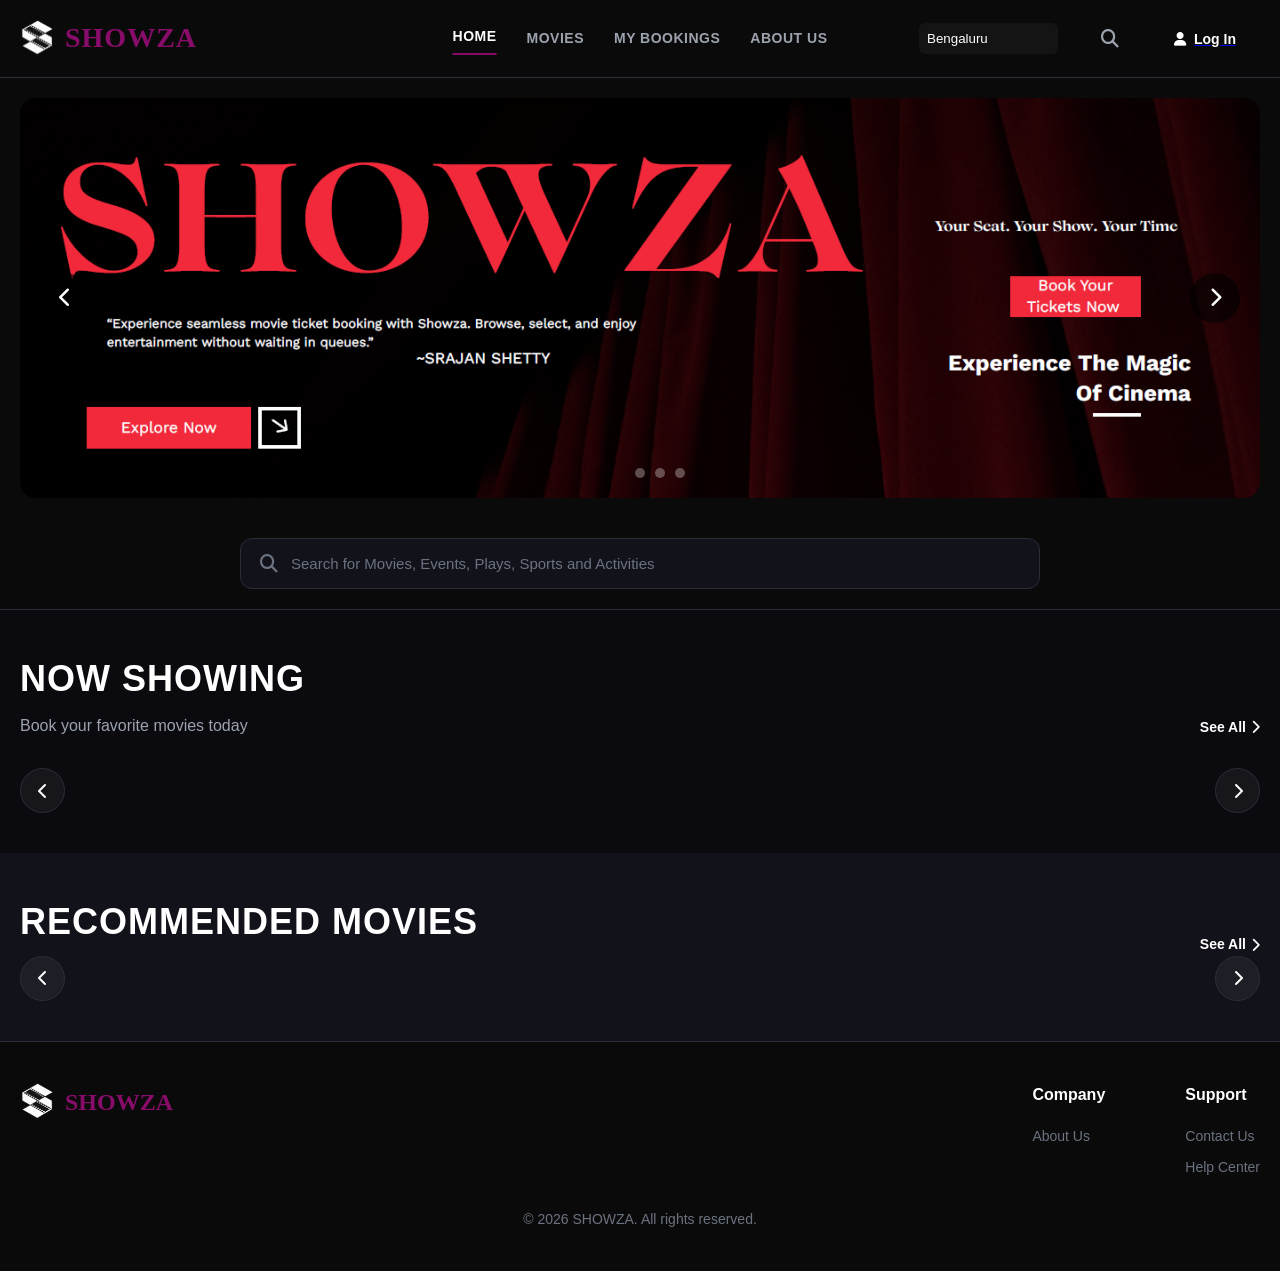
<file: frontend/index.html>
<!DOCTYPE html>
<html lang="en">

<head>
    <meta charset="UTF-8">
    <meta name="viewport" content="width=device-width, initial-scale=1.0">
    <title>SHOWZA</title>
    <link rel="stylesheet" href="css/style.css">
    <link href="https://cdnjs.cloudflare.com/ajax/libs/font-awesome/6.4.0/css/all.min.css" rel="stylesheet">
</head>

<body>

    <nav class="navbar">
        <div class="nav-container">
            <div class="nav-left">
                <a href="index.html" class="logo">
                    <img src="img/logo.png" alt="logo">
                    <span class="logo-text">SHOWZA</span>
                </a>
                <ul class="nav-links">
                    <li><a href="index.html">HOME</a></li>
                    <li><a href="movie.html">MOVIES</a></li>
                    <li><a href="mybookings.html">MY BOOKINGS</a></li>
                    <li><a href="aboutus.html">ABOUT US</a></li>
                </ul>
            </div>
            <div class="nav-right">
                <div class="location-selector">
                    <select class="city-dropdown">
                        <option>Bengaluru</option>
                        <option>Mumbai</option>
                        <option>Delhi</option>
                        <option>Hyderabad</option>
                        <option>Chennai</option>
                        <option>Kolkata</option>
                        <option>Pune</option>
                        <option>Ahmedabad</option>
                        <option>Jaipur</option>
                        <option>Lucknow</option>
                        <option>Chandigarh</option>
                        <option>Indore</option>
                        <option>Bhopal</option>
                        <option>Surat</option>
                        <option>Nagpur</option>
                        <option>Patna</option>
                        <option>Ranchi</option>
                        <option>Varanasi</option>
                        <option>Kanpur</option>
                        <option>Agra</option>
                        <option>Meerut</option>
                        <option>Amritsar</option>
                        <option>Ludhiana</option>
                        <option>Jalandhar</option>
                        <option>Dehradun</option>
                        <option>Shimla</option>
                        <option>Panaji</option>
                        <option>Mangaluru</option>
                        <option>Mysuru</option>
                        <option>Hubballi</option>
                        <option>Belagavi</option>
                        <option>Vijayawada</option>
                        <option>Visakhapatnam</option>
                        <option>Tirupati</option>
                        <option>Warangal</option>
                        <option>Coimbatore</option>
                        <option>Madurai</option>
                        <option>Salem</option>
                        <option>Tiruchirappalli</option>
                        <option>Kochi</option>
                        <option>Thiruvananthapuram</option>
                        <option>Kozhikode</option>
                        <option>Thrissur</option>
                        <option>Guwahati</option>
                        <option>Shillong</option>
                        <option>Imphal</option>
                        <option>Itanagar</option>
                        <option>Aizawl</option>
                        <option>Gangtok</option>
                        <option>Bhavnagar</option>
                        <option>Rajkot</option>
                        <option>Vadodara</option>
                        <option>Nashik</option>
                        <option>Aurangabad</option>
                        <option>Kolhapur</option>
                        <option>Solapur</option>
                        <option>Udaipur</option>
                        <option>Jodhpur</option>
                        <option>Kota</option>
                        <option>Ajmer</option>
                    </select>
                </div>
                <div id="profileContainer" class="profile-container" style="display:none;">

                    <div id="profileAvatar" class="profile-avatar">
                        AS
                    </div>

                    <div id="profileDropdown" class="profile-dropdown">

                        <p id="profileEmail"></p>

                        <button id="logoutBtn">Logout</button>

                    </div>

                </div>
                <button class="search-btn"><i class="fas fa-search"></i></button>
                <a href="login.html">
                    <button id="signinbtn" class="sign-in-btn">
                        <i class="fas fa-user"></i>
                        Log In
                    </button>
                </a>

            </div>
        </div>
    </nav>

    
    <section class="hero-section">
        <div class="carousel-container">
            <button class="carousel-arrow left"><i class="fas fa-chevron-left"></i></button>

            <div class="carousel-slide active">
                <div class="slide-content">
                    <img src="img/poster1.png" alt="Movie">
                </div>
            </div>

            <div class="carousel-slide">
                <div class="slide-content">
                    <img src="img/poster2.png" alt="Movie">
                </div>
            </div>
            <div class="carousel-slide">
                <div class="slide-content">
                    <img src="img/poster3.png" alt="Movie">
                </div>
            </div>

            <button class="carousel-arrow right"><i class="fas fa-chevron-right"></i></button>

            <div class="carousel-dots">
                <span class="dot active"></span>
                <span class="dot"></span>
                <span class="dot"></span>
                <span class="dot"></span>
            </div>
        </div>
    </section>

    
    <div class="search-bar-container reveal" id="searchSection">
        <div class="search-box">
            <i class="fas fa-search"></i>
            <input type="text" placeholder="Search for Movies, Events, Plays, Sports and Activities">
        </div>
    </div>

    
    <section class="movies-section reveal">
        <div class="section-header">
            <div class="title-group">
                <h2>NOW SHOWING</h2>
                <p>Book your favorite movies today</p>
            </div>
            <a href="movie.html" class="see-all">See All <i class="fas fa-chevron-right"></i></a>
        </div>

        <div class="movies-carousel">
            <button class="nav-arrow left"><i class="fas fa-chevron-left"></i></button>

            <div class="movies-grid" id="moviesContainer">

            </div>

            <button class="nav-arrow right"><i class="fas fa-chevron-right"></i></button>
        </div>
    </section>

    
    <section class="movies-section recommended reveal">
        <div class="section-header">
            <div class="title-group">
                <h2>Recommended Movies</h2>
            </div>
            <a href="movie.html" class="see-all">
                See All <i class="fas fa-chevron-right"></i>
            </a>
        </div>

        <div class="movies-carousel">
            <button class="nav-arrow left">
                <i class="fas fa-chevron-left"></i>
            </button>

            
            <div class="movies-grid" id="recommendedContainer">
            </div>

            <button class="nav-arrow right">
                <i class="fas fa-chevron-right"></i>
            </button>
        </div>
    </section>

    
    <footer class="footer reveal">
        <div class="footer-content">
            <div class="footer-logo">
                <img src="img/logo.png" alt="logo">
                <span class="footertext">SHOWZA</span>
            </div>

            <div class="footer-links">

                <div class="footer-column">
                    <h4>Company</h4>
                    <a href="aboutus.html">About Us</a>
                </div>

                <div class="footer-column">
                    <h4>Support</h4>
                    <a href="https://github.com/SRAJANSHETTY8">Contact Us</a>
                    <a href="https://github.com/SRAJANSHETTY8">Help Center</a>
                </div>
            </div>
            <p>&copy; 2026 SHOWZA. All rights reserved.</p>
        </div>
    </footer>
    <script src="js/script.js"></script>
</body>

</html>
</file>
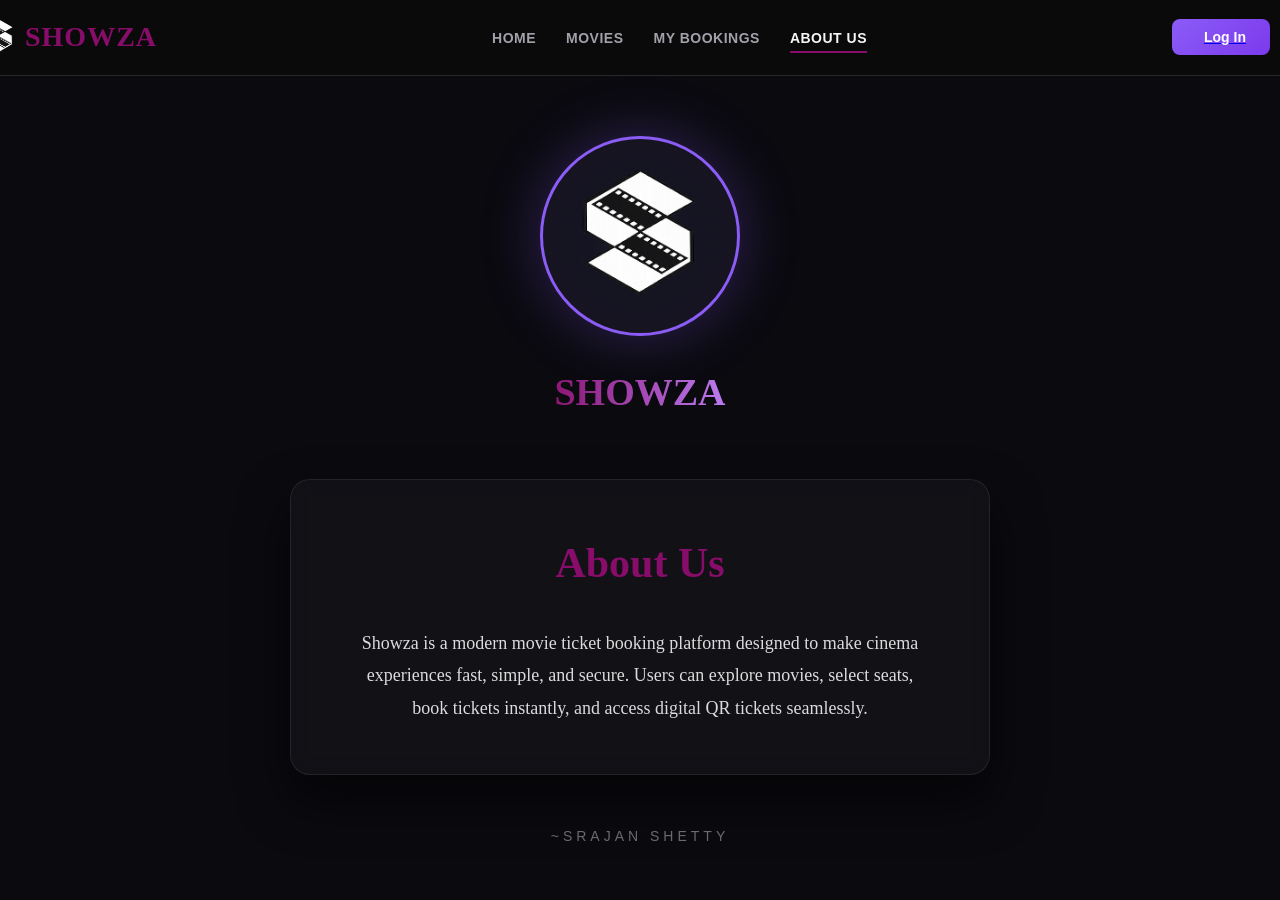
<file: frontend/aboutus.html>
<!DOCTYPE html>
<html lang="en">

<head>
    <meta charset="UTF-8">
    <meta name="viewport" content="width=device-width, initial-scale=1.0">
    <title>About Us</title>
    <link rel="stylesheet" href="css/aboutus.css">
    <link rel="preload" as="image" href="img/poster1.png">
    <link rel="preload" as="image" href="img/poster2.png">
    <link rel="preload" as="image" href="img/poster3.png">

</head>

<body>
    <nav class="navbar">
        <div class="nav-container">
            <div class="nav-left">
                <a href="index.html" class="logo">
                    <img src="img/logo.png" alt="logo">
                    <span class="logo-text">SHOWZA</span>
                </a>
                <ul class="nav-links">
                    <li><a href="index.html">HOME</a></li>
                    <li><a href="movie.html">MOVIES</a></li>
                    <li><a href="mybookings.html">MY BOOKINGS</a></li>
                    <li><a href="aboutus.html">ABOUT US</a></li>
                </ul>
            </div>
            <div class="nav-right">
                <div id="profileContainer" class="profile-container" style="display:none;">

                    <div id="profileAvatar" class="profile-avatar">
                        AS
                    </div>

                    <div id="profileDropdown" class="profile-dropdown">

                        <p id="profileEmail"></p>

                        <button id="logoutBtn">Logout</button>

                    </div>

                </div>
                <a href="login.html">
                    <button id="signinbtn" class="sign-in-btn">
                        <i class="fas fa-user"></i>
                        Log In
                    </button>
                </a>

            </div>
        </div>
    </nav>

    <div class="logo-container">

        <div class="logo-circle">
            <img src="img/logo.png" alt="SHOWZA Logo">
        </div>

        <h2 class="logo-name">SHOWZA</h2>

    </div>

    
    <div class="about-box">

        <h1>About Us</h1>

        <p>
            Showza is a modern movie ticket booking platform designed to make cinema experiences fast, simple, and
            secure.
            Users can explore movies, select seats, book tickets instantly, and access digital QR tickets seamlessly.
        </p>

    </div>

    <p class="tagline">~SRAJAN SHETTY</p>
    <script src="js/aboutus.js"></script>
</body>

</html>
</file>
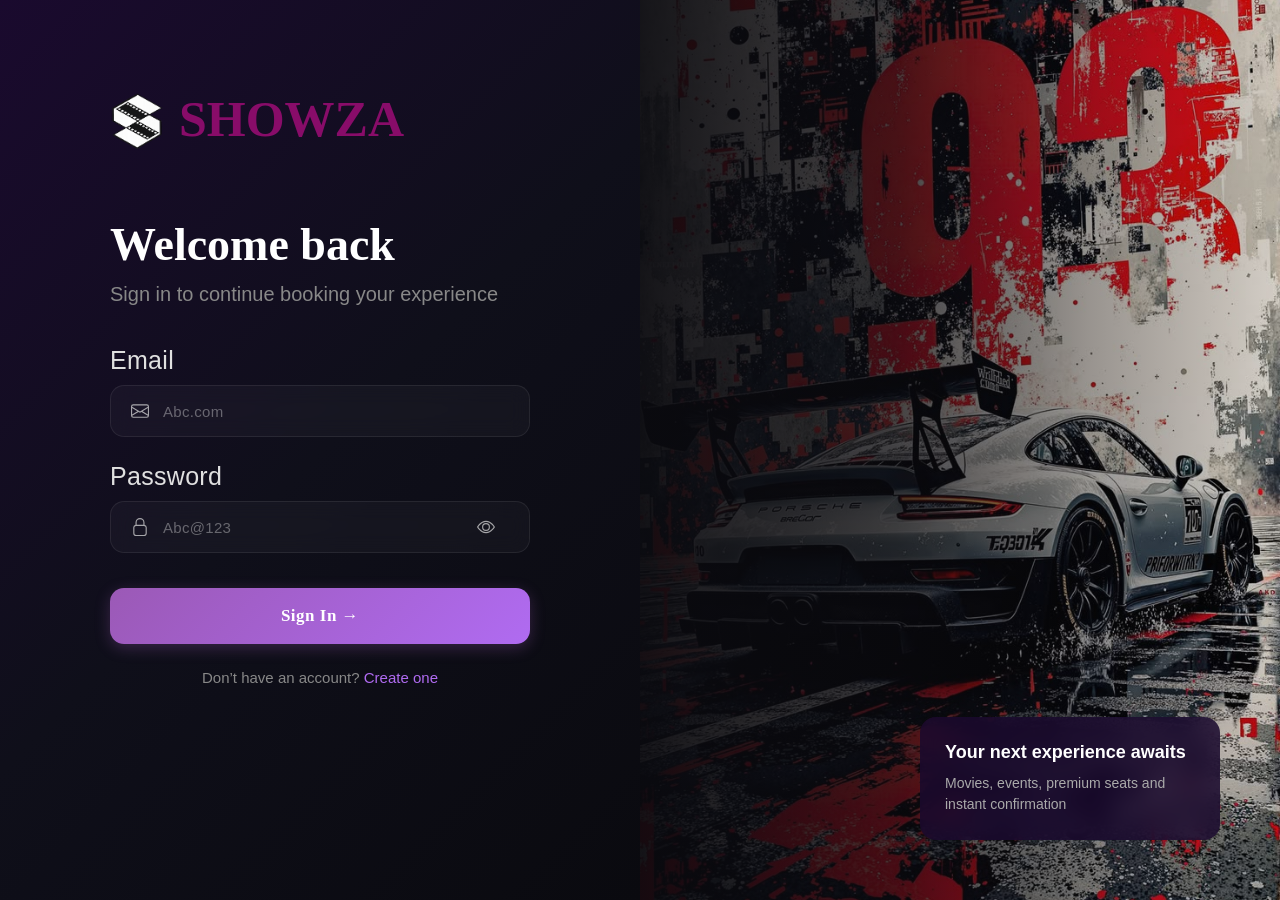
<file: frontend/login.html>
<!DOCTYPE html>
<html lang="en">

<head>
    <meta charset="UTF-8">
    <meta name="viewport" content="width=device-width, initial-scale=1.0">
    <title>Login</title>
    <link rel="stylesheet" href="css/login.css">
</head>

<body>

    <div class="container">

        
        <div class="login-section">

            <div class="logo">
                <div class="logo-icon">
                    <img src="img/logo.png" alt="logo">
                </div>
                <span class="logo-text">SHOWZA</span>
            </div>

            <div class="login-content">

                <h1 class="welcome-title">Welcome back</h1>
                <p class="welcome-subtitle">
                    Sign in to continue booking your experience
                </p>

                <form id="loginForm"  class="login-form" autocomplete="off">

                    <div class="form-group">
                        <label>Email</label>
                        <div class="input-wrapper">
                            <svg xmlns="http://www.w3.org/2000/svg" width="16" height="16" fill="currentColor"
                                class="bi bi-envelope" viewBox="0 0 16 16">
                                <path
                                    d="M0 4a2 2 0 0 1 2-2h12a2 2 0 0 1 2 2v8a2 2 0 0 1-2 2H2a2 2 0 0 1-2-2zm2-1a1 1 0 0 0-1 1v.217l7 4.2 7-4.2V4a1 1 0 0 0-1-1zm13 2.383-4.708 2.825L15 11.105zm-.034 6.876-5.64-3.471L8 9.583l-1.326-.795-5.64 3.47A1 1 0 0 0 2 13h12a1 1 0 0 0 .966-.741M1 11.105l4.708-2.897L1 5.383z" />
                            </svg>
                            <input type="email" id="username" autocomplete="off" placeholder="Abc.com">
                        </div>
                    </div>

                    <div class="form-group">
                        <label>Password</label>

                        <div class="input-wrapper password-wrapper">

                           
                            <svg xmlns="http://www.w3.org/2000/svg" width="16" height="16" fill="currentColor"
                                class="bi bi-lock" viewBox="0 0 16 16">
                                <path fill-rule="evenodd"
                                    d="M8 0a4 4 0 0 1 4 4v2.05a2.5 2.5 0 0 1 2 2.45v5a2.5 2.5 0 0 1-2.5 2.5h-7A2.5 2.5 0 0 1 2 13.5v-5a2.5 2.5 0 0 1 2-2.45V4a4 4 0 0 1 4-4M4.5 7A1.5 1.5 0 0 0 3 8.5v5A1.5 1.5 0 0 0 4.5 15h7a1.5 1.5 0 0 0 1.5-1.5v-5A1.5 1.5 0 0 0 11.5 7zM8 1a3 3 0 0 0-3 3v2h6V4a3 3 0 0 0-3-3" />
                            </svg>

                            
                            <input id="passwordInput" type="password" autocomplete="new-password" placeholder="Abc@123">

                            
                            <span class="toggle-password" onclick="togglePassword()">

                                
                                <svg id="eyeOpen" xmlns="http://www.w3.org/2000/svg" width="16" height="16"
                                    fill="currentColor" class="bi bi-eye" viewBox="0 0 16 16">
                                    <path
                                        d="M16 8s-3-5.5-8-5.5S0 8 0 8s3 5.5 8 5.5S16 8 16 8M1.173 8a13 13 0 0 1 1.66-2.043C4.12 4.668 5.88 3.5 8 3.5s3.879 1.168 5.168 2.457A13 13 0 0 1 14.828 8q-.086.13-.195.288c-.335.48-.83 1.12-1.465 1.755C11.879 11.332 10.119 12.5 8 12.5s-3.879-1.168-5.168-2.457A13 13 0 0 1 1.172 8z" />
                                    <path
                                        d="M8 5.5a2.5 2.5 0 1 0 0 5 2.5 2.5 0 0 0 0-5M4.5 8a3.5 3.5 0 1 1 7 0 3.5 3.5 0 0 1-7 0" />
                                </svg>

                                
                                <svg id="eyeClosed" xmlns="http://www.w3.org/2000/svg" width="16" height="16"
                                    fill="currentColor" class="bi bi-eye-slash" viewBox="0 0 16 16">
                                    <path
                                        d="M13.359 11.238C15.06 9.72 16 8 16 8s-3-5.5-8-5.5a7 7 0 0 0-2.79.588l.77.771A6 6 0 0 1 8 3.5c2.12 0 3.879 1.168 5.168 2.457A13 13 0 0 1 14.828 8q-.086.13-.195.288c-.335.48-.83 1.12-1.465 1.755q-.247.248-.517.486z" />
                                    <path
                                        d="M11.297 9.176a3.5 3.5 0 0 0-4.474-4.474l.823.823a2.5 2.5 0 0 1 2.829 2.829zm-2.943 1.299.822.822a3.5 3.5 0 0 1-4.474-4.474l.823.823a2.5 2.5 0 0 0 2.829 2.829" />
                                    <path
                                        d="M3.35 5.47q-.27.24-.518.487A13 13 0 0 0 1.172 8l.195.288c.335.48.83 1.12 1.465 1.755C4.121 11.332 5.881 12.5 8 12.5c.716 0 1.39-.133 2.02-.36l.77.772A7 7 0 0 1 8 13.5C3 13.5 0 8 0 8s.939-1.721 2.641-3.238l.708.709zm10.296 8.884-12-12 .708-.708 12 12z" />
                                </svg>

                            </span>

                        </div>
                    </div>


                    <button type="submit"  class="sign-in-btn">Sign In →</button>

                </form>

                <p class="signup-link">
                    Don’t have an account? <a href="register.html">Create one</a>
                </p>

            </div>
        </div>

        
        <div class="image-section">
            <img src="img/SPI.jpeg" class="rightimg">

            <div class="experience-card">
                <h3>Your next experience awaits</h3>
                <p>Movies, events, premium seats and instant confirmation</p>
            </div>
        </div>

    </div>
<script src="js/login.js"></script>
</body>
</html>
</file>
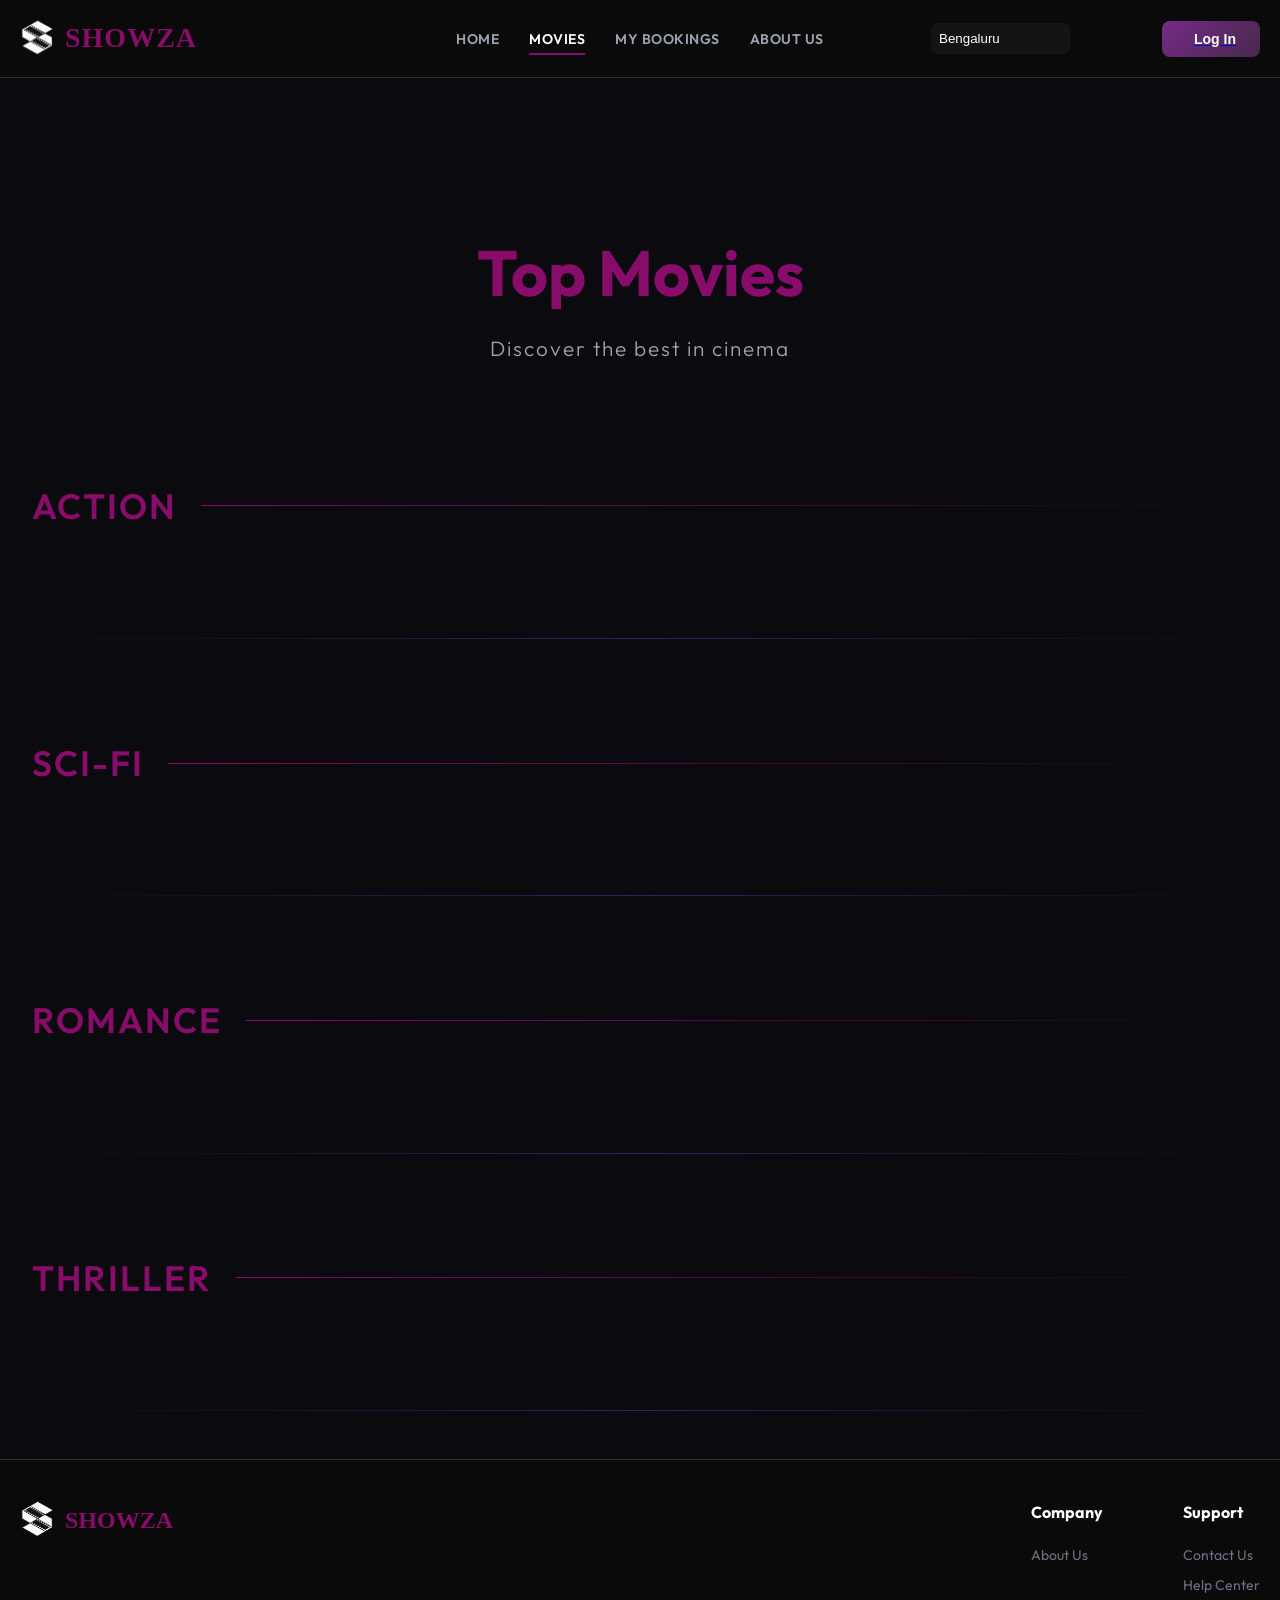
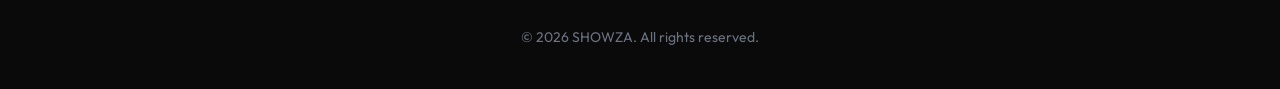
<file: frontend/movie.html>
<!DOCTYPE html>
<html lang="en">

<head>
    <meta charset="UTF-8">
    <meta name="viewport" content="width=device-width, initial-scale=1.0">
    <title>Top Movies</title>
    <link rel="stylesheet" href="css/movies.css">
    <link href="https://fonts.googleapis.com/css2?family=Outfit:wght@300;400;600;700&display=swap" rel="stylesheet">
</head>

<body>
    <nav class="navbar">
        <div class="nav-container">
            <div class="nav-left">
                <a href="index.html" class="logo">
                    <img src="img/logo.png" alt="logo">
                    <span class="logo-text">SHOWZA</span>
                </a>
                <ul class="nav-links">
                    <li><a href="index.html">HOME</a></li>
                    <li><a href="movie.html">MOVIES</a></li>
                    <li><a href="mybookings.html">MY BOOKINGS</a></li>
                    <li><a href="aboutus.html">ABOUT US</a></li>
                </ul>
            </div>
            <div class="nav-right">
                <div class="location-selector">
                    <select class="city-dropdown">
                        <option>Bengaluru</option>
                        <option>Mumbai</option>
                        <option>Delhi</option>
                        <option>Hyderabad</option>
                        <option>Chennai</option>
                        <option>Kolkata</option>
                        <option>Pune</option>
                        <option>Ahmedabad</option>
                        <option>Jaipur</option>
                        <option>Lucknow</option>
                        <option>Chandigarh</option>
                        <option>Indore</option>
                        <option>Bhopal</option>
                        <option>Surat</option>
                        <option>Nagpur</option>
                        <option>Patna</option>
                        <option>Ranchi</option>
                        <option>Varanasi</option>
                        <option>Kanpur</option>
                        <option>Agra</option>
                        <option>Meerut</option>
                        <option>Amritsar</option>
                        <option>Ludhiana</option>
                        <option>Jalandhar</option>
                        <option>Dehradun</option>
                        <option>Shimla</option>
                        <option>Panaji</option>
                        <option>Mangaluru</option>
                        <option>Mysuru</option>
                        <option>Hubballi</option>
                        <option>Belagavi</option>
                        <option>Vijayawada</option>
                        <option>Visakhapatnam</option>
                        <option>Tirupati</option>
                        <option>Warangal</option>
                        <option>Coimbatore</option>
                        <option>Madurai</option>
                        <option>Salem</option>
                        <option>Tiruchirappalli</option>
                        <option>Kochi</option>
                        <option>Thiruvananthapuram</option>
                        <option>Kozhikode</option>
                        <option>Thrissur</option>
                        <option>Guwahati</option>
                        <option>Shillong</option>
                        <option>Imphal</option>
                        <option>Itanagar</option>
                        <option>Aizawl</option>
                        <option>Gangtok</option>
                        <option>Bhavnagar</option>
                        <option>Rajkot</option>
                        <option>Vadodara</option>
                        <option>Nashik</option>
                        <option>Aurangabad</option>
                        <option>Kolhapur</option>
                        <option>Solapur</option>
                        <option>Udaipur</option>
                        <option>Jodhpur</option>
                        <option>Kota</option>
                        <option>Ajmer</option>
                    </select>
                </div>
                <div id="profileContainer" class="profile-container" style="display:none;">

                    <div id="profileAvatar" class="profile-avatar">
                        AS
                    </div>

                    <div id="profileDropdown" class="profile-dropdown">

                        <p id="profileEmail"></p>

                        <button id="logoutBtn">Logout</button>

                    </div>

                </div>
                <button class="search-btn"><i class="fas fa-search"></i></button>
                <a href="login.html">
                    <button id="signinbtn" class="sign-in-btn">
                        <i class="fas fa-user"></i>
                        Log In
                    </button>
                </a>

            </div>
        </div>
    </nav>


    
    <header class="hero">
        <div class="hero-content">
            <h1 class="hero-title">Top Movies</h1>
            <p class="hero-subtitle">Discover the best in cinema</p>
        </div>
        <div class="hero-glow"></div>
    </header>

   
    <section id="action" class="movie-section">
        <div class="section-header">
            <h2 class="section-title">Action</h2>
            <div class="section-line"></div>
        </div>
        <div class="movies-grid" id="actionContainer"></div>
    </section>

    
    <section id="scifi" class="movie-section">
        <div class="section-header">
            <h2 class="section-title">Sci-Fi</h2>
            <div class="section-line"></div>
        </div>
        <div class="movies-grid" id="scifiContainer"></div>
    </section>

    
    <section id="romance" class="movie-section">
        <div class="section-header">
            <h2 class="section-title">Romance</h2>
            <div class="section-line"></div>
        </div>
        <div class="movies-grid" id="romanceContainer"></div>
    </section>

    
    <section id="thriller" class="movie-section">
        <div class="section-header">
            <h2 class="section-title">Thriller</h2>
            <div class="section-line"></div>
        </div>
        <div class="movies-grid" id="thrillerContainer"></div>
    </section>

    
    <footer class="footer">
        <div class="footer-content">
            <div class="footer-logo">
                <img src="img/logo.png" alt="logo">
                <span class="footertext">SHOWZA</span>
            </div>

            <div class="footer-links">

                <div class="footer-column">
                    <h4>Company</h4>
                    <a href="aboutus.html">About Us</a>
                </div>

                <div class="footer-column">
                    <h4>Support</h4>
                    <a href="https://github.com/SRAJANSHETTY8">Contact Us</a>
                    <a href="https://github.com/SRAJANSHETTY8">Help Center</a>
                </div>

            </div>
            <p>&copy; 2026 SHOWZA. All rights reserved.</p>
        </div>
    </footer>

    <script src="js/movie.js"></script>
</body>

</html>
</file>
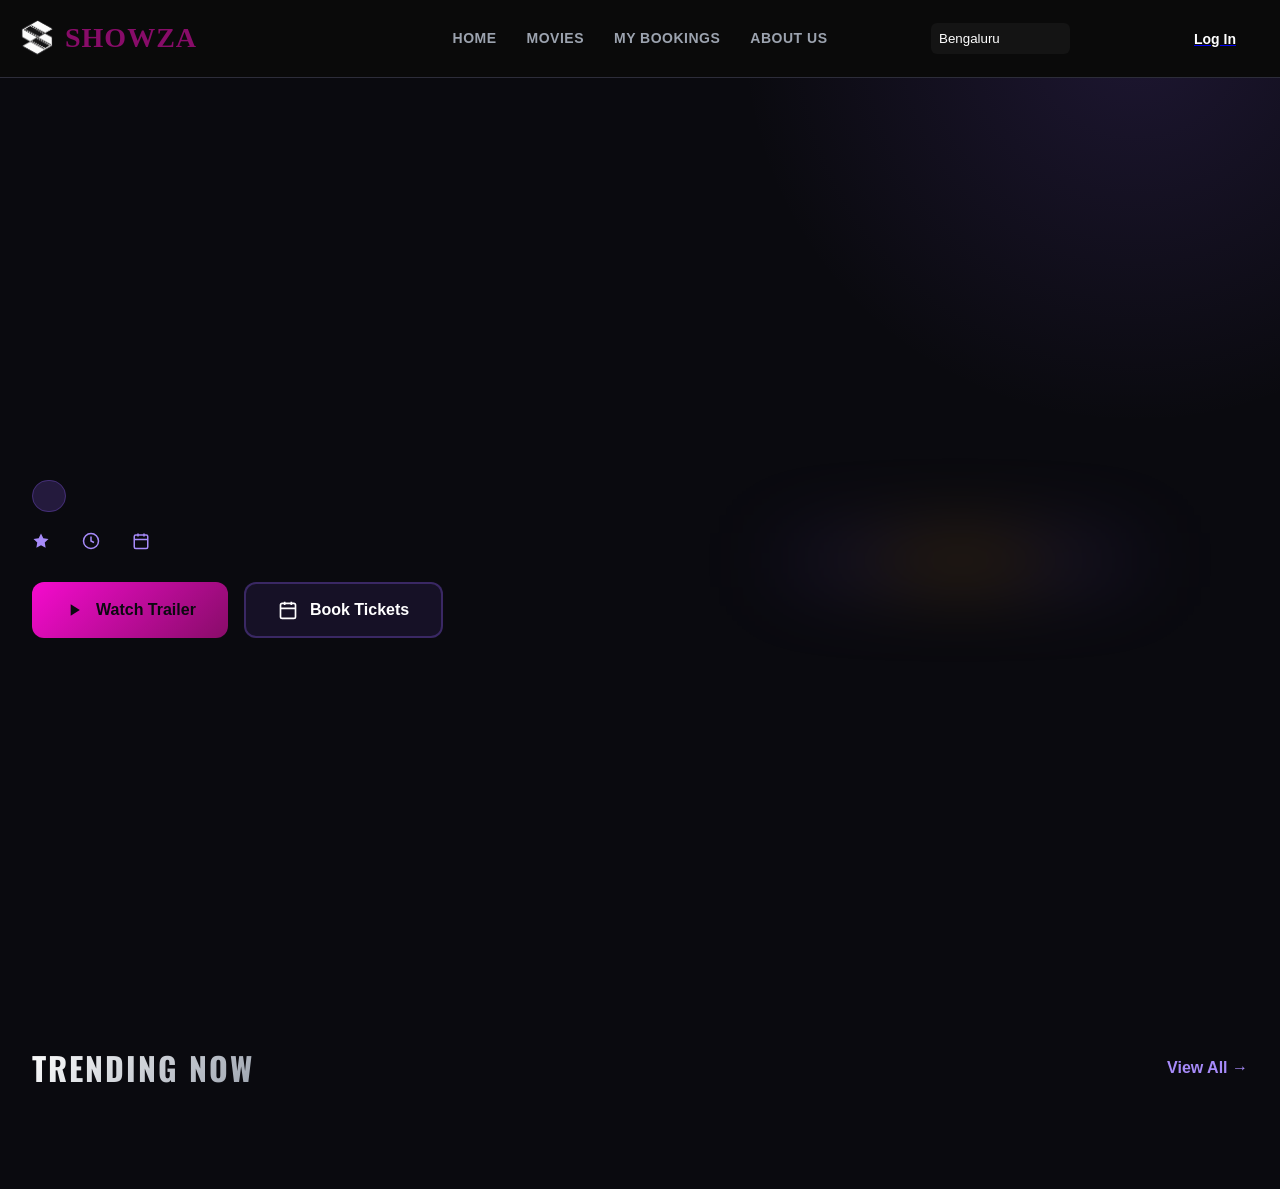
<file: frontend/movieinfo.html>
<!DOCTYPE html>
<html lang="en">

<head>
    <meta charset="UTF-8">
    <meta name="viewport" content="width=device-width, initial-scale=1.0">
    <title>MovieInfo</title>
    <link rel="stylesheet" href="css/movieinfo.css">
    <link rel="preconnect" href="https://fonts.googleapis.com">
    <link rel="preconnect" href="https://fonts.gstatic.com" crossorigin>
    <link
        href="https://fonts.googleapis.com/css2?family=Inter:wght@400;500;600;700&family=Oswald:wght@400;500;600;700&display=swap"
        rel="stylesheet">
</head>

<body>
<nav class="navbar">
        <div class="nav-container">
            <div class="nav-left">
                <a href="index.html" class="logo">
                    <img src="img/logo.png" alt="logo">
                    <span class="logo-text">SHOWZA</span>
                </a>
                <ul class="nav-links">
                    <li><a href="index.html">HOME</a></li>
                    <li><a href="movie.html">MOVIES</a></li>
                    <li><a href="mybookings.html">MY BOOKINGS</a></li>
                    <li><a href="aboutus.html">ABOUT US</a></li>
                </ul>
            </div>
            <div class="nav-right">
                <div class="location-selector">
                    <select class="city-dropdown">
                        <option>Bengaluru</option>
                        <option>Mumbai</option>
                        <option>Delhi</option>
                        <option>Hyderabad</option>
                        <option>Chennai</option>
                        <option>Kolkata</option>
                        <option>Pune</option>
                        <option>Ahmedabad</option>
                        <option>Jaipur</option>
                        <option>Lucknow</option>
                        <option>Chandigarh</option>
                        <option>Indore</option>
                        <option>Bhopal</option>
                        <option>Surat</option>
                        <option>Nagpur</option>
                        <option>Patna</option>
                        <option>Ranchi</option>
                        <option>Varanasi</option>
                        <option>Kanpur</option>
                        <option>Agra</option>
                        <option>Meerut</option>
                        <option>Amritsar</option>
                        <option>Ludhiana</option>
                        <option>Jalandhar</option>
                        <option>Dehradun</option>
                        <option>Shimla</option>
                        <option>Panaji</option>
                        <option>Mangaluru</option>
                        <option>Mysuru</option>
                        <option>Hubballi</option>
                        <option>Belagavi</option>
                        <option>Vijayawada</option>
                        <option>Visakhapatnam</option>
                        <option>Tirupati</option>
                        <option>Warangal</option>
                        <option>Coimbatore</option>
                        <option>Madurai</option>
                        <option>Salem</option>
                        <option>Tiruchirappalli</option>
                        <option>Kochi</option>
                        <option>Thiruvananthapuram</option>
                        <option>Kozhikode</option>
                        <option>Thrissur</option>
                        <option>Guwahati</option>
                        <option>Shillong</option>
                        <option>Imphal</option>
                        <option>Itanagar</option>
                        <option>Aizawl</option>
                        <option>Gangtok</option>
                        <option>Bhavnagar</option>
                        <option>Rajkot</option>
                        <option>Vadodara</option>
                        <option>Nashik</option>
                        <option>Aurangabad</option>
                        <option>Kolhapur</option>
                        <option>Solapur</option>
                        <option>Udaipur</option>
                        <option>Jodhpur</option>
                        <option>Kota</option>
                        <option>Ajmer</option>
                    </select>
                </div>
                <div id="profileContainer" class="profile-container" style="display:none;">

                    <div id="profileAvatar" class="profile-avatar">
                        AS
                    </div>

                    <div id="profileDropdown" class="profile-dropdown">

                        <p id="profileEmail"></p>

                        <button id="logoutBtn">Logout</button>

                    </div>

                </div>
                <button class="search-btn"><i class="fas fa-search"></i></button>
                <a href="login.html">
                    <button id="signinbtn" class="sign-in-btn">
                        <i class="fas fa-user"></i>
                        Log In
                    </button>
                </a>

            </div>
        </div>
    </nav>

    
    <section class="hero">
        <div class="hero-container">
            <div class="hero-content">
                
                <span id="movieGenre" class="tag tag-secondary"></span>


                
                <h1 class="movie-title">
                    <span id="movieTitleWhite" class="title-white"></span>
                    <span id="movieTitleAccent" class="title-accent"></span>
                </h1>



                
                <div class="movie-meta">
                    <div class="meta-item rating">
                        <svg class="meta-icon" viewBox="0 0 24 24" fill="currentColor">
                            <path
                                d="M12 2l3.09 6.26L22 9.27l-5 4.87 1.18 6.88L12 17.77l-6.18 3.25L7 14.14 2 9.27l6.91-1.01L12 2z" />
                        </svg>
                        <span class="meta-text"><strong id="movieRating"></strong></span>
                    </div>
                    <div class="meta-item duration">
                        <svg class="meta-icon" viewBox="0 0 24 24" fill="none" stroke="currentColor" stroke-width="2">
                            <circle cx="12" cy="12" r="10" />
                            <polyline points="12 6 12 12 16 14" />
                        </svg>
                        <span id="movieDuration"></span>
                    </div>
                    <div class="meta-item year">
                        <svg class="meta-icon" viewBox="0 0 24 24" fill="none" stroke="currentColor" stroke-width="2">
                            <rect x="3" y="4" width="18" height="18" rx="2" ry="2" />
                            <line x1="16" y1="2" x2="16" y2="6" />
                            <line x1="8" y1="2" x2="8" y2="6" />
                            <line x1="3" y1="10" x2="21" y2="10" />
                        </svg>
                        <span id="movieYear"></span>
                    </div>
                </div>

                
                <p id="movieDescription" class="movie-description"></p>

                
                <div class="action-buttons">
                    <button class="btn btn-primary btn-watch">
                        <svg class="btn-icon" viewBox="0 0 24 24" fill="currentColor">
                            <path d="M8 5v14l11-7z" />
                        </svg>
                        Watch Trailer
                    </button>
                    <button class="btn btn-secondary btn-book">
                        <svg class="btn-icon" viewBox="0 0 24 24" fill="none" stroke="currentColor" stroke-width="2">
                            <rect x="3" y="4" width="18" height="18" rx="2" ry="2" />
                            <line x1="16" y1="2" x2="16" y2="6" />
                            <line x1="8" y1="2" x2="8" y2="6" />
                            <line x1="3" y1="10" x2="21" y2="10" />
                            <path d="M8 14h.01" />
                            <path d="M12 14h.01" />
                            <path d="M16 14h.01" />
                            <path d="M8 18h.01" />
                            <path d="M12 18h.01" />
                            <path d="M16 18h.01" />
                        </svg>
                        Book Tickets
                    </button>
                </div>
            </div>

            
            <div class="hero-image-container">
                <div class="hero-image-wrapper">
                    <img id="moviePoster" class="hero-image">

                    <div class="image-glow"></div>
                </div>
            </div>
        </div>
    </section>

    
    <section class="trending">
        <div class="trending-header">
            <h2 class="trending-title">Trending Now</h2>
            <a href="movie.html" class="view-all">View All →</a>
        </div>

        <div class="movies-grid" id="trendingContainer">
        </div>
    </section>

    <script src="js/movieinfo.js"></script>
</body>

</html>
</file>
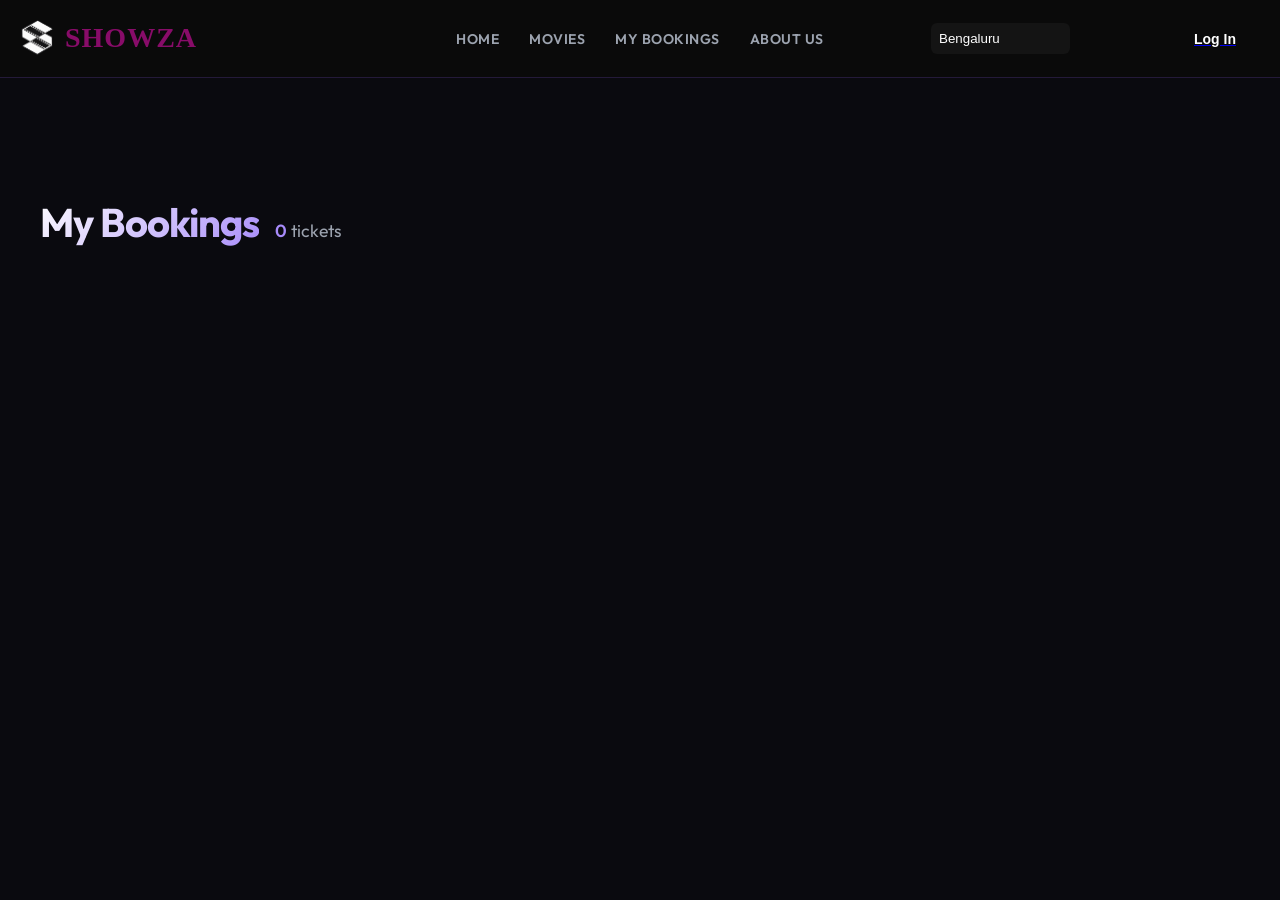
<file: frontend/mybookings.html>
<!DOCTYPE html>
<html lang="en">
<head>
    <meta charset="UTF-8">
    <meta name="viewport" content="width=device-width, initial-scale=1.0">
    <title>My Bookings</title>
    <link rel="preconnect" href="https://fonts.googleapis.com">
    <link rel="preconnect" href="https://fonts.gstatic.com" crossorigin>
    <link href="https://fonts.googleapis.com/css2?family=Outfit:wght@300;400;500;600;700;800&display=swap" rel="stylesheet">
    <link rel="stylesheet" href="css/mybookings.css">
</head>
<body>

    
    <nav class="navbar">
        <div class="nav-container">
            <div class="nav-left">
                <a href="index.html" class="logo">
                    <img src="img/logo.png" alt="logo">
                    <span class="logo-text">SHOWZA</span>
                </a>
                <ul class="nav-links">
                    <li><a href="index.html">HOME</a></li>
                    <li><a href="movie.html">MOVIES</a></li>
                    <li><a href="mybookings.html">MY BOOKINGS</a></li>
                    <li><a href="aboutus.html">ABOUT US</a></li>
                </ul>
            </div>

            <div class="nav-right">

                <div class="location-selector">
                    <select class="city-dropdown">
                        <option>Bengaluru</option>
                        <option>Mumbai</option>
                        <option>Delhi</option>
                        <option>Hyderabad</option>
                        <option>Chennai</option>
                        <option>Kolkata</option>
                        <option>Pune</option>
                        <option>Ahmedabad</option>
                        <option>Jaipur</option>
                        <option>Lucknow</option>
                        <option>Chandigarh</option>
                        <option>Indore</option>
                        <option>Bhopal</option>
                        <option>Surat</option>
                        <option>Nagpur</option>
                        <option>Patna</option>
                        <option>Ranchi</option>
                        <option>Varanasi</option>
                        <option>Kanpur</option>
                        <option>Agra</option>
                        <option>Meerut</option>
                        <option>Amritsar</option>
                        <option>Ludhiana</option>
                        <option>Jalandhar</option>
                        <option>Dehradun</option>
                        <option>Shimla</option>
                        <option>Panaji</option>
                        <option>Mangaluru</option>
                        <option>Mysuru</option>
                        <option>Hubballi</option>
                        <option>Belagavi</option>
                        <option>Vijayawada</option>
                        <option>Visakhapatnam</option>
                        <option>Tirupati</option>
                        <option>Warangal</option>
                        <option>Coimbatore</option>
                        <option>Madurai</option>
                        <option>Salem</option>
                        <option>Tiruchirappalli</option>
                        <option>Kochi</option>
                        <option>Thiruvananthapuram</option>
                        <option>Kozhikode</option>
                        <option>Thrissur</option>
                        <option>Guwahati</option>
                        <option>Shillong</option>
                        <option>Imphal</option>
                        <option>Itanagar</option>
                        <option>Aizawl</option>
                        <option>Gangtok</option>
                        <option>Bhavnagar</option>
                        <option>Rajkot</option>
                        <option>Vadodara</option>
                        <option>Nashik</option>
                        <option>Aurangabad</option>
                        <option>Kolhapur</option>
                        <option>Solapur</option>
                        <option>Udaipur</option>
                        <option>Jodhpur</option>
                        <option>Kota</option>
                        <option>Ajmer</option>
                    </select>
                </div>

                <div id="profileContainer" class="profile-container" style="display:none;">
                    <div id="profileAvatar" class="profile-avatar">AS</div>

                    <div id="profileDropdown" class="profile-dropdown">
                        <p id="profileEmail"></p>
                        <button id="logoutBtn">Logout</button>
                    </div>
                </div>

                <button class="search-btn"><i class="fas fa-search"></i></button>

                <a href="login.html">
                    <button id="signinbtn" class="sign-in-btn">
                        <i class="fas fa-user"></i>
                        Log In
                    </button>
                </a>

            </div>
        </div>
    </nav>


    
    <main class="main-content">

        
        <header class="page-header">
            <div class="header-content">
                <h1 class="page-title">My Bookings</h1>
                <p class="ticket-count"><span id="ticketCount">0</span> tickets</p>
            </div>
        </header>


        
        <div class="bookings-grid" id="bookingsGrid"></div>


        
        <div class="empty-state" id="emptyState" style="display: none;">
            <div class="empty-illustration">
                <svg viewBox="0 0 24 24" fill="none" stroke="currentColor" stroke-width="1.5">
                    <rect x="3" y="3" width="18" height="18" rx="2" ry="2"></rect>
                    <circle cx="9" cy="9" r="2"></circle>
                    <path d="M21 15l-3.086-3.086a2 2 0 0 0-2.828 0L6 21"></path>
                </svg>
            </div>
            <h2 class="empty-title">No Bookings Yet</h2>
            <p class="empty-description">Explore movies and book your first ticket!</p>
            <button class="explore-btn">
                <svg viewBox="0 0 24 24" fill="none" stroke="currentColor" stroke-width="2">
                    <rect x="2" y="3" width="20" height="14" rx="2" ry="2"></rect>
                    <line x1="8" y1="21" x2="16" y2="21"></line>
                    <line x1="12" y1="17" x2="12" y2="21"></line>
                </svg>
                <a href="movie.html">Explore Movies</a>
            </button>
        </div>

    </main>


    
    <div class="modal-overlay" id="ticketModal">
        <div class="modal-container">

            <button class="modal-close" id="closeModal">
                <svg viewBox="0 0 24 24" fill="none" stroke="currentColor" stroke-width="2">
                    <line x1="18" y1="6" x2="6" y2="18"></line>
                    <line x1="6" y1="6" x2="18" y2="18"></line>
                </svg>
            </button>

            <div class="modal-content">

                
                <div class="modal-left">
                    <div class="qr-container">
                        <div class="qr-glow"></div>
                        <div class="qr-code" id="qrCode"></div>
                        <div class="qr-pulse"></div>
                    </div>
                    <p class="qr-caption">Scan this QR at theatre entrance</p>
                </div>

                
                <div class="modal-right">
                    <h2 class="modal-movie-title" id="modalMovieTitle"></h2>

                    <div class="ticket-details">

                        <div class="detail-row">
                            <span class="detail-label">Movie</span>
                            <span class="detail-value" id="detailMovie"></span>
                        </div>

                        <div class="detail-row">
                            <span class="detail-label">Guest</span>
                            <span class="detail-value" id="detailGuest"></span>
                        </div>

                        <div class="detail-row">
                            <span class="detail-label">Theatre</span>
                            <span class="detail-value" id="detailTheatre"></span>
                        </div>

                        <div class="detail-row">
                            <span class="detail-label">Date & Time</span>
                            <span class="detail-value" id="detailShowtime"></span>
                        </div>

                        <div class="detail-row">
                            <span class="detail-label">Seat</span>
                            <span class="detail-value" id="detailSeat"></span>
                        </div>

                        <div class="detail-row">
                            <span class="detail-label">Ticket #</span>
                            <span class="detail-value" id="detailTicketNum"></span>
                        </div>

                        <div class="detail-row">
                            <span class="detail-label">Payment</span>
                            <span class="detail-value" id="detailPayment"></span>
                        </div>

                        <div class="detail-row">
                            <span class="detail-label">Booked On</span>
                            <span class="detail-value" id="detailBookedOn"></span>
                        </div>

                        <div class="detail-row">
                            <span class="detail-label">Amount</span>
                            <span class="detail-value amount" id="detailAmount"></span>
                        </div>

                    </div>

                    <div class="modal-actions">
                        <button class="btn-download" id="downloadBtn">
                            Download Ticket
                        </button>

                        <button class="btn-cancel" id="cancelBtn">
                            Cancel Ticket
                        </button>
                    </div>

                </div>

            </div>
        </div>
    </div>

    <script src="js/mybooking.js"></script>
</body>
</html>
</file>
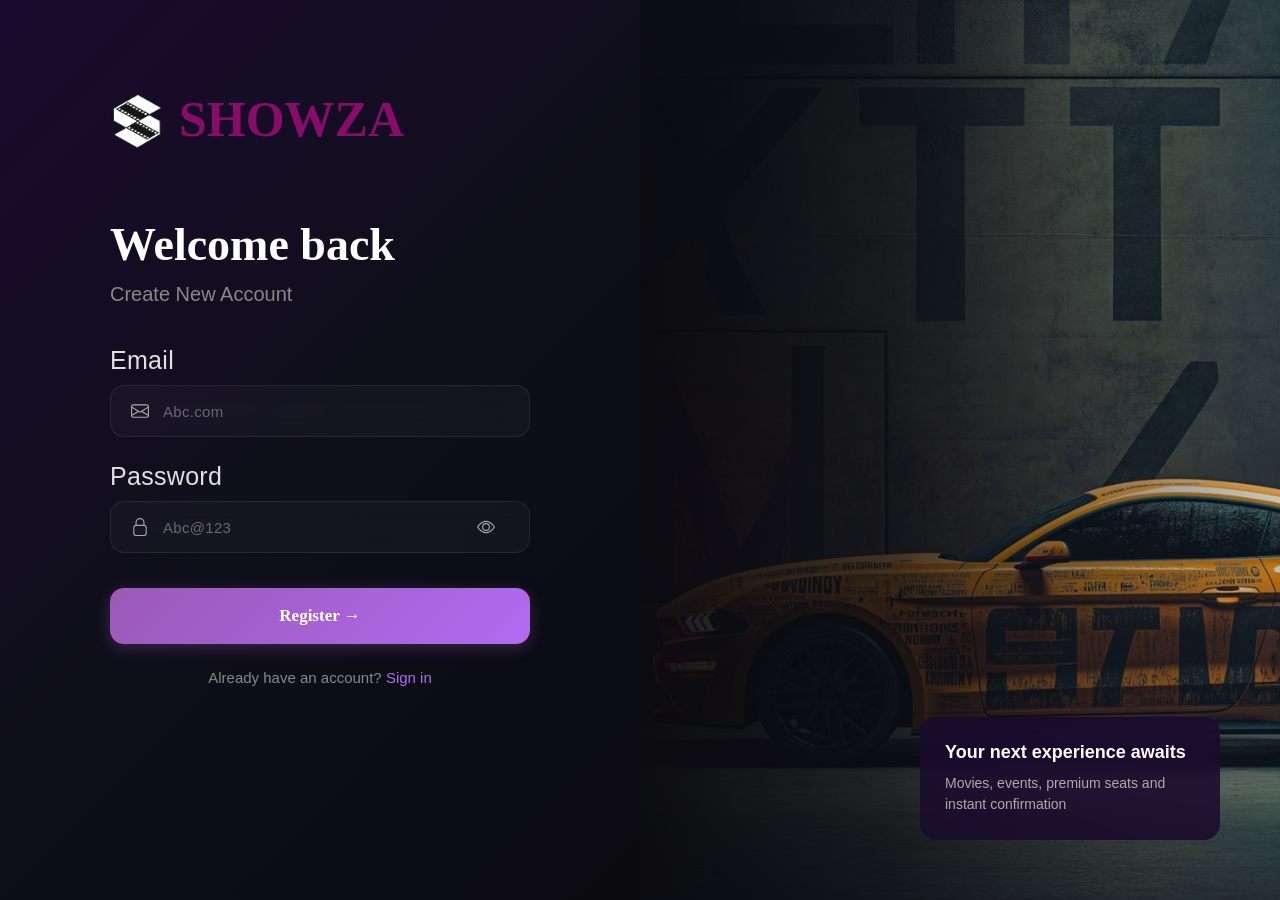
<file: frontend/register.html>
<!DOCTYPE html>
<html lang="en">

<head>
    <meta charset="UTF-8">
    <meta name="viewport" content="width=device-width, initial-scale=1.0">
    <title>Register</title>
    <link rel="stylesheet" href="css/register.css">
</head>

<body>

    <div class="container">

        
        <div class="register-section">

            <div class="logo">
                <div class="logo-icon">
                    <img src="img/logo.png" alt="logo">
                </div>
                <span class="logo-text">SHOWZA</span>
            </div>

            <div class="register-content">

                <h1 class="welcome-title">Welcome back</h1>
                <p class="welcome-subtitle">
                    Create New Account
                </p>

                <form  id="registerForm" class="register-form" autocomplete="off">

                    <div class="form-group">
                        <label>Email</label>
                        <div class="input-wrapper">
                            <svg xmlns="http://www.w3.org/2000/svg" width="16" height="16" fill="currentColor"
                                class="bi bi-envelope" viewBox="0 0 16 16">
                                <path
                                    d="M0 4a2 2 0 0 1 2-2h12a2 2 0 0 1 2 2v8a2 2 0 0 1-2 2H2a2 2 0 0 1-2-2zm2-1a1 1 0 0 0-1 1v.217l7 4.2 7-4.2V4a1 1 0 0 0-1-1zm13 2.383-4.708 2.825L15 11.105zm-.034 6.876-5.64-3.471L8 9.583l-1.326-.795-5.64 3.47A1 1 0 0 0 2 13h12a1 1 0 0 0 .966-.741M1 11.105l4.708-2.897L1 5.383z" />
                            </svg>
                            <input  id="email" type="email" autocomplete="off" placeholder="Abc.com">
                        </div>
                    </div>

                    <div class="form-group">
                        <label>Password</label>

                        <div class="input-wrapper password-wrapper">

                            
                            <svg xmlns="http://www.w3.org/2000/svg" width="16" height="16" fill="currentColor"
                                class="bi bi-lock" viewBox="0 0 16 16">
                                <path fill-rule="evenodd"
                                    d="M8 0a4 4 0 0 1 4 4v2.05a2.5 2.5 0 0 1 2 2.45v5a2.5 2.5 0 0 1-2.5 2.5h-7A2.5 2.5 0 0 1 2 13.5v-5a2.5 2.5 0 0 1 2-2.45V4a4 4 0 0 1 4-4M4.5 7A1.5 1.5 0 0 0 3 8.5v5A1.5 1.5 0 0 0 4.5 15h7a1.5 1.5 0 0 0 1.5-1.5v-5A1.5 1.5 0 0 0 11.5 7zM8 1a3 3 0 0 0-3 3v2h6V4a3 3 0 0 0-3-3" />
                            </svg>

                           
                            <input id="passwordInput" type="password" autocomplete="new-password" placeholder="Abc@123">

                            
                            <span class="toggle-password" onclick="togglePassword()">

                                <svg id="eyeOpen" xmlns="http://www.w3.org/2000/svg" width="16" height="16"
                                    fill="currentColor" class="bi bi-eye" viewBox="0 0 16 16">
                                    <path
                                        d="M16 8s-3-5.5-8-5.5S0 8 0 8s3 5.5 8 5.5S16 8 16 8M1.173 8a13 13 0 0 1 1.66-2.043C4.12 4.668 5.88 3.5 8 3.5s3.879 1.168 5.168 2.457A13 13 0 0 1 14.828 8q-.086.13-.195.288c-.335.48-.83 1.12-1.465 1.755C11.879 11.332 10.119 12.5 8 12.5s-3.879-1.168-5.168-2.457A13 13 0 0 1 1.172 8z" />
                                    <path
                                        d="M8 5.5a2.5 2.5 0 1 0 0 5 2.5 2.5 0 0 0 0-5M4.5 8a3.5 3.5 0 1 1 7 0 3.5 3.5 0 0 1-7 0" />
                                </svg>

                                <svg id="eyeClosed" xmlns="http://www.w3.org/2000/svg" width="16" height="16"
                                    fill="currentColor" class="bi bi-eye-slash" viewBox="0 0 16 16">
                                    <path
                                        d="M13.359 11.238C15.06 9.72 16 8 16 8s-3-5.5-8-5.5a7 7 0 0 0-2.79.588l.77.771A6 6 0 0 1 8 3.5c2.12 0 3.879 1.168 5.168 2.457A13 13 0 0 1 14.828 8q-.086.13-.195.288c-.335.48-.83 1.12-1.465 1.755q-.247.248-.517.486z" />
                                    <path
                                        d="M11.297 9.176a3.5 3.5 0 0 0-4.474-4.474l.823.823a2.5 2.5 0 0 1 2.829 2.829zm-2.943 1.299.822.822a3.5 3.5 0 0 1-4.474-4.474l.823.823a2.5 2.5 0 0 0 2.829 2.829" />
                                    <path
                                        d="M3.35 5.47q-.27.24-.518.487A13 13 0 0 0 1.172 8l.195.288c.335.48.83 1.12 1.465 1.755C4.121 11.332 5.881 12.5 8 12.5c.716 0 1.39-.133 2.02-.36l.77.772A7 7 0 0 1 8 13.5C3 13.5 0 8 0 8s.939-1.721 2.641-3.238l.708.709zm10.296 8.884-12-12 .708-.708 12 12z" />
                                </svg>

                            </span>

                        </div>
                    </div>

                    <button ype="submit" class="sign-in-btn">Register →</button>

                </form>

                <p class="signup-link">
                    Already have an account?
                    <a href="login.html">Sign in</a>
                </p>

            </div>
        </div>

        
        <div class="image-section">
            <img src="img/BEGIN.jpeg" class="rightimg">

            <div class="experience-card">
                <h3>Your next experience awaits</h3>
                <p>Movies, events, premium seats and instant confirmation</p>
            </div>
        </div>

    </div>
<script src="js/register.js"></script>
</body>
</html>
</file>
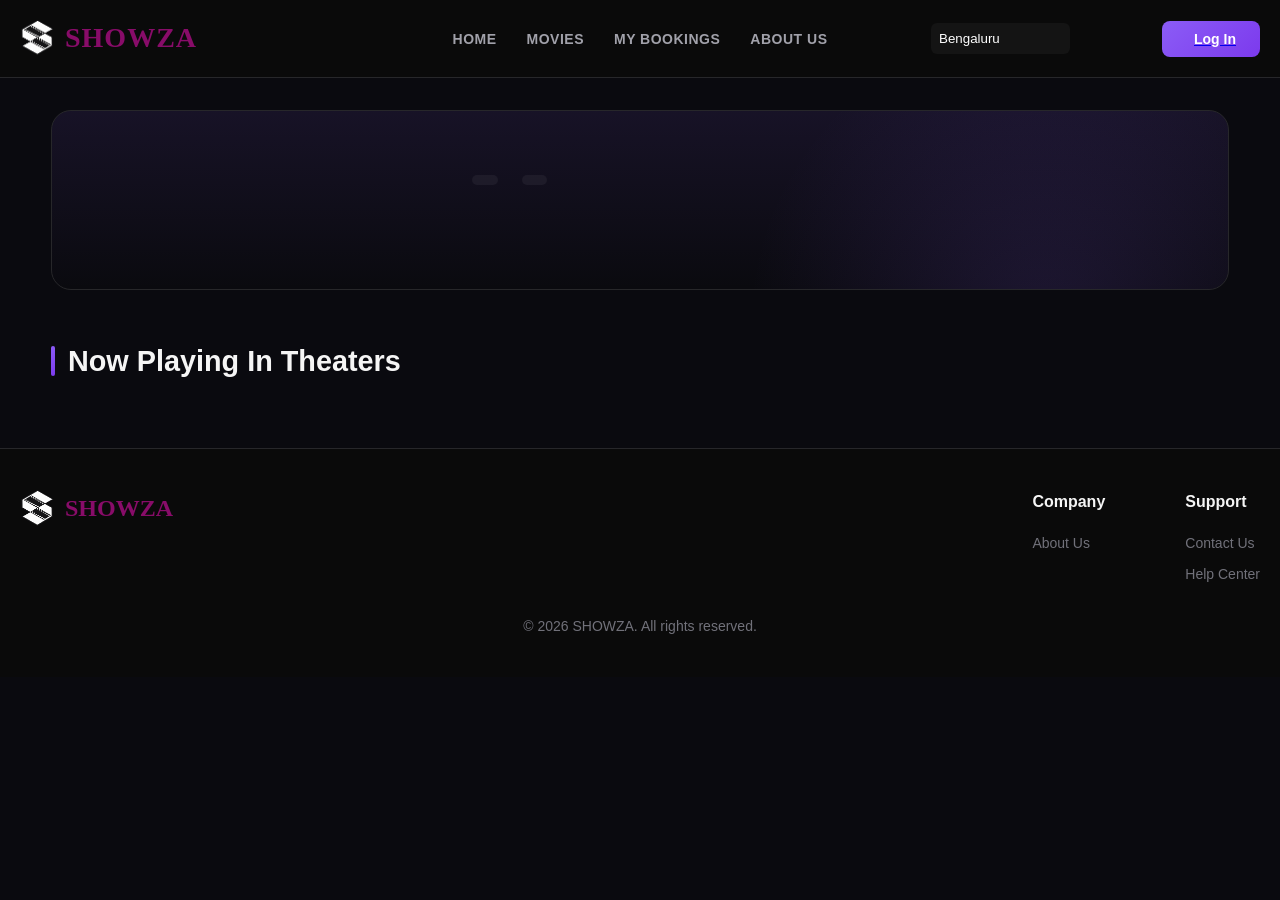
<file: frontend/showtime.html>
<!DOCTYPE html>
<html lang="en">

<head>
    <meta charset="UTF-8">
    <meta name="viewport" content="width=device-width, initial-scale=1.0">
    <title>Showtimes</title>
    <link rel="stylesheet" href="css/showtime.css">
</head>

<body>
    
    <nav class="navbar">
        <div class="nav-container">
            <div class="nav-left">
                <a href="index.html" class="logo">
                    <img src="img/logo.png" alt="logo">
                    <span class="logo-text">SHOWZA</span>
                </a>
                <ul class="nav-links">
                    <li><a href="index.html">HOME</a></li>
                    <li><a href="movie.html">MOVIES</a></li>
                    <li><a href="mybookings.html">MY BOOKINGS</a></li>
                    <li><a href="aboutus.html">ABOUT US</a></li>
                </ul>
            </div>
            <div class="nav-right">
                <div class="location-selector">
                    <select class="city-dropdown">
                        <option>Bengaluru</option>
                        <option>Mumbai</option>
                        <option>Delhi</option>
                        <option>Hyderabad</option>
                        <option>Chennai</option>
                        <option>Kolkata</option>
                        <option>Pune</option>
                        <option>Ahmedabad</option>
                        <option>Jaipur</option>
                        <option>Lucknow</option>
                        <option>Chandigarh</option>
                        <option>Indore</option>
                        <option>Bhopal</option>
                        <option>Surat</option>
                        <option>Nagpur</option>
                        <option>Patna</option>
                        <option>Ranchi</option>
                        <option>Varanasi</option>
                        <option>Kanpur</option>
                        <option>Agra</option>
                        <option>Meerut</option>
                        <option>Amritsar</option>
                        <option>Ludhiana</option>
                        <option>Jalandhar</option>
                        <option>Dehradun</option>
                        <option>Shimla</option>
                        <option>Panaji</option>
                        <option>Mangaluru</option>
                        <option>Mysuru</option>
                        <option>Hubballi</option>
                        <option>Belagavi</option>
                        <option>Vijayawada</option>
                        <option>Visakhapatnam</option>
                        <option>Tirupati</option>
                        <option>Warangal</option>
                        <option>Coimbatore</option>
                        <option>Madurai</option>
                        <option>Salem</option>
                        <option>Tiruchirappalli</option>
                        <option>Kochi</option>
                        <option>Thiruvananthapuram</option>
                        <option>Kozhikode</option>
                        <option>Thrissur</option>
                        <option>Guwahati</option>
                        <option>Shillong</option>
                        <option>Imphal</option>
                        <option>Itanagar</option>
                        <option>Aizawl</option>
                        <option>Gangtok</option>
                        <option>Bhavnagar</option>
                        <option>Rajkot</option>
                        <option>Vadodara</option>
                        <option>Nashik</option>
                        <option>Aurangabad</option>
                        <option>Kolhapur</option>
                        <option>Solapur</option>
                        <option>Udaipur</option>
                        <option>Jodhpur</option>
                        <option>Kota</option>
                        <option>Ajmer</option>
                    </select>
                </div>
                <div id="profileContainer" class="profile-container" style="display:none;">

                    <div id="profileAvatar" class="profile-avatar">
                        AS
                    </div>

                    <div id="profileDropdown" class="profile-dropdown">

                        <p id="profileEmail"></p>

                        <button id="logoutBtn">Logout</button>

                    </div>

                </div>
                <button class="search-btn"><i class="fas fa-search"></i></button>
                <a href="login.html">
                    <button id="signinbtn" class="sign-in-btn">
                        <i class="fas fa-user"></i>
                        Log In
                    </button>
                </a>

            </div>
        </div>
    </nav>
    
    <main class="main-content">
        
        <section class="movie-hero">
            <div class="movie-poster-container">
                <img class="movie-poster">
            </div>

            <div class="movie-info">
                <h1 class="movie-title"></h1>

                <div class="movie-meta">
                    <span class="rating"></span>
                    <span class="duration"></span>
                    <span class="genre"></span>
                </div>

                <p class="movie-description"></p>
            </div>
        </section>

        
        <section class="theaters-section">
            <h2 class="section-title">Now Playing In Theaters</h2>
        </section>
    </main>

    
    <footer class="footer">
        <div class="footer-content">
            <div class="footer-logo">
                <img src="img/logo.png" alt="logo">
                <span class="footertext">SHOWZA</span>
            </div>

            <div class="footer-links">

                <div class="footer-column">
                    <h4>Company</h4>
                    <a href="aboutus.html">About Us</a>
                </div>

                <div class="footer-column">
                    <h4>Support</h4>
                    <a href="https://github.com/SRAJANSHETTY8">Contact Us</a>
                    <a href="https://github.com/SRAJANSHETTY8">Help Center</a>
                </div>

            </div>
            <p>&copy; 2026 SHOWZA. All rights reserved.</p>
        </div>
    </footer>

    <script src="js/showtime.js"></script>

</body>

</html>
</file>
<file: frontend/css/style.css>
* {
    margin: 0;
    padding: 0;
    box-sizing: border-box;
}

:root {
    --bg-dark: #0a0a0a; 
    --bg-primary: #0a0a0f;
    --bg-secondary: #12121a;
    --bg-card: #1a1a25;
    --purple-primary: #8b5cf6;
    --purple-secondary: #a78bfa;
    --purple-glow: #7c3aed;
    --accent-orange: #f50bce;
    --accent-orange-hover: #4824fb;
    --text-primary: #ffffff;
    --text-secondary: #9ca3af;
    --text-muted: #6b7280;
    --border-color: #2d2d3a;
    --transition-fast: 0.2s ease;
    --transition-medium: 0.3s ease;
    --transition-slow: 0.5s ease;
}

html {
    scroll-behavior: smooth;
}

body {
    font-family: 'Outfit', sans-serif;
    background-color: var(--bg-primary);
    color: var(--text-primary);
    line-height: 1.6;
    overflow-x: hidden;
}

@keyframes fadeInUp {
    from {
        opacity: 0;
        transform: translateY(30px);
    }
    to {
        opacity: 1;
        transform: translateY(0);
    }
}

@keyframes fadeInLeft {
    from {
        opacity: 0;
        transform: translateX(-30px);
    }
    to {
        opacity: 1;
        transform: translateX(0);
    }
}

@keyframes fadeInRight {
    from {
        opacity: 0;
        transform: translateX(30px);
    }
    to {
        opacity: 1;
        transform: translateX(0);
    }
}

@keyframes scaleIn {
    from {
        opacity: 0;
        transform: scale(0.9);
    }
    to {
        opacity: 1;
        transform: scale(1);
    }
}

@keyframes shimmer {
    0% {
        background-position: -200% 0;
    }
    100% {
        background-position: 200% 0;
    }
}

@keyframes pulse-glow {
    0%, 100% {
        box-shadow: 0 0 20px rgba(139, 92, 246, 0.3);
    }
    50% {
        box-shadow: 0 0 40px rgba(139, 92, 246, 0.6);
    }
}

@keyframes float {
    0%, 100% {
        transform: translateY(0);
    }
    50% {
        transform: translateY(-10px);
    }
}

@keyframes slideInFromBottom {
    from {
        opacity: 0;
        transform: translateY(50px);
    }
    to {
        opacity: 1;
        transform: translateY(0);
    }
}

@keyframes rotateIn {
    from {
        opacity: 0;
        transform: rotate(-10deg) scale(0.9);
    }
    to {
        opacity: 1;
        transform: rotate(0) scale(1);
    }
}


.navbar {
    background-color: var(--bg-dark);
    border-bottom: 1px solid var(--border-color);
    padding: 0 20px;
    position: sticky;
    top: 0;
    z-index: 1000;
    animation: fadeInDown 0.6s ease-out;
}

@keyframes fadeInDown {
    from {
        opacity: 0;
        transform: translateY(-20px);
    }
    to {
        opacity: 1;
        transform: translateY(0);
    }
}

.nav-container {
    display: flex;
    align-items: center;
    justify-content: space-between;
    position: relative;
    max-width: 1400px;
    margin: 0 auto;
    padding: 15px 0;
}

.nav-left {
    display: flex;
    align-items: center;
    gap: 50px;
}

.logo {
    display: flex;
    align-items: center;
    gap: 10px;
    text-decoration: none;
    color: #880c69;
    font-family: Georgia, 'Times New Roman', Times, serif;
    font-size: 28px;
    font-weight: 800;
    letter-spacing: 1px;
    transition: var(--transition);
    position: relative;
    overflow: hidden;
}


.logo:hover {
    transform: scale(1.05);
    text-shadow: 0 0 20px rgba(136, 12, 105, 0.5);
}

.logo img {
    width: 35px;
    height: auto;
    
}



.logo-icon {
    font-size: 32px;
}

.nav-links {
    position: absolute;
    left: 50%;
    transform: translateX(-50%);
    display: flex;
    list-style: none;
    gap: 30px;
    align-items: center;
}

.nav-links li {
    list-style: none;
    opacity: 0;
    animation: fadeInUp 0.5s ease forwards;
}

.nav-links li:nth-child(1) { animation-delay: 0.1s; }
.nav-links li:nth-child(2) { animation-delay: 0.2s; }
.nav-links li:nth-child(3) { animation-delay: 0.3s; }
.nav-links li:nth-child(4) { animation-delay: 0.4s; }

.nav-links a {
    text-decoration: none;
    color: var(--text-secondary);
    font-size: 14px;
    font-weight: 600;
    letter-spacing: 0.5px;
    transition: var(--transition);
    text-transform: uppercase;
    position: relative;
    padding: 5px 0;
}

.nav-links a::after {
    content: '';
    position: absolute;
    bottom: -2px;
    left: 0;
    width: 0;
    height: 2px;
    background: #880c69;
    transition: width 0.3s ease;
}

.nav-links a:hover::after,
.nav-links a.active::after {
    width: 100%;
}

.nav-links a:hover,
.nav-links a.active {
    color: var(--text-primary);
    transform: translateY(-2px);
}

.nav-right {
    display: flex;
    align-items: center;
    gap: 20px;
}

.location-selector {
    display: flex;
    align-items: center;
    gap: 8px;
    cursor: pointer;
    transition: var(--transition);
    padding: 8px 12px;
    border-radius: 8px;
}

.location-selector:hover {
    background: rgba(139, 92, 246, 0.1);
    transform: translateY(-2px);
}

.city-dropdown {
    appearance: none;
    background: transparent;
    border: none;
    color: var(--text-primary);
    cursor: pointer;
    background-color: #141414;
    color: #ffffff;
    padding: 8px;
    border-radius: 6px;
    transition: var(--transition);
}

.city-dropdown:hover {
    background-color: #1f1f1f;
    box-shadow: 0 0 15px rgba(139, 92, 246, 0.3);
}

.city-dropdown option {
    background-color: #141414;
    color: #ffffff;
}

.search-btn {
    background: none;
    border: none;
    color: var(--text-secondary);
    font-size: 18px;
    cursor: pointer;
    padding: 8px;
    transition: var(--transition);
    border-radius: 50%;
    width: 40px;
    height: 40px;
    display: flex;
    align-items: center;
    justify-content: center;
}

.search-btn:hover {
    color: var(--purple-primary);
    background: rgba(139, 92, 246, 0.1);
    transform: scale(1.1) rotate(15deg);
    box-shadow: 0 0 20px rgba(139, 92, 246, 0.3);
}

.profile-container {
    position: relative;
    cursor: pointer;
    display: flex;
    align-items: center;
}

.profile-avatar {
    width: 42px;
    height: 42px;
    background: linear-gradient(135deg, #240930, #270238);
    color: white;
    border-radius: 50%;
    display: flex;
    align-items: center;
    justify-content: center;
    font-weight: 600;
    font-size: 14px;
    transition: var(--transition);
    position: relative;
    overflow: hidden;
}

.profile-avatar::before {
    content: '';
    position: absolute;
    top: -50%;
    left: -50%;
    width: 200%;
    height: 200%;
    background: linear-gradient(45deg, transparent, rgba(255,255,255,0.1), transparent);
    transform: rotate(45deg);
    transition: all 0.5s;
    opacity: 0;
}

.profile-avatar:hover::before {
    animation: shimmer 0.6s ease-in-out;
    opacity: 1;
}

.profile-avatar:hover {
    transform: scale(1.1);
    box-shadow: 0 0 25px rgba(139, 92, 246, 0.5);
}

.profile-dropdown {
    position: absolute;
    top: 55px;
    right: 0;
    background: #111;
    padding: 14px;
    border-radius: 10px;
    min-width: 190px;
    box-shadow: 0 8px 25px rgba(0,0,0,0.5);
    display: none;
    opacity: 0;
    transform: translateY(-10px);
    transition: all 0.3s ease;
    border: 1px solid var(--border-color);
}

.profile-dropdown.show {
    display: block;
    opacity: 1;
    transform: translateY(0);
    animation: fadeInUp 0.3s ease;
}

.profile-dropdown p {
    color: #ddd;
    font-size: 14px;
    margin-bottom: 12px;
    word-break: break-all;
}

#logoutBtn {
    width: 100%;
    padding: 8px;
    border: none;
    border-radius: 6px;
    background: #5e0993;
    color: white;
    cursor: pointer;
    font-weight: 500;
    transition: var(--transition);
    position: relative;
    overflow: hidden;
}

#logoutBtn::before {
    content: '';
    position: absolute;
    top: 50%;
    left: 50%;
    width: 0;
    height: 0;
    border-radius: 50%;
    background: rgba(255,255,255,0.2);
    transform: translate(-50%, -50%);
    transition: width 0.6s, height 0.6s;
}

#logoutBtn:hover::before {
    width: 300px;
    height: 300px;
}

#logoutBtn:hover {
    background: #7c3aed;
    transform: translateY(-2px);
    box-shadow: 0 4px 15px rgba(124, 58, 237, 0.4);
}

.profile-dropdown::before {
    content: "";
    position: absolute;
    top: -6px;
    right: 18px;
    width: 12px;
    height: 12px;
    background: #111;
    transform: rotate(45deg);
    border-left: 1px solid var(--border-color);
    border-top: 1px solid var(--border-color);
}

.sign-in-btn {
    background: var(--gradient-purple);
    border: none;
    color: white;
    padding: 10px 24px;
    border-radius: 8px;
    font-size: 14px;
    font-weight: 600;
    cursor: pointer;
    display: flex;
    align-items: center;
    gap: 8px;
    transition: var(--transition);
    position: relative;
    overflow: hidden;
}

.sign-in-btn::before {
    content: '';
    position: absolute;
    top: 0;
    left: -100%;
    width: 100%;
    height: 100%;
    background: linear-gradient(90deg, transparent, rgba(255,255,255,0.2), transparent);
    transition: left 0.5s;
}

.sign-in-btn:hover::before {
    left: 100%;
}

.sign-in-btn:hover {
    transform: translateY(-3px);
    box-shadow: 0 8px 25px rgba(139, 92, 246, 0.4);
}


::-webkit-scrollbar {
    width: 8px;
}

::-webkit-scrollbar-track {
    background: var(--bg-secondary);
}

::-webkit-scrollbar-thumb {
    background: var(--purple-primary);
    border-radius: 4px;
    transition: background 0.3s;
}

::-webkit-scrollbar-thumb:hover {
    background: var(--purple-secondary);
}


.hero-section {
    background-color: var(--bg-dark);
    padding: 20px;
}

.carousel-container {
    max-width: 1400px;
    margin: 0 auto;
    position: relative;
    border-radius: 16px;
    overflow: hidden;
    height: 400px;
}

.carousel-slide {
    position: absolute;
    top: 0;
    left: 0;
    width: 100%;
    height: 100%;
    opacity: 0;
    transition: opacity 0.6s ease;
}

.carousel-slide.active {
    opacity: 1;
    position: relative;
}


.slide-content {
    position: relative;
    width: 100%;
    height: 100%;
}

.slide-content img {
    width: 100%;
    height: 100%;
    object-fit: cover;
}

.slide-overlay {
    position: absolute;
    top: 0;
    left: 0;
    right: 0;
    bottom: 0;
    background: linear-gradient(90deg, rgba(0,0,0,0.9) 0%, rgba(0,0,0,0.4) 50%, rgba(0,0,0,0.2) 100%);
    display: flex;
    align-items: center;
    padding: 0 80px;
}

.slide-info {
    max-width: 500px;
}

.tag {
    display: inline-block;
    background-color: rgba(255, 107, 0, 0.2);
    color: var(--primary-color);
    padding: 6px 16px;
    border-radius: 20px;
    font-size: 12px;
    font-weight: 700;
    letter-spacing: 1px;
    margin-bottom: 20px;
    border: 1px solid rgba(255, 107, 0, 0.3);
}

.slide-info h2 {
    font-size: 48px;
    font-weight: 800;
    margin-bottom: 10px;
    letter-spacing: 2px;
    text-transform: uppercase;
}

.slide-info p {
    font-size: 20px;
    color: var(--text-secondary);
    margin-bottom: 20px;
    letter-spacing: 3px;
}

.date {
    font-size: 18px;
    color: var(--primary-color);
    font-weight: 700;
    letter-spacing: 4px;
}

.carousel-arrow {
    position: absolute;
    top: 50%;
    transform: translateY(-50%);
    background: rgba(0, 0, 0, 0.6);
    border: none;
    color: white;
    width: 50px;
    height: 50px;
    border-radius: 50%;
    cursor: pointer;
    font-size: 20px;
    display: flex;
    align-items: center;
    justify-content: center;
    transition: all 0.3s ease;
    z-index: 10;
}

.carousel-arrow:hover {
    background: #880c69;;
    transform: translateY(-50%) scale(1.1);
}

.carousel-arrow.left {
    left: 20px;
}

.carousel-arrow.right {
    right: 20px;
}

.carousel-dots {
    position: absolute;
    bottom: 20px;
    left: 50%;
    transform: translateX(-50%);
    display: flex;
    gap: 10px;
}

.dot {
    width: 10px;
    height: 10px;
    border-radius: 50%;
    background-color: rgba(255, 255, 255, 0.3);
    cursor: pointer;
    transition: all 0.3s ease;
}

.dot.active {
    background-color: var(--primary-color);
    width: 30px;
    border-radius: 5px;
}


.search-bar-container {
    background-color: var(--bg-dark);
    padding: 20px;
    border-bottom: 1px solid var(--border-color);
}

.search-box {
    max-width: 800px;
    margin: 0 auto;
    position: relative;
}

.search-box i {
    position: absolute;
    left: 20px;
    top: 50%;
    transform: translateY(-50%);
    color: var(--text-muted);
    font-size: 18px;
}

.search-box input {
    width: 100%;
    padding: 16px 20px 16px 50px;
    background-color: var(--bg-secondary);
    border: 1px solid var(--border-color);
    border-radius: 12px;
    color: var(--text-primary);
    font-size: 15px;
    outline: none;
    transition: all 0.3s ease;
}

.search-box input:focus {
    border-color: var(--primary-color);
    background-color: var(--bg-card);
}

.search-box input::placeholder {
    color: var(--text-muted);
}


.tabs-container {
    display: flex;
    gap: 5px;
}

.tab {
    padding: 16px 24px;
    text-decoration: none;
    color: var(--text-secondary);
    font-size: 14px;
    font-weight: 600;
    border-bottom: 3px solid transparent;
    transition: all 0.3s ease;
    text-transform: capitalize;
}

.tab:hover {
    color: var(--text-primary);
}

.tab.active {
    color: var(--primary-color);
    border-bottom-color: var(--primary-color);
}

.quick-links {
    display: flex;
    gap: 25px;
}

.quick-links a {
    text-decoration: none;
    color: var(--text-muted);
    font-size: 13px;
    font-weight: 500;
    transition: color 0.3s ease;
}

.quick-links a:hover {
    color: var(--text-primary);
}


.movies-section {
    padding: 40px 20px;
    max-width: 1400px;
    margin: 0 auto;
}

.movies-section.recommended {
    background-color: var(--bg-secondary);
    max-width: 100%;
    padding: 40px 0;
}

.movies-section.recommended .section-header,
.movies-section.recommended .movies-carousel {
    max-width: 1400px;
    margin: 0 auto;
    padding: 0 20px;
}

.section-header {
    display: flex;
    justify-content: space-between;
    align-items: flex-end;
    margin-bottom: 30px;
}

.title-group h2 {
    font-size: 36px;
    font-weight: 800;
    letter-spacing: 1px;
    margin-bottom: 5px;
    text-transform: uppercase;
}

.title-group p {
    color: var(--text-secondary);
    font-size: 16px;
}

.see-all {
    color: var(--primary-color);
    text-decoration: none;
    font-size: 14px;
    font-weight: 600;
    display: flex;
    align-items: center;
    gap: 5px;
    transition: gap 0.3s ease;
}

.see-all:hover {
    gap: 10px;
}


.movies-carousel {
    position: relative;
    display: flex;
    align-items: center;
    gap: 20px;
}

.movies-grid {
    display: flex;
    gap: 25px;
    overflow-x: auto;
    scroll-behavior: smooth;
    scrollbar-width: none;
    -ms-overflow-style: none;
    flex: 1;
    padding: 10px 0;
}

.movies-grid::-webkit-scrollbar {
    display: none;
}

.nav-arrow {
    background: rgba(255, 255, 255, 0.05);
    border: 1px solid var(--border-color);
    color: var(--text-primary);
    width: 45px;
    height: 45px;
    border-radius: 50%;
    cursor: pointer;
    font-size: 16px;
    display: flex;
    align-items: center;
    justify-content: center;
    transition: all 0.3s ease;
    flex-shrink: 0;
}

.nav-arrow:hover {
    background: var(--primary-color);
    border-color: var(--primary-color);
    transform: scale(1.1);
}


.movie-card {
    flex: 0 0 auto;
    width: 200px;
    cursor: pointer;
    transition: transform 0.3s ease;
}

.movie-card:hover {
    transform: translateY(-10px);
}

.movie-poster {
    position: relative;
    width: 100%;
    height: 300px;
    border-radius: 16px;
    overflow: hidden;
    background-color: var(--bg-card);
    box-shadow: 0 4px 20px rgba(0, 0, 0, 0.5);
}

.movie-poster img {
    width: 100%;
    height: 100%;
    object-fit: cover;
    transition: transform 0.3s ease;
}

.gradient-poster {
    width: 100%;
    height: 100%;
}

.avatar-gradient {
    background: linear-gradient(135deg, #667eea 0%, #764ba2 50%, #f093fb 100%);
}

.movie-card:hover .movie-poster img {
    transform: scale(1.05);
}

.rating-badge {
    position: absolute;
    top: 12px;
    right: 12px;
    background: var(--rating-bg);
    padding: 6px 10px;
    border-radius: 8px;
    display: flex;
    align-items: center;
    gap: 5px;
    font-size: 13px;
    font-weight: 700;
    backdrop-filter: blur(10px);
}

.rating-badge i {
    color: #ffc107;
    font-size: 12px;
}

.duration-badge {
    position: absolute;
    bottom: 12px;
    left: 12px;
    background: var(--rating-bg);
    padding: 6px 10px;
    border-radius: 8px;
    display: flex;
    align-items: center;
    gap: 5px;
    font-size: 12px;
    color: var(--text-secondary);
    backdrop-filter: blur(10px);
}

.movie-overlay {
    position: absolute;
    top: 0;
    left: 0;
    right: 0;
    bottom: 0;
    background: rgba(0, 0, 0, 0.7);
    display: flex;
    align-items: center;
    justify-content: center;
    opacity: 0;
    transition: opacity 0.3s ease;
}

.movie-card:hover .movie-overlay {
    opacity: 1;
}

.book-btn {
    background:#880c69 ;
    border: none;
    color: white;
    padding: 12px 24px;
    border-radius: 25px;
    font-size: 14px;
    font-weight: 700;
    cursor: pointer;
    transform: translateY(20px);
    transition: all 0.3s ease;
}

.movie-card:hover .book-btn {
    transform: translateY(0);
}

.book-btn:hover {
    box-shadow: 0 4px 20px rgba(255, 107, 0, 0.5);
    transform: scale(1.05);
}

.movie-info {
    margin-top: 15px;
}

.movie-info h3 {
    font-size: 16px;
    font-weight: 700;
    margin-bottom: 5px;
    color: var(--text-primary);
    white-space: nowrap;
    overflow: hidden;
    text-overflow: ellipsis;
}

.genre {
    font-size: 13px;
    color: var(--text-secondary);
    text-transform: capitalize;
}


.footer {
    background-color: var(--bg-dark);
    border-top: 1px solid var(--border-color);
    padding: 40px 20px;
    text-align: center;
}

.footer-content {
    max-width: 1400px;
    margin: 0 auto;
}

.footer-logo {
    display: flex;
    align-items: center;
    justify-content: center;
    gap: 10px;
    font-size: 24px;
    font-weight: 800;
    color: var(--primary-color);
    margin-bottom: 15px;
}
.footer-logo img{
    width:35px;
    height: auto;
}
.footer-content {
    max-width: 1400px;
    margin: 0 auto;
    display: flex;
    justify-content: space-between;
    align-items: flex-start;
    flex-wrap: wrap;
}

.footer-logo {
    display: flex;
    align-items: center;
    gap: 10px;
}

.footer-links {
    display: flex;
    gap: 80px;
    text-align: left;
}

.footer-column {
    display: flex;
    flex-direction: column;
    gap: 8px;
}

.footer-column h4 {
    color: var(--text-primary);
    font-size: 16px;
    margin-bottom: 10px;
}

.footer-column a {
    text-decoration: none;
    color: var(--text-muted);
    font-size: 14px;
    transition: 0.3s;
}

.footer-column a:hover {
    color: var(--primary-color);
}

.footertext{
    margin-right:2px;
    color: #880c69;
    font-family:Georgia, 'Times New Roman', Times, serif;
}

.footer p {
    color: var(--text-muted);
    font-size: 14px;
    width: 100%;
    text-align: center;
    margin-top: 30px;

}
.reveal {
    opacity: 0;
    transform: translateY(60px);
    transition: all 0.8s ease;
}

.reveal.active {
    opacity: 1;
    transform: translateY(0);
}

.nav-links a::after {
    content: '';
    position: absolute;
    bottom: -2px;
    left: 0;
    width: 0;
    height: 2px;
    background:  #880c69;
    transition: width 0.3s ease;
}
.nav-links a:hover::after {
    width: 100%;
}


.nav-links a {
    position: relative;      
    display: inline-block;   
}


@media (max-width: 1024px) {
    .nav-links {
        display: none;
    }
    
    .quick-links {
        display: none;
    }
    
    .slide-info h2 {
        font-size: 36px;
    }
    
    .movie-card {
        width: 180px;
    }
    
    .movie-poster {
        height: 270px;
    }
}

@media (max-width: 768px) {
    .location-selector {
        display: none;
    }
    
    .slide-overlay {
        padding: 0 40px;
    }
    
    .slide-info h2 {
        font-size: 28px;
    }
    
    .title-group h2 {
        font-size: 28px;
    }
    
    .category-tabs {
        overflow-x: auto;
    }
    
    .tab {
        padding: 12px 16px;
        white-space: nowrap;
    }
    
    .movie-card {
        width: 150px;
    }
    
    .movie-poster {
        height: 225px;
    }
}

@media (max-width: 480px) {
    .navbar {
        padding: 0 15px;
    }
    
    .logo-text {
        font-size: 20px;
    }
    
    .sign-in-btn {
        padding: 8px 16px;
        font-size: 12px;
    }
    
    .carousel-arrow {
        width: 40px;
        height: 40px;
        font-size: 16px;
    }
    
    .nav-arrow {
        display: none;
    }
    
    .movies-grid {
        gap: 15px;
    }
}
</file>
<file: frontend/css/aboutus.css>
* {
    margin: 0;
    padding: 0;
    box-sizing: border-box;
}

:root {
    --bg-dark: #0a0a0a;
    --bg-primary: #0a0a0f;
    --bg-secondary: #12121a;
    --bg-card: #1a1a25;
    --bg-hover: #252535;
    --purple-primary: #8b5cf6;
    --purple-secondary: #a78bfa;
    --purple-glow: #7c3aed;
    --text-primary: #f5f5f5;
    --text-secondary: #a1a1aa;
    --text-muted: #71717a;
    --accent-gold: #fbbf24;
    --gradient-purple: linear-gradient(135deg, #8b5cf6 0%, #7c3aed 100%);
    --gradient-dark: linear-gradient(180deg, rgba(139, 92, 246, 0.1) 0%, transparent 100%);
    --primary-color: #8b5cf6;
    --primary-dark: #7c3aed;
    --border-color: #27272a;
    --shadow-card: 0 4px 20px rgba(0, 0, 0, 0.5);
    --shadow-hover: 0 8px 30px rgba(139, 92, 246, 0.2);
    --transition: all 0.3s cubic-bezier(0.4, 0, 0.2, 1);
}

html {
    scroll-behavior: smooth;
}

body {
    font-family: 'Outfit', sans-serif;
    background-color: var(--bg-primary);
    color: var(--text-primary);
    line-height: 1.6;
    overflow-x: hidden;
}


@keyframes fadeInUp {
    from {
        opacity: 0;
        transform: translateY(30px);
    }
    to {
        opacity: 1;
        transform: translateY(0);
    }
}

@keyframes fadeInDown {
    from {
        opacity: 0;
        transform: translateY(-20px);
    }
    to {
        opacity: 1;
        transform: translateY(0);
    }
}

@keyframes scaleIn {
    from {
        opacity: 0;
        transform: scale(0.9);
    }
    to {
        opacity: 1;
        transform: scale(1);
    }
}

@keyframes shimmer {
    0% {
        background-position: -200% 0;
    }
    100% {
        background-position: 200% 0;
    }
}

@keyframes pulse-glow {
    0%, 100% {
        box-shadow: 0 0 20px rgba(139, 92, 246, 0.3);
    }
    50% {
        box-shadow: 0 0 40px rgba(139, 92, 246, 0.6);
    }
}

@keyframes float {
    0%, 100% {
        transform: translateY(0);
    }
    50% {
        transform: translateY(-10px);
    }
}

@keyframes rotateIn {
    from {
        opacity: 0;
        transform: rotate(-10deg) scale(0.9);
    }
    to {
        opacity: 1;
        transform: rotate(0) scale(1);
    }
}


.navbar {
    background-color: var(--bg-dark);
    border-bottom: 1px solid var(--border-color);
    padding: 0 10px;
    position: sticky;
    top: 0;
    z-index: 1000;
    animation: fadeInDown 0.6s ease-out;
}

.nav-container {
    display: flex;
    align-items: center;
    justify-content: space-between;
    position: relative;
    max-width: 1400px;
    margin: 0 auto;
    padding: 15px 0;
}

.nav-left {
    display: flex;
    align-items: center;
    gap: 30px;
    flex: 1;
}

.logo {
    display: flex;
    align-items: center;
    gap: 10px;
    text-decoration: none;
    color: #880c69;
    font-family: Georgia, 'Times New Roman', Times, serif;
    font-size: 28px;
    margin-left: -30px;
    font-weight: 800;
    letter-spacing: 1px;
    transition: var(--transition);
    position: relative;
    overflow: hidden;
}

.logo:hover {
    transform: scale(1.05);
    text-shadow: 0 0 20px rgba(136, 12, 105, 0.5);
}

.logo img {
    width: 35px;
    height: auto;
}

.nav-links {
    display: flex;
    gap: 30px;
    list-style: none;
    margin: 0 auto;
}

.nav-links li {
    list-style: none;
    opacity: 0;
    animation: fadeInUp 0.5s ease forwards;
}

.nav-links li:nth-child(1) { animation-delay: 0.1s; }
.nav-links li:nth-child(2) { animation-delay: 0.2s; }
.nav-links li:nth-child(3) { animation-delay: 0.3s; }
.nav-links li:nth-child(4) { animation-delay: 0.4s; }

.nav-links a {
    text-decoration: none;
    color: var(--text-secondary);
    font-size: 14px;
    font-weight: 600;
    letter-spacing: 0.5px;
    transition: var(--transition);
    text-transform: uppercase;
    position: relative;
    padding: 5px 0;
}

.nav-links a::after {
    content: '';
    position: absolute;
    bottom: -2px;
    left: 0;
    width: 0;
    height: 2px;
    background: #880c69;
    transition: width 0.3s ease;
}

.nav-links a:hover::after,
.nav-links a.active::after {
    width: 100%;
}

.nav-links a:hover,
.nav-links a.active {
    color: var(--text-primary);
    transform: translateY(-2px);
}

.nav-right {
    display: flex;
    align-items: center;
    gap: 20px;
}

.profile-container {
    position: relative;
    cursor: pointer;
    display: flex;
    align-items: center;
}

.profile-avatar {
    width: 42px;
    height: 42px;
    background: linear-gradient(135deg, #240930, #270238);
    color: white;
    border-radius: 50%;
    display: flex;
    align-items: center;
    justify-content: center;
    font-weight: 600;
    font-size: 14px;
    transition: var(--transition);
    position: relative;
    overflow: hidden;
}

.profile-avatar::before {
    content: '';
    position: absolute;
    top: -50%;
    left: -50%;
    width: 200%;
    height: 200%;
    background: linear-gradient(45deg, transparent, rgba(255,255,255,0.1), transparent);
    transform: rotate(45deg);
    transition: all 0.5s;
    opacity: 0;
}

.profile-avatar:hover::before {
    animation: shimmer 0.6s ease-in-out;
    opacity: 1;
}

.profile-avatar:hover {
    transform: scale(1.1);
    box-shadow: 0 0 25px rgba(139, 92, 246, 0.5);
}

.profile-dropdown {
    position: absolute;
    top: 55px;
    right: 0;
    background: #111;
    padding: 14px;
    border-radius: 10px;
    min-width: 190px;
    box-shadow: 0 8px 25px rgba(0,0,0,0.5);
    display: none;
    opacity: 0;
    transform: translateY(-10px);
    transition: all 0.3s ease;
    border: 1px solid var(--border-color);
}

.profile-dropdown.show {
    display: block;
    opacity: 1;
    transform: translateY(0);
    animation: fadeInUp 0.3s ease;
}

.profile-dropdown p {
    color: #ddd;
    font-size: 14px;
    margin-bottom: 12px;
    word-break: break-all;
}

#logoutBtn {
    width: 100%;
    padding: 8px;
    border: none;
    border-radius: 6px;
    background: #5e0993;
    color: white;
    cursor: pointer;
    font-weight: 500;
    transition: var(--transition);
    position: relative;
    overflow: hidden;
}

#logoutBtn::before {
    content: '';
    position: absolute;
    top: 50%;
    left: 50%;
    width: 0;
    height: 0;
    border-radius: 50%;
    background: rgba(255,255,255,0.2);
    transform: translate(-50%, -50%);
    transition: width 0.6s, height 0.6s;
}

#logoutBtn:hover::before {
    width: 300px;
    height: 300px;
}

#logoutBtn:hover {
    background: #7c3aed;
    transform: translateY(-2px);
    box-shadow: 0 4px 15px rgba(124, 58, 237, 0.4);
}

.profile-dropdown::before {
    content: "";
    position: absolute;
    top: -6px;
    right: 18px;
    width: 12px;
    height: 12px;
    background: #111;
    transform: rotate(45deg);
    border-left: 1px solid var(--border-color);
    border-top: 1px solid var(--border-color);
}

.sign-in-btn {
    background: var(--gradient-purple);
    border: none;
    color: white;
    padding: 10px 24px;
    border-radius: 8px;
    font-size: 14px;
    font-weight: 600;
    cursor: pointer;
    display: flex;
    align-items: center;
    gap: 8px;
    transition: var(--transition);
    position: relative;
    overflow: hidden;
}

.sign-in-btn::before {
    content: '';
    position: absolute;
    top: 0;
    left: -100%;
    width: 100%;
    height: 100%;
    background: linear-gradient(90deg, transparent, rgba(255,255,255,0.2), transparent);
    transition: left 0.5s;
}

.sign-in-btn:hover::before {
    left: 100%;
}

.sign-in-btn:hover {
    transform: translateY(-3px);
    box-shadow: 0 8px 25px rgba(139, 92, 246, 0.4);
}


::-webkit-scrollbar {
    width: 8px;
}

::-webkit-scrollbar-track {
    background: var(--bg-secondary);
}

::-webkit-scrollbar-thumb {
    background: var(--purple-primary);
    border-radius: 4px;
    transition: background 0.3s;
}

::-webkit-scrollbar-thumb:hover {
    background: var(--purple-secondary);
}


.logo-container {
    display: flex;
    flex-direction: column;
    align-items: center;
    justify-content: center;
    margin: 60px 0 40px 0;
    animation: fadeInUp 0.8s ease;
}

.logo-circle {
    width: 200px;
    height: 200px;
    border-radius: 50%;
    border: 3px solid #8b5cf6;
    display: flex;
    align-items: center;
    justify-content: center;
    background: radial-gradient(circle at center, #1a1a2e 0%, #0d0d0d 100%);
    box-shadow: 0 0 60px rgba(139, 92, 246, 0.3), inset 0 0 60px rgba(139, 92, 246, 0.1);
    transition: all 0.4s ease;
    animation: pulse-glow 3s ease-in-out infinite;
}

.logo-circle:hover {
    transform: scale(1.05);
    box-shadow: 0 0 80px rgba(139, 92, 246, 0.6), inset 0 0 80px rgba(139, 92, 246, 0.2);
    border-color: #a855f7;
    animation: none;
}

.logo-circle img {
    width: 124px;
    height: auto;
    transition: transform 0.4s ease;
}

.logo-circle:hover img {
    transform: scale(1.1);
}

.logo-name {
    padding: 16px;
    font-family: 'Times New Roman', Times, serif;
    font-size: 38px;
    color: #880c69;
    margin-top: 10px;
    animation: shimmer 3s infinite;
    background: linear-gradient(90deg, #880c69, #c084fc, #880c69);
    background-size: 200% auto;
    -webkit-background-clip: text;
    -webkit-text-fill-color: transparent;
    background-clip: text;
}


.about-box {
    background: rgba(255, 255, 255, 0.03);
    backdrop-filter: blur(10px);
    border: 1px solid rgba(255, 255, 255, 0.08);
    border-radius: 20px;
    padding: 50px 60px;
    max-width: 700px;
    margin: 0 auto;
    text-align: center;
    box-shadow: 0 25px 50px rgba(0, 0, 0, 0.5);
    animation: fadeInUp 0.8s ease 0.2s both;
    transition: all 0.4s ease;
}
.carousel-container {
    opacity: 0;
    transition: opacity 0.6s ease;
}

.carousel-container.loaded {
    opacity: 1;
}

.about-box:hover {
    transform: translateY(-10px);
    box-shadow: 0 35px 60px rgba(0, 0, 0, 0.6);
    border-color: rgba(139, 92, 246, 0.3);
}

.about-box h1 {
    color: #880c69;
    font-size: 42px;
    font-family: 'Times New Roman', Times, serif;
    font-weight: 700;
    margin-bottom: 30px;
    position: relative;
    display: inline-block;
}

.about-box h1::after {
    content: '';
    position: absolute;
    bottom: -10px;
    left: 50%;
    transform: translateX(-50%) scaleX(0);
    width: 60px;
    height: 3px;
    background: linear-gradient(90deg, transparent, #880c69, transparent);
    border-radius: 2px;
    transition: transform 0.4s ease;
}

.about-box:hover h1::after {
    transform: translateX(-50%) scaleX(1);
}

.about-box p {
    font-family: 'Times New Roman', Times, serif;
    font-size: 18px;
    line-height: 1.8;
    color: rgba(255, 255, 255, 0.85);
    font-weight: 300;
    transition: color 0.3s ease;
}

.about-box:hover p {
    color: rgba(255, 255, 255, 0.95);
}


.tagline {
    margin-top: 50px;
    text-align: center;
    font-size: 14px;
    letter-spacing: 4px;
    text-transform: uppercase;
    color: rgba(255, 255, 255, 0.4);
    font-weight: 500;
    font-family: 'Outfit', sans-serif;
    animation: fadeInUp 0.8s ease 0.4s both;
    transition: all 0.3s ease;
    cursor: default;
}

.tagline:hover {
    color: rgba(255, 255, 255, 0.8);
    letter-spacing: 6px;
    text-shadow: 0 0 20px rgba(139, 92, 246, 0.5);
}
</file>
<file: frontend/css/login.css>
* {
    margin: 0;
    padding: 0;
    box-sizing: border-box;
}

body {
    font-family: 'Segoe UI', Tahoma, Geneva, Verdana, sans-serif;
    background: #0a0a0f;
}


.container {
    display: flex;
    height: 100vh;
}


.login-section {
    width: 50%;
    padding: 90px 110px;
    background: linear-gradient(135deg, #1a0a2e 0%, #0f0f1a 50%, #0a0a0f 100%);
    display: flex;
    flex-direction: column;
}


.logo {
    display: flex;
    align-items: center;
    gap: 14px;
    margin-bottom: 70px;
}

.logo-icon {
    width: 55px;
    height: 55px;
}

.logo-icon img {
    width: 100%;
}

.logo-text {
    font-size:50px;
     color: #880c69;
    font-weight: 600;
    font-family:'Times New Roman', Times, serif ;
}


.login-content {
    max-width: 420px;
}

.welcome-title {
    font-size: 46px;
    color: white;
    font-family:Cambria, Cochin, Georgia, Times, 'Times New Roman', serif;
    margin-bottom: 12px;
    font-weight: 700;
}

.welcome-subtitle {
    color: #888;
    margin-bottom: 40px;
    font-size: 20px;
}

.login-form {
    display: flex;
    flex-direction: column;
    gap: 25px;
}

.form-group label {
    color: #e0e0e0;
    font-size: 25px;
    margin-bottom: 10px;
    display: block;
    font-weight: 500;
    letter-spacing: 0.3px;
}


.input-wrapper {
    display: flex;
    align-items: center;
    padding: 16px 20px;
    border-radius: 14px;
    background: rgba(255, 255, 255, 0.03);
    border: 1px solid rgba(255, 255, 255, 0.08);
    transition: all 0.3s ease;
    position: relative;
    backdrop-filter: blur(10px);
}

.input-wrapper:hover {
    background: rgba(255, 255, 255, 0.05);
    border-color: rgba(155, 89, 182, 0.3);
}

.input-wrapper:focus-within {
    background: rgba(255, 255, 255, 0.06);
    border-color: rgba(155, 89, 182, 0.6);
    box-shadow: 0 0 0 3px rgba(155, 89, 182, 0.1);
}


.password-wrapper {
    position: relative;
}

.toggle-password {
    position: absolute;
    right: 20px;
    cursor: pointer;
    display: flex;
    align-items: center;
}

.toggle-password svg {
    width: 18px;
    height: 18px;
    opacity: 0.8;
    transition: 0.3s;
}

.toggle-password:hover svg {
    opacity: 1;
}


#eyeClosed {
    display: none;
}



.input-wrapper svg {
    width: 18px;
    height: 18px;
    color: #e4e4e4;
    opacity: 0.7;
    margin-right: 14px;
    flex-shrink: 0;
    transition: opacity 0.3s ease;
}

.input-wrapper:focus-within svg {
    opacity: 1;
}


.input-wrapper input {
    flex: 1;
    background: transparent;
    border: none;
    color: white;
    outline: none;
    font-size: 15px;
    font-family: inherit;
    letter-spacing: 0.3px;
}

.input-wrapper input::placeholder {
    color: rgba(255, 255, 255, 0.35);
    font-weight: 400;
    transition: color 0.3s ease;
}

.input-wrapper:focus-within input::placeholder {
    color: rgba(255, 255, 255, 0.5);
}


.sign-in-btn {
    margin-top: 10px;
    padding: 18px;
    border-radius: 14px;
    border: none;
    background: linear-gradient(135deg, #9b59b6 0%, #b06bf1 100%);
    color: white;
    font-size: 17px;
    font-family: Cambria, Cochin, Georgia, Times, 'Times New Roman', serif;
    font-weight: 600;
    cursor: pointer;
    transition: all 0.3s ease;
    box-shadow: 0 4px 15px rgba(155, 89, 182, 0.3);
    letter-spacing: 0.5px;
}

.sign-in-btn:hover {
    transform: translateY(-2px);
    box-shadow: 0 6px 20px rgba(155, 89, 182, 0.4);
    background: linear-gradient(135deg, #a569c7 0%, #bc7cf5 100%);
}

.sign-in-btn:active {
    transform: translateY(0);
}


.signup-link {
    margin-top: 25px;
    color: #888;
    text-align: center;
    font-size: 15px;
}

.signup-link a {
    color: #b06bf1;
    text-decoration: none;
    font-weight: 500;
    transition: color 0.3s ease;
}

.signup-link a:hover {
    color: #d4a5f5;
    text-decoration: underline;
}


.image-section {
    width: 50%;
    position: relative;
    overflow: hidden;
}

.image-section::before {
    content: "";
    position: absolute;
    inset: 0;
    background: linear-gradient(
        to right,
        rgba(10, 10, 15, 0.95) 0%,
        rgba(10, 10, 15, 0.75) 40%,
        rgba(10, 10, 15, 0.4) 70%,
        rgba(10, 10, 15, 0.15) 100%
    );
    z-index: 1;
}

.rightimg {
    width: 100%;
    height: 100%;
    object-fit: cover;
}


.experience-card {
    position: absolute;
    bottom: 60px;
    right: 60px;
    background: rgba(26, 10, 46, 0.85);
    padding: 25px;
    border-radius: 16px;
    max-width: 300px;
    z-index: 2;
    backdrop-filter: blur(10px);
    animation: 
        slideUpCard 0.8s ease-out,
        floatCard 4s ease-in-out infinite;

    transition: 0.3s;
}

.experience-card:hover {
    transform: translateY(-8px);
    box-shadow: 0 10px 40px rgba(155, 89, 182, 0.3);
}

@keyframes slideUpCard {
    from {
        opacity: 0;
        transform: translateY(40px);
    }
    to {
        opacity: 1;
        transform: translateY(0);
    }
}

@keyframes floatCard {
    0% {
        transform: translateY(0px);
    }
    50% {
        transform: translateY(-8px);
    }
    100% {
        transform: translateY(0px);
    }
}



.experience-card h3 {
    color: white;
    margin-bottom: 10px;
    font-size: 18px;
    font-weight: 600;
}

.experience-card p {
    color: #aaa;
    font-size: 14px;
    line-height: 1.5;
}


@media (max-width: 900px) {
    .container {
        flex-direction: column;
    }

    .login-section,
    .image-section {
        width: 100%;
    }

    .login-section {
        padding: 60px 40px;
    }

    .image-section {
        height: 300px;
        display: none;
    }
}


input:-webkit-autofill,
input:-webkit-autofill:hover,
input:-webkit-autofill:focus,
input:-webkit-autofill:active {
    -webkit-box-shadow: 0 0 0 1000px rgba(26, 10, 46, 0.9) inset !important;
    -webkit-text-fill-color: white !important;
    transition: background-color 5000s ease-in-out 0s;
}
</file>
<file: frontend/css/movies.css>
* {
    margin: 0;
    padding: 0;
    box-sizing: border-box;
}

:root {
    --bg-dark: #0a0a0a; 
    --bg-primary: #0a0a0f;
    --bg-secondary: #12121a;
    --bg-card: #1a1a25;
    --purple-primary: #8b5cf6;
    --purple-secondary: #a78bfa;
    --purple-glow: #7c3aed;
    --accent-orange: #f50bce;
    --accent-orange-hover: #4824fb;
    --text-primary: #ffffff;
    --text-secondary: #9ca3af;
    --text-muted: #6b7280;
    --border-color: #2d2d3a;
    --transition-fast: 0.2s ease;
    --transition-medium: 0.3s ease;
    --transition-slow: 0.5s ease;
}

html {
    scroll-behavior: smooth;
}

body {
    font-family: 'Outfit', sans-serif;
    background-color: var(--bg-primary);
    color: var(--text-primary);
    line-height: 1.6;
    overflow-x: hidden;
}


@keyframes fadeInUp {
    from {
        opacity: 0;
        transform: translateY(30px);
    }
    to {
        opacity: 1;
        transform: translateY(0);
    }
}

@keyframes fadeInLeft {
    from {
        opacity: 0;
        transform: translateX(-30px);
    }
    to {
        opacity: 1;
        transform: translateX(0);
    }
}

@keyframes fadeInRight {
    from {
        opacity: 0;
        transform: translateX(30px);
    }
    to {
        opacity: 1;
        transform: translateX(0);
    }
}

@keyframes scaleIn {
    from {
        opacity: 0;
        transform: scale(0.9);
    }
    to {
        opacity: 1;
        transform: scale(1);
    }
}

@keyframes shimmer {
    0% {
        background-position: -200% 0;
    }
    100% {
        background-position: 200% 0;
    }
}

@keyframes pulse-glow {
    0%, 100% {
        box-shadow: 0 0 20px rgba(139, 92, 246, 0.3);
    }
    50% {
        box-shadow: 0 0 40px rgba(139, 92, 246, 0.6);
    }
}

@keyframes float {
    0%, 100% {
        transform: translateY(0);
    }
    50% {
        transform: translateY(-10px);
    }
}

@keyframes slideInFromBottom {
    from {
        opacity: 0;
        transform: translateY(50px);
    }
    to {
        opacity: 1;
        transform: translateY(0);
    }
}

@keyframes rotateIn {
    from {
        opacity: 0;
        transform: rotate(-10deg) scale(0.9);
    }
    to {
        opacity: 1;
        transform: rotate(0) scale(1);
    }
}


.navbar {
    background-color: var(--bg-dark);
    border-bottom: 1px solid var(--border-color);
    padding: 0 20px;
    position: sticky;
    top: 0;
    z-index: 1000;
    animation: fadeInDown 0.6s ease-out;
}

@keyframes fadeInDown {
    from {
        opacity: 0;
        transform: translateY(-20px);
    }
    to {
        opacity: 1;
        transform: translateY(0);
    }
}

.nav-container {
    display: flex;
    align-items: center;
    justify-content: space-between;
    position: relative;
    max-width: 1400px;
    margin: 0 auto;
    padding: 15px 0;
}

.nav-left {
    display: flex;
    align-items: center;
    gap: 50px;
}

.logo {
    display: flex;
    align-items: center;
    gap: 10px;
    text-decoration: none;
    color: #880c69;
    font-family: Georgia, 'Times New Roman', Times, serif;
    font-size: 28px;
    font-weight: 800;
    letter-spacing: 1px;
    transition: var(--transition);
    position: relative;
    overflow: hidden;
}


.logo:hover {
    transform: scale(1.05);
    text-shadow: 0 0 20px rgba(136, 12, 105, 0.5);
}

.logo img {
    width: 35px;
    height: auto;
    
}



.logo-icon {
    font-size: 32px;
}

.nav-links {
    position: absolute;
    left: 50%;
    transform: translateX(-50%);
    display: flex;
    list-style: none;
    gap: 30px;
    align-items: center;
}

.nav-links li {
    list-style: none;
    opacity: 0;
    animation: fadeInUp 0.5s ease forwards;
}

.nav-links li:nth-child(1) { animation-delay: 0.1s; }
.nav-links li:nth-child(2) { animation-delay: 0.2s; }
.nav-links li:nth-child(3) { animation-delay: 0.3s; }
.nav-links li:nth-child(4) { animation-delay: 0.4s; }

.nav-links a {
    text-decoration: none;
    color: var(--text-secondary);
    font-size: 14px;
    font-weight: 600;
    letter-spacing: 0.5px;
    transition: var(--transition);
    text-transform: uppercase;
    position: relative;
    padding: 5px 0;
}

.nav-links a::after {
    content: '';
    position: absolute;
    bottom: -2px;
    left: 0;
    width: 0;
    height: 2px;
    background: #880c69;
    transition: width 0.3s ease;
}

.nav-links a:hover::after,
.nav-links a.active::after {
    width: 100%;
}

.nav-links a:hover,
.nav-links a.active {
    color: var(--text-primary);
    transform: translateY(-2px);
}

.nav-right {
    display: flex;
    align-items: center;
    gap: 20px;
}

.location-selector {
    display: flex;
    align-items: center;
    gap: 8px;
    cursor: pointer;
    transition: var(--transition);
    padding: 8px 12px;
    border-radius: 8px;
}

.location-selector:hover {
    background: rgba(139, 92, 246, 0.1);
    transform: translateY(-2px);
}

.city-dropdown {
    appearance: none;
    background: transparent;
    border: none;
    color: var(--text-primary);
    cursor: pointer;
    background-color: #141414;
    color: #ffffff;
    padding: 8px;
    border-radius: 6px;
    transition: var(--transition);
}

.city-dropdown:hover {
    background-color: #1f1f1f;
    box-shadow: 0 0 15px rgba(139, 92, 246, 0.3);
}

.city-dropdown option {
    background-color: #141414;
    color: #ffffff;
}

.search-btn {
    background: none;
    border: none;
    color: var(--text-secondary);
    font-size: 18px;
    cursor: pointer;
    padding: 8px;
    transition: var(--transition);
    border-radius: 50%;
    width: 40px;
    height: 40px;
    display: flex;
    align-items: center;
    justify-content: center;
}

.search-btn:hover {
    color: var(--purple-primary);
    background: rgba(139, 92, 246, 0.1);
    transform: scale(1.1) rotate(15deg);
    box-shadow: 0 0 20px rgba(139, 92, 246, 0.3);
}

.profile-container {
    position: relative;
    cursor: pointer;
    display: flex;
    align-items: center;
}

.profile-avatar {
    width: 42px;
    height: 42px;
    background: linear-gradient(135deg, #240930, #270238);
    color: white;
    border-radius: 50%;
    display: flex;
    align-items: center;
    justify-content: center;
    font-weight: 600;
    font-size: 14px;
    transition: var(--transition);
    position: relative;
    overflow: hidden;
}

.profile-avatar::before {
    content: '';
    position: absolute;
    top: -50%;
    left: -50%;
    width: 200%;
    height: 200%;
    background: linear-gradient(45deg, transparent, rgba(255,255,255,0.1), transparent);
    transform: rotate(45deg);
    transition: all 0.5s;
    opacity: 0;
}

.profile-avatar:hover::before {
    animation: shimmer 0.6s ease-in-out;
    opacity: 1;
}

.profile-avatar:hover {
    transform: scale(1.1);
    box-shadow: 0 0 25px rgba(139, 92, 246, 0.5);
}

.profile-dropdown {
    position: absolute;
    top: 55px;
    right: 0;
    background: #111;
    padding: 14px;
    border-radius: 10px;
    min-width: 190px;
    box-shadow: 0 8px 25px rgba(0,0,0,0.5);
    display: none;
    opacity: 0;
    transform: translateY(-10px);
    transition: all 0.3s ease;
    border: 1px solid var(--border-color);
}

.profile-dropdown.show {
    display: block;
    opacity: 1;
    transform: translateY(0);
    animation: fadeInUp 0.3s ease;
}

.profile-dropdown p {
    color: #ddd;
    font-size: 14px;
    margin-bottom: 12px;
    word-break: break-all;
}

#logoutBtn {
    width: 100%;
    padding: 8px;
    border: none;
    border-radius: 6px;
    background: #5e0993;
    color: white;
    cursor: pointer;
    font-weight: 500;
    transition: var(--transition);
    position: relative;
    overflow: hidden;
}

#logoutBtn::before {
    content: '';
    position: absolute;
    top: 50%;
    left: 50%;
    width: 0;
    height: 0;
    border-radius: 50%;
    background: rgba(255,255,255,0.2);
    transform: translate(-50%, -50%);
    transition: width 0.6s, height 0.6s;
}

#logoutBtn:hover::before {
    width: 300px;
    height: 300px;
}

#logoutBtn:hover {
    background: #7c3aed;
    transform: translateY(-2px);
    box-shadow: 0 4px 15px rgba(124, 58, 237, 0.4);
}

.profile-dropdown::before {
    content: "";
    position: absolute;
    top: -6px;
    right: 18px;
    width: 12px;
    height: 12px;
    background: #111;
    transform: rotate(45deg);
    border-left: 1px solid var(--border-color);
    border-top: 1px solid var(--border-color);
}

.sign-in-btn {
    background: var(--gradient-purple);
    border: none;
    color: white;
    padding: 10px 24px;
    border-radius: 8px;
    font-size: 14px;
    font-weight: 600;
    cursor: pointer;
    display: flex;
    align-items: center;
    gap: 8px;
    transition: var(--transition);
    position: relative;
    overflow: hidden;
}

.sign-in-btn::before {
    content: '';
    position: absolute;
    top: 0;
    left: -100%;
    width: 100%;
    height: 100%;
    background: linear-gradient(90deg, transparent, rgba(255,255,255,0.2), transparent);
    transition: left 0.5s;
}

.sign-in-btn:hover::before {
    left: 100%;
}

.sign-in-btn:hover {
    transform: translateY(-3px);
    box-shadow: 0 8px 25px rgba(139, 92, 246, 0.4);
}


::-webkit-scrollbar {
    width: 8px;
}

::-webkit-scrollbar-track {
    background: var(--bg-secondary);
}

::-webkit-scrollbar-thumb {
    background: var(--purple-primary);
    border-radius: 4px;
    transition: background 0.3s;
}

::-webkit-scrollbar-thumb:hover {
    background: var(--purple-secondary);
}


.hero {
    margin-top: 80px;
    padding: 4rem 2rem;
    text-align: center;
    position: relative;
    overflow: hidden;
}

.hero-content {
    position: relative;
    z-index: 2;
    animation: fadeInUp 1s ease-out;
}

@keyframes fadeInUp {
    from {
        opacity: 0;
        transform: translateY(30px);
    }
    to {
        opacity: 1;
        transform: translateY(0);
    }
}

.hero-title {
    font-size: 4rem;
    font-weight: 700;
    margin-bottom: 0.5rem;
    background:#880c69;;
    -webkit-background-clip: text;
    -webkit-text-fill-color: transparent;
    background-clip: text;
    animation: glow 3s ease-in-out infinite alternate;
}



.hero-subtitle {
    font-size: 1.3rem;
    color: var(--text-secondary);
    font-weight: 300;
    letter-spacing: 2px;
}



@keyframes rotate {
    from { transform: translate(-50%, -50%) rotate(0deg); }
    to { transform: translate(-50%, -50%) rotate(360deg); }
}


.movie-section {
    max-width: 1400px;
    margin: 0 auto;
    padding: 3rem 2rem;
    position: relative;
}

.section-header {
    display: flex;
    align-items: center;
    gap: 1.5rem;
    margin-bottom: 2.5rem;
    animation: fadeInLeft 0.8s ease-out;
}

@keyframes fadeInLeft {
    from {
        opacity: 0;
        transform: translateX(-30px);
    }
    to {
        opacity: 1;
        transform: translateX(0);
    }
}

.section-title {
    font-size: 2.2rem;
    font-weight: 600;
    color: #880c69;
    text-transform: uppercase;
    letter-spacing: 2px;
    position: relative;
    display: inline-block;
}

.section-title::before {
    content: '';
    position: absolute;
    left: -20px;
    top: 50%;
    transform: translateY(-50%);
    width: 4px;
    height: 100%;
    background: var(--gradient-purple);
    border-radius: 2px;
}

.section-line {
    flex: 1;
    height: 1px;
    background: linear-gradient(90deg,  #880c69 0%, transparent 100%);
}


.movies-grid {
    display: grid;
    grid-template-columns: repeat(auto-fill, minmax(260px, 1fr));
    gap: 2rem;
}


.movie-card {
    background: var(--bg-card);
    border-radius: 16px;
    overflow: hidden;
    transition: all 0.4s cubic-bezier(0.4, 0, 0.2, 1);
    border: 1px solid rgba(139, 92, 246, 0.1);
    position: relative;
    animation: fadeInUp 0.8s ease-out backwards;
}

.movie-card:nth-child(1) { animation-delay: 0.1s; }
.movie-card:nth-child(2) { animation-delay: 0.2s; }
.movie-card:nth-child(3) { animation-delay: 0.3s; }
.movie-card:nth-child(4) { animation-delay: 0.4s; }

.movie-card::before {
    content: '';
    position: absolute;
    top: 0;
    left: 0;
    right: 0;
    bottom: 0;
    background: var(--gradient-purple);
    opacity: 0;
    transition: opacity 0.4s ease;
    z-index: 0;
    border-radius: 16px;
}

.movie-card:hover {
    transform: translateY(-10px) scale(1.02);
    border-color:  #880c69;;
    box-shadow: 0 20px 40px rgba(152, 25, 231, 0.3), 0 0 60px rgba(139, 92, 246, 0.1);
}

.movie-card:hover::before {
    opacity: 0.05;
}


.movie-poster {
    position: relative;
    aspect-ratio: 2/3;
    overflow: hidden;
}

.movie-poster img {
    width: 100%;
    height: 100%;
    object-fit: cover;
    transition: transform 0.6s cubic-bezier(0.4, 0, 0.2, 1);
}
.profile-container {
    position: relative;
    cursor: pointer;
    display: flex;
    align-items: center;
}

.profile-avatar {
    width: 42px;
    height: 42px;
    background: linear-gradient(135deg, #240930, #270238);
    color: white;
    border-radius: 50%;
    display: flex;
    align-items: center;
    justify-content: center;
    font-weight: 600;
    font-size: 14px;
    transition: transform 0.2s ease;
}

.profile-avatar:hover {
    transform: scale(1.05);
}

.profile-dropdown {
    position: absolute;
    top: 55px;
    right: 0;
    background: #111;
    padding: 14px;
    border-radius: 10px;
    min-width: 190px;
    box-shadow: 0 8px 25px rgba(0,0,0,0.5);
    display: none;
}

.profile-dropdown p {
    color: #ddd;
    font-size: 14px;
    margin-bottom: 12px;
    word-break: break-all;
}

#logoutBtn {
    width: 100%;
    padding: 8px;
    border: none;
    border-radius: 6px;
    background: #5e0993;
    color: white;
    cursor: pointer;
    font-weight: 500;
}

#logoutBtn:hover {
    background: #7c3aed;
}

.sign-in-btn {
    background: linear-gradient(135deg, #762987, #47294b);
    border: none;
    color: white;
    padding: 10px 24px;
    border-radius: 8px;
    font-size: 14px;
    cursor: pointer;
}


.movie-card:hover .movie-poster img {
    transform: scale(1.1);
}


.movie-overlay {
    position: absolute;
    inset: 0;
    background: linear-gradient(180deg, transparent 0%, rgba(10, 10, 15, 0.9) 100%);
    display: flex;
    align-items: flex-end;
    justify-content: center;
    padding-bottom: 2rem;
    opacity: 0;
    transition: opacity 0.4s ease;
}

.movie-card:hover .movie-overlay {
    opacity: 1;
}

.watch-btn {
    background: #880c69;
    color: white;
    border: none;
    padding: 0.9rem 2rem;
    border-radius: 30px;
    font-weight: 600;
    font-size: 0.95rem;
    cursor: pointer;
    transform: translateY(20px);
    transition: all 0.4s cubic-bezier(0.4, 0, 0.2, 1);
    box-shadow: 0 4px 15px rgba(139, 92, 246, 0.4);
    position: relative;
    overflow: hidden;
}

.watch-btn::before {
    content: '';
    position: absolute;
    top: 0;
    left: -100%;
    width: 100%;
    height: 100%;
    background: linear-gradient(90deg, transparent, rgba(255,255,255,0.3), transparent);
    transition: left 0.5s ease;
}

.watch-btn:hover {
    transform: translateY(0) scale(1.05);
    box-shadow: 0 8px 25px rgba(238, 92, 246, 0.6);
}

.watch-btn:hover::before {
    left: 100%;
}

.movie-card:hover .watch-btn {
    transform: translateY(0);
}


.rating-badge {
    position: absolute;
    top: 12px;
    right: 12px;
    background: rgba(10, 10, 15, 0.9);
    backdrop-filter: blur(10px);
    padding: 0.4rem 0.8rem;
    border-radius: 20px;
    display: flex;
    align-items: center;
    gap: 0.3rem;
    border: 1px solid rgba(139, 92, 246, 0.3);
    transition: all 0.3s ease;
}

.movie-card:hover .rating-badge {
    background: rgba(139, 92, 246, 0.9);
    transform: scale(1.1);
}

.star {
    color: var(--accent-gold);
    font-size: 0.9rem;
}

.rating {
    color: var(--text-primary);
    font-weight: 700;
    font-size: 0.9rem;
}


.movie-info {
    padding: 1.2rem;
    position: relative;
    z-index: 1;
}

.movie-title {
    font-size: 1.2rem;
    font-weight: 600;
    margin-bottom: 0.4rem;
    color: var(--text-primary);
    transition: color 0.3s ease;
}

.movie-card:hover .movie-title {
    color: var(--purple-secondary);
}

.movie-meta {
    font-size: 0.85rem;
    color: var(--text-muted);
    margin-bottom: 0.3rem;
    font-weight: 500;
}

.movie-lang {
    font-size: 0.8rem;
    color: var(--text-secondary);
    white-space: nowrap;
    overflow: hidden;
    text-overflow: ellipsis;
}


.footer {
    background-color: var(--bg-dark);
    border-top: 1px solid var(--border-color);
    padding: 40px 20px;
    text-align: center;
}

.footer-content {
    max-width: 1400px;
    margin: 0 auto;
}

.footer-logo {
    display: flex;
    align-items: center;
    justify-content: center;
    gap: 10px;
    font-size: 24px;
    font-weight: 800;
    color: var(--primary-color);
    margin-bottom: 15px;
}
.footer-logo img{
    width:35px;
    height: auto;
}
.footer-content {
    max-width: 1400px;
    margin: 0 auto;
    display: flex;
    justify-content: space-between;
    align-items: flex-start;
    flex-wrap: wrap;
}

.footer-logo {
    display: flex;
    align-items: center;
    gap: 10px;
}

.footer-links {
    display: flex;
    gap: 80px;
    text-align: left;
}

.footer-column {
    display: flex;
    flex-direction: column;
    gap: 8px;
}

.footer-column h4 {
    color: var(--text-primary);
    font-size: 16px;
    margin-bottom: 10px;
}

.footer-column a {
    text-decoration: none;
    color: var(--text-muted);
    font-size: 14px;
    transition: 0.3s;
}

.footer-column a:hover {
    color: #880c69;
}

.footertext{
    margin-right:2px;
    color: #880c69;
    font-family:Georgia, 'Times New Roman', Times, serif;
}

.footer p {
    color: var(--text-muted);
    font-size: 14px;
    width: 100%;
    text-align: center;
    margin-top: 30px;

}


@media (max-width: 768px) {
    .nav-links {
        gap: 1.2rem;
    }
    
    .nav-links a {
        font-size: 0.9rem;
    }
    
    .hero-title {
        font-size: 2.5rem;
    }
    
    .section-title {
        font-size: 1.6rem;
    }
    
    .movies-grid {
        grid-template-columns: repeat(auto-fill, minmax(200px, 1fr));
        gap: 1.5rem;
    }
}

@media (max-width: 480px) {
    .movies-grid {
        grid-template-columns: repeat(2, 1fr);
        gap: 1rem;
    }
    
    .movie-title {
        font-size: 1rem;
    }
    
    .watch-btn {
        padding: 0.7rem 1.5rem;
        font-size: 0.85rem;
    }
}


@keyframes shimmer {
    0% {
        background-position: -200% 0;
    }
    100% {
        background-position: 200% 0;
    }
}

.loading {
    background: linear-gradient(90deg, var(--bg-card) 25%, var(--bg-hover) 50%, var(--bg-card) 75%);
    background-size: 200% 100%;
    animation: shimmer 1.5s infinite;
}


.movie-section:not(:last-child)::after {
    content: '';
    display: block;
    height: 1px;
    background: linear-gradient(90deg, transparent, rgba(139, 92, 246, 0.3), transparent);
    margin-top: 4rem;
}
.reveal {
    opacity: 0;
    transform: translateY(60px);
    transition: all 0.8s ease;
}

.reveal.active {
    opacity: 1;
    transform: translateY(0);
}



@media (max-width: 1024px) {
    .nav-links {
        display: none;
    }
    
    .quick-links {
        display: none;
    }
    
    .slide-info h2 {
        font-size: 36px;
    }
    
    .movie-card {
        width: 180px;
    }
    
    .movie-poster {
        height: 270px;
    }
}
</file>
<file: frontend/css/movieinfo.css>
* {
    margin: 0;
    padding: 0;
    box-sizing: border-box;
}

:root {
    --bg-dark: #0a0a0a; 
    --bg-primary: #0a0a0f;
    --bg-secondary: #12121a;
    --bg-card: #1a1a25;
    --purple-primary: #8b5cf6;
    --purple-secondary: #a78bfa;
    --purple-glow: #7c3aed;
    --accent-orange: #f50bce;
    --accent-orange-hover: #4824fb;
    --text-primary: #ffffff;
    --text-secondary: #9ca3af;
    --text-muted: #6b7280;
    --border-color: #2d2d3a;
    --transition-fast: 0.2s ease;
    --transition-medium: 0.3s ease;
    --transition-slow: 0.5s ease;
}

html {
    scroll-behavior: smooth;
}

body {
    font-family: 'Outfit', sans-serif;
    background-color: var(--bg-primary);
    color: var(--text-primary);
    line-height: 1.6;
    overflow-x: hidden;
}


@keyframes fadeInUp {
    from {
        opacity: 0;
        transform: translateY(30px);
    }
    to {
        opacity: 1;
        transform: translateY(0);
    }
}

@keyframes fadeInLeft {
    from {
        opacity: 0;
        transform: translateX(-30px);
    }
    to {
        opacity: 1;
        transform: translateX(0);
    }
}

@keyframes fadeInRight {
    from {
        opacity: 0;
        transform: translateX(30px);
    }
    to {
        opacity: 1;
        transform: translateX(0);
    }
}

@keyframes scaleIn {
    from {
        opacity: 0;
        transform: scale(0.9);
    }
    to {
        opacity: 1;
        transform: scale(1);
    }
}

@keyframes shimmer {
    0% {
        background-position: -200% 0;
    }
    100% {
        background-position: 200% 0;
    }
}

@keyframes pulse-glow {
    0%, 100% {
        box-shadow: 0 0 20px rgba(139, 92, 246, 0.3);
    }
    50% {
        box-shadow: 0 0 40px rgba(139, 92, 246, 0.6);
    }
}

@keyframes float {
    0%, 100% {
        transform: translateY(0);
    }
    50% {
        transform: translateY(-10px);
    }
}

@keyframes slideInFromBottom {
    from {
        opacity: 0;
        transform: translateY(50px);
    }
    to {
        opacity: 1;
        transform: translateY(0);
    }
}

@keyframes rotateIn {
    from {
        opacity: 0;
        transform: rotate(-10deg) scale(0.9);
    }
    to {
        opacity: 1;
        transform: rotate(0) scale(1);
    }
}


.navbar {
    background-color: var(--bg-dark);
    border-bottom: 1px solid var(--border-color);
    padding: 0 20px;
    position: sticky;
    top: 0;
    z-index: 1000;
    animation: fadeInDown 0.6s ease-out;
}

@keyframes fadeInDown {
    from {
        opacity: 0;
        transform: translateY(-20px);
    }
    to {
        opacity: 1;
        transform: translateY(0);
    }
}

.nav-container {
    display: flex;
    align-items: center;
    justify-content: space-between;
    position: relative;
    max-width: 1400px;
    margin: 0 auto;
    padding: 15px 0;
}

.nav-left {
    display: flex;
    align-items: center;
    gap: 50px;
}

.logo {
    display: flex;
    align-items: center;
    gap: 10px;
    text-decoration: none;
    color: #880c69;
    font-family: Georgia, 'Times New Roman', Times, serif;
    font-size: 28px;
    font-weight: 800;
    letter-spacing: 1px;
    transition: var(--transition);
    position: relative;
    overflow: hidden;
}


.logo:hover {
    transform: scale(1.05);
    text-shadow: 0 0 20px rgba(136, 12, 105, 0.5);
}

.logo img {
    width: 35px;
    height: auto;
    
}



.logo-icon {
    font-size: 32px;
}

.nav-links {
    position: absolute;
    left: 50%;
    transform: translateX(-50%);
    display: flex;
    list-style: none;
    gap: 30px;
    align-items: center;
}

.nav-links li {
    list-style: none;
    opacity: 0;
    animation: fadeInUp 0.5s ease forwards;
}

.nav-links li:nth-child(1) { animation-delay: 0.1s; }
.nav-links li:nth-child(2) { animation-delay: 0.2s; }
.nav-links li:nth-child(3) { animation-delay: 0.3s; }
.nav-links li:nth-child(4) { animation-delay: 0.4s; }

.nav-links a {
    text-decoration: none;
    color: var(--text-secondary);
    font-size: 14px;
    font-weight: 600;
    letter-spacing: 0.5px;
    transition: var(--transition);
    text-transform: uppercase;
    position: relative;
    padding: 5px 0;
}

.nav-links a::after {
    content: '';
    position: absolute;
    bottom: -2px;
    left: 0;
    width: 0;
    height: 2px;
    background: #880c69;
    transition: width 0.3s ease;
}

.nav-links a:hover::after,
.nav-links a.active::after {
    width: 100%;
}

.nav-links a:hover,
.nav-links a.active {
    color: var(--text-primary);
    transform: translateY(-2px);
}

.nav-right {
    display: flex;
    align-items: center;
    gap: 20px;
}

.location-selector {
    display: flex;
    align-items: center;
    gap: 8px;
    cursor: pointer;
    transition: var(--transition);
    padding: 8px 12px;
    border-radius: 8px;
}

.location-selector:hover {
    background: rgba(139, 92, 246, 0.1);
    transform: translateY(-2px);
}

.city-dropdown {
    appearance: none;
    background: transparent;
    border: none;
    color: var(--text-primary);
    cursor: pointer;
    background-color: #141414;
    color: #ffffff;
    padding: 8px;
    border-radius: 6px;
    transition: var(--transition);
}

.city-dropdown:hover {
    background-color: #1f1f1f;
    box-shadow: 0 0 15px rgba(139, 92, 246, 0.3);
}

.city-dropdown option {
    background-color: #141414;
    color: #ffffff;
}

.search-btn {
    background: none;
    border: none;
    color: var(--text-secondary);
    font-size: 18px;
    cursor: pointer;
    padding: 8px;
    transition: var(--transition);
    border-radius: 50%;
    width: 40px;
    height: 40px;
    display: flex;
    align-items: center;
    justify-content: center;
}

.search-btn:hover {
    color: var(--purple-primary);
    background: rgba(139, 92, 246, 0.1);
    transform: scale(1.1) rotate(15deg);
    box-shadow: 0 0 20px rgba(139, 92, 246, 0.3);
}

.profile-container {
    position: relative;
    cursor: pointer;
    display: flex;
    align-items: center;
}

.profile-avatar {
    width: 42px;
    height: 42px;
    background: linear-gradient(135deg, #240930, #270238);
    color: white;
    border-radius: 50%;
    display: flex;
    align-items: center;
    justify-content: center;
    font-weight: 600;
    font-size: 14px;
    transition: var(--transition);
    position: relative;
    overflow: hidden;
}

.profile-avatar::before {
    content: '';
    position: absolute;
    top: -50%;
    left: -50%;
    width: 200%;
    height: 200%;
    background: linear-gradient(45deg, transparent, rgba(255,255,255,0.1), transparent);
    transform: rotate(45deg);
    transition: all 0.5s;
    opacity: 0;
}

.profile-avatar:hover::before {
    animation: shimmer 0.6s ease-in-out;
    opacity: 1;
}

.profile-avatar:hover {
    transform: scale(1.1);
    box-shadow: 0 0 25px rgba(139, 92, 246, 0.5);
}

.profile-dropdown {
    position: absolute;
    top: 55px;
    right: 0;
    background: #111;
    padding: 14px;
    border-radius: 10px;
    min-width: 190px;
    box-shadow: 0 8px 25px rgba(0,0,0,0.5);
    display: none;
    opacity: 0;
    transform: translateY(-10px);
    transition: all 0.3s ease;
    border: 1px solid var(--border-color);
}

.profile-dropdown.show {
    display: block;
    opacity: 1;
    transform: translateY(0);
    animation: fadeInUp 0.3s ease;
}

.profile-dropdown p {
    color: #ddd;
    font-size: 14px;
    margin-bottom: 12px;
    word-break: break-all;
}

#logoutBtn {
    width: 100%;
    padding: 8px;
    border: none;
    border-radius: 6px;
    background: #5e0993;
    color: white;
    cursor: pointer;
    font-weight: 500;
    transition: var(--transition);
    position: relative;
    overflow: hidden;
}

#logoutBtn::before {
    content: '';
    position: absolute;
    top: 50%;
    left: 50%;
    width: 0;
    height: 0;
    border-radius: 50%;
    background: rgba(255,255,255,0.2);
    transform: translate(-50%, -50%);
    transition: width 0.6s, height 0.6s;
}

#logoutBtn:hover::before {
    width: 300px;
    height: 300px;
}

#logoutBtn:hover {
    background: #7c3aed;
    transform: translateY(-2px);
    box-shadow: 0 4px 15px rgba(124, 58, 237, 0.4);
}

.profile-dropdown::before {
    content: "";
    position: absolute;
    top: -6px;
    right: 18px;
    width: 12px;
    height: 12px;
    background: #111;
    transform: rotate(45deg);
    border-left: 1px solid var(--border-color);
    border-top: 1px solid var(--border-color);
}

.sign-in-btn {
    background: var(--gradient-purple);
    border: none;
    color: white;
    padding: 10px 24px;
    border-radius: 8px;
    font-size: 14px;
    font-weight: 600;
    cursor: pointer;
    display: flex;
    align-items: center;
    gap: 8px;
    transition: var(--transition);
    position: relative;
    overflow: hidden;
}

.sign-in-btn::before {
    content: '';
    position: absolute;
    top: 0;
    left: -100%;
    width: 100%;
    height: 100%;
    background: linear-gradient(90deg, transparent, rgba(255,255,255,0.2), transparent);
    transition: left 0.5s;
}

.sign-in-btn:hover::before {
    left: 100%;
}

.sign-in-btn:hover {
    transform: translateY(-3px);
    box-shadow: 0 8px 25px rgba(139, 92, 246, 0.4);
}


::-webkit-scrollbar {
    width: 8px;
}

::-webkit-scrollbar-track {
    background: var(--bg-secondary);
}

::-webkit-scrollbar-thumb {
    background: var(--purple-primary);
    border-radius: 4px;
    transition: background 0.3s;
}

::-webkit-scrollbar-thumb:hover {
    background: var(--purple-secondary);
}


.hero {
    min-height: 100vh;
    display: flex;
    align-items: center;
    padding: 8rem 2rem 4rem;
    position: relative;
    overflow: hidden;
}
.nav-links a::after {
    content: '';
    position: absolute;
    bottom: -2px;
    left: 0;
    width: 0;
    height: 2px;
    background:  #880c69;
    transition: width 0.3s ease;
}
.nav-links a:hover::after {
    width: 100%;
}


.nav-links a {
    position: relative;      
    display: inline-block;   
}

.hero::before {
    content: '';
    position: absolute;
    top: -50%;
    right: -20%;
    width: 800px;
    height: 800px;
    background: radial-gradient(circle, rgba(139, 92, 246, 0.15) 0%, transparent 70%);
    pointer-events: none;
    animation: pulse-glow 4s ease-in-out infinite;
}

@keyframes pulse-glow {
    0%, 100% { transform: scale(1); opacity: 0.5; }
    50% { transform: scale(1.1); opacity: 0.8; }
}

.hero-container {
    max-width: 1400px;
    margin: 0 auto;
    display: grid;
    grid-template-columns: 1fr 1fr;
    gap: 4rem;
    align-items: center;
    width: 100%;
}

.hero-content {
    z-index: 1;
}


.movie-tags {
    display: flex;
    gap: 0.75rem;
    margin-bottom: 1.5rem;
    flex-wrap: wrap;
}

.tag {
    padding: 0.5rem 1rem;
    border-radius: 50px;
    font-size: 0.75rem;
    font-weight: 600;
    text-transform: uppercase;
    letter-spacing: 1px;
    transition: var(--transition-fast);
}

.tag-primary {
    background: linear-gradient(135deg, var(--accent-orange), #880c69);
    color: #cec3cb;
    box-shadow: 0 4px 15px rgba(229, 11, 245, 0.3);
}

.tag-primary:hover {
    transform: translateY(-2px);
    box-shadow: #391630;
}

.tag-secondary {
    background: rgba(139, 92, 246, 0.2);
    color: var(--purple-secondary);
    border: 1px solid rgba(139, 92, 246, 0.3);
}

.tag-secondary:hover {
    background: #880c69;
    border-color: var(--purple-primary);
    transform: translateY(-2px);
}


.movie-title {
    font-family: 'Oswald', sans-serif;
    font-size: 5rem;
    line-height: 1;
    margin-bottom: 1.5rem;
    display: flex;
    flex-direction: column;
}

.title-white {
    color: var(--text-primary);
    text-shadow: 0 0 40px rgba(255, 255, 255, 0.1);
    animation: slide-in-left 0.8s ease-out;
}

.title-accent {
    color: var(--accent-orange);
    animation: slide-in-left 0.8s ease-out 0.2s both;
}

@keyframes slide-in-left {
    from {
        opacity: 0;
        transform: translateX(-30px);
    }
    to {
        opacity: 1;
        transform: translateX(0);
    }
}


.movie-meta {
    display: flex;
    gap: 1.5rem;
    margin-bottom: 2rem;
    flex-wrap: wrap;
}

.meta-item {
    display: flex;
    align-items: center;
    gap: 0.5rem;
    color: var(--text-secondary);
    font-size: 0.95rem;
}

.meta-icon {
    width: 18px;
    height: 18px;
    color: var(--purple-secondary);
    transition: var(--transition-fast);
}

.meta-item:hover .meta-icon {
    color: var(--purple-primary);
    transform: scale(1.2);
}

.meta-text strong {
    font-weight: 700;
}


.movie-description {
    font-size: 1.1rem;
    line-height: 1.8;
    color: var(--text-secondary);
    margin-bottom: 2rem;
    max-width: 600px;
    animation: fade-in-up 0.8s ease-out 0.4s both;
}

@keyframes fade-in-up {
    from {
        opacity: 0;
        transform: translateY(20px);
    }
    to {
        opacity: 1;
        transform: translateY(0);
    }
}


.cast-section {
    margin-bottom: 2.5rem;
    animation: fade-in-up 0.8s ease-out 0.6s both;
}

.cast-label {
    font-size: 0.75rem;
    text-transform: uppercase;
    letter-spacing: 2px;
    color: var(--text-muted);
    margin-bottom: 0.5rem;
    font-weight: 600;
}

.cast-names {
    color: var(--text-secondary);
    font-size: 0.95rem;
}


.action-buttons {
    display: flex;
    gap: 1rem;
    animation: fade-in-up 0.8s ease-out 0.8s both;
}

.btn {
    display: flex;
    align-items: center;
    gap: 0.75rem;
    padding: 1rem 2rem;
    border: none;
    border-radius: 12px;
    font-size: 1rem;
    font-weight: 600;
    cursor: pointer;
    transition: var(--transition-medium);
    position: relative;
    overflow: hidden;
}

.btn-icon {
    width: 20px;
    height: 20px;
    transition: var(--transition-fast);
}

.btn-primary {
    background: linear-gradient(135deg, var(--accent-orange), #880c69);
    color: var(--bg-primary);
    
}

.btn-primary::before {
    content: '';
    position: absolute;
    top: 0;
    left: -100%;
    width: 100%;
    height: 100%;
    background: linear-gradient(90deg, transparent, rgba(255, 255, 255, 0.3), transparent);
    transition: var(--transition-slow);
}

.btn-primary:hover {
    transform: translateY(-3px);
    box-shadow: 0 8px 30px #880c69;
}

.btn-primary:hover::before {
    left: 100%;
}

.btn-primary:hover .btn-icon {
    transform: scale(1.2);
}

.btn-secondary {
    background: rgba(139, 92, 246, 0.1);
    color: var(--text-primary);
    border: 2px solid rgba(139, 92, 246, 0.3);
    backdrop-filter: blur(10px);
}

.btn-secondary:hover {
    background: rgba(139, 92, 246, 0.2);
    border-color: var(--purple-primary);
    transform: translateY(-3px);
    box-shadow: 0 8px 30px rgba(139, 92, 246, 0.3);
}

.btn-secondary:hover .btn-icon {
    transform: scale(1.2);
    color: var(--purple-secondary);
}


.hero-image-container {
    position: relative;
    display: flex;
    justify-content: center;
    align-items: center;
}

.hero-image-wrapper {
    position: relative;
    width: 100%;
    max-width: 500px;
    animation: float 6s ease-in-out infinite;
}

@keyframes float {
    0%, 100% { transform: translateY(0px); }
    50% { transform: translateY(-20px); }
}

.hero-image {
    width: 100%;
    height: auto;
    border-radius: 20px;
    box-shadow: 0 25px 50px -12px rgba(0, 0, 0, 0.8);
    position: relative;
    z-index: 2;
    transition: var(--transition-medium);
}

.hero-image-wrapper:hover .hero-image {
    transform: scale(1.02);
    box-shadow: 0 30px 60px -12px rgba(139, 92, 246, 0.3);
}

.image-glow {
    position: absolute;
    top: 50%;
    left: 50%;
    transform: translate(-50%, -50%);
    width: 120%;
    height: 120%;
    background: radial-gradient(circle, rgba(245, 158, 11, 0.3) 0%, rgba(139, 92, 246, 0.2) 40%, transparent 70%);
    filter: blur(40px);
    z-index: 1;
    animation: glow-pulse 3s ease-in-out infinite;
}

@keyframes glow-pulse {
    0%, 100% { opacity: 0.6; transform: translate(-50%, -50%) scale(1); }
    50% { opacity: 1; transform: translate(-50%, -50%) scale(1.1); }
}


.trending {
    padding: 4rem 2rem;
    max-width: 1400px;
    margin: 0 auto;
}

.trending-header {
    display: flex;
    justify-content: space-between;
    align-items: center;
    margin-bottom: 2rem;
}

.trending-title {
    font-family: 'Oswald', sans-serif;
    font-size: 2rem;
    text-transform: uppercase;
    letter-spacing: 2px;
    background: linear-gradient(135deg, var(--text-primary), var(--text-secondary));
    -webkit-background-clip: text;
    -webkit-text-fill-color: transparent;
    background-clip: text;
}

.view-all {
    color: var(--purple-secondary);
    text-decoration: none;
    font-weight: 600;
    display: flex;
    align-items: center;
    gap: 0.5rem;
    transition: var(--transition-fast);
}

.view-all:hover {
    color: var(--purple-primary);
    gap: 1rem;
}


.movies-grid {
    display: grid;
    grid-template-columns: repeat(4, 1fr);
    gap: 1.5rem;
}

.movie-card {
    background: var(--bg-card);
    border-radius: 16px;
    overflow: hidden;
    border: 1px solid var(--border-color);
    transition: var(--transition-medium);
    cursor: pointer;
    position: relative;
}

.movie-card::before {
    content: '';
    position: absolute;
    top: 0;
    left: 0;
    right: 0;
    bottom: 0;
    background: linear-gradient(135deg, rgba(139, 92, 246, 0.1), transparent);
    opacity: 0;
    transition: var(--transition-medium);
    z-index: 1;
    pointer-events: none;
}

.movie-card:hover {
    transform: translateY(-10px);
    border-color: var(--purple-primary);
    box-shadow: 0 20px 40px rgba(139, 92, 246, 0.2);
}

.movie-card:hover::before {
    opacity: 1;
}

.card-image-wrapper {
    position: relative;
    aspect-ratio: 2/3;
    overflow: hidden;
}

.card-image {
    width: 100%;
    height: 100%;
    object-fit: cover;
    transition: var(--transition-slow);
}

.movie-card:hover .card-image {
    transform: scale(1.1);
}

.card-overlay {
    position: absolute;
    top: 1rem;
    left: 1rem;
    z-index: 2;
}

.card-rating {
    display: flex;
    align-items: center;
    gap: 0.25rem;
    background: rgba(10, 10, 15, 0.8);
    backdrop-filter: blur(10px);
    padding: 0.4rem 0.8rem;
    border-radius: 50px;
    font-weight: 700;
    font-size: 0.9rem;
    color: var(--accent-orange);
    border: 1px solid rgba(245, 158, 11, 0.3);
    transition: var(--transition-fast);
}

.movie-card:hover .card-rating {
    background: var(--accent-orange);
    color: var(--bg-primary);
    transform: scale(1.1);
}

.star-icon {
    width: 14px;
    height: 14px;
    fill: currentColor;
}

.card-info {
    padding: 1.25rem;
    position: relative;
    z-index: 2;
}

.card-title {
    font-family: 'Oswald', sans-serif;
    font-size: 1.1rem;
    font-weight: 600;
    margin-bottom: 0.25rem;
    color: var(--text-primary);
    transition: var(--transition-fast);
}

.movie-card:hover .card-title {
    color: var(--purple-secondary);
}

.card-meta {
    font-size: 0.85rem;
    color: var(--text-muted);
}


@media (max-width: 1024px) {
    .hero-container {
        grid-template-columns: 1fr;
        text-align: center;
    }

    .hero-content {
        order: 2;
    }

    .hero-image-container {
        order: 1;
    }

    .movie-title {
        font-size: 3.5rem;
    }

    .movie-description {
        margin-left: auto;
        margin-right: auto;
    }

    .action-buttons {
        justify-content: center;
    }

    .movies-grid {
        grid-template-columns: repeat(2, 1fr);
    }
}

@media (max-width: 768px) {
    .nav-links {
        display: none;
    }

    .movie-title {
        font-size: 2.5rem;
    }

    .movie-meta {
        justify-content: center;
    }

    .movies-grid {
        grid-template-columns: 1fr;
    }

    .hero {
        padding-top: 6rem;
    }
}


::-webkit-scrollbar {
    width: 10px;
}

::-webkit-scrollbar-track {
    background: var(--bg-primary);
}

::-webkit-scrollbar-thumb {
    background: var(--purple-primary);
    border-radius: 5px;
}

::-webkit-scrollbar-thumb:hover {
    background: var(--purple-secondary);
}


::selection {
    background: rgba(139, 92, 246, 0.3);
    color: var(--text-primary);
}
</file>
<file: frontend/css/mybookings.css>
* {
    margin: 0;
    padding: 0;
    box-sizing: border-box;
}

:root {
    --bg-dark: #0a0a0a; 
    --bg-primary: #0a0a0f;
    --bg-secondary: #12121a;
    --bg-card: #1a1a25;
    --purple-primary: #8b5cf6;
    --purple-secondary: #a78bfa;
    --purple-glow: #7c3aed;
    --accent-orange: #f50bce;
    --accent-orange-hover: #4824fb;
    --text-primary: #ffffff;
    --text-secondary: #9ca3af;
    --text-muted: #6b7280;
    --border-color: #2d2d3a;
    --transition-fast: 0.2s ease;
    --transition-medium: 0.3s ease;
    --transition-slow: 0.5s ease;
    --card-bg: rgba(18, 18, 26, 0.8);
    --accent-purple: #8b5cf6;
    --accent-purple-light: #a78bfa;
    --accent-purple-dark: #7c3aed;
    --text-primary: #ffffff;
    --text-secondary: #9ca3af;
    --text-muted: #6b7280;
    --success: #10b981;
    --success-bg: rgba(16, 185, 129, 0.15);
    --danger: #ef4444;
    --danger-bg: rgba(239, 68, 68, 0.15);
    --border-color: rgba(139, 92, 246, 0.2);
    --glow-purple: 0 0 30px rgba(139, 92, 246, 0.3);
    --transition-smooth: all 0.3s cubic-bezier(0.4, 0, 0.2, 1);
    --transition-bounce: all 0.4s cubic-bezier(0.68, -0.55, 0.265, 1.55);
}


html {
    scroll-behavior: smooth;
}

body {
    font-family: 'Outfit', sans-serif;
    background-color: var(--bg-primary);
    color: var(--text-primary);
    line-height: 1.6;
    overflow-x: hidden;
}


@keyframes fadeInUp {
    from {
        opacity: 0;
        transform: translateY(30px);
    }
    to {
        opacity: 1;
        transform: translateY(0);
    }
}

@keyframes fadeInLeft {
    from {
        opacity: 0;
        transform: translateX(-30px);
    }
    to {
        opacity: 1;
        transform: translateX(0);
    }
}

@keyframes fadeInRight {
    from {
        opacity: 0;
        transform: translateX(30px);
    }
    to {
        opacity: 1;
        transform: translateX(0);
    }
}

@keyframes scaleIn {
    from {
        opacity: 0;
        transform: scale(0.9);
    }
    to {
        opacity: 1;
        transform: scale(1);
    }
}

@keyframes shimmer {
    0% {
        background-position: -200% 0;
    }
    100% {
        background-position: 200% 0;
    }
}

@keyframes pulse-glow {
    0%, 100% {
        box-shadow: 0 0 20px rgba(139, 92, 246, 0.3);
    }
    50% {
        box-shadow: 0 0 40px rgba(139, 92, 246, 0.6);
    }
}

@keyframes float {
    0%, 100% {
        transform: translateY(0);
    }
    50% {
        transform: translateY(-10px);
    }
}

@keyframes slideInFromBottom {
    from {
        opacity: 0;
        transform: translateY(50px);
    }
    to {
        opacity: 1;
        transform: translateY(0);
    }
}

@keyframes rotateIn {
    from {
        opacity: 0;
        transform: rotate(-10deg) scale(0.9);
    }
    to {
        opacity: 1;
        transform: rotate(0) scale(1);
    }
}


.navbar {
    background-color: var(--bg-dark);
    border-bottom: 1px solid var(--border-color);
    padding: 0 20px;
    position: sticky;
    top: 0;
    z-index: 1000;
    animation: fadeInDown 0.6s ease-out;
}

@keyframes fadeInDown {
    from {
        opacity: 0;
        transform: translateY(-20px);
    }
    to {
        opacity: 1;
        transform: translateY(0);
    }
}

.nav-container {
    display: flex;
    align-items: center;
    justify-content: space-between;
    position: relative;
    max-width: 1400px;
    margin: 0 auto;
    padding: 15px 0;
}

.nav-left {
    display: flex;
    align-items: center;
    gap: 50px;
}

.logo {
    display: flex;
    align-items: center;
    gap: 10px;
    text-decoration: none;
    color: #880c69;
    font-family: Georgia, 'Times New Roman', Times, serif;
    font-size: 28px;
    font-weight: 800;
    letter-spacing: 1px;
    transition: var(--transition);
    position: relative;
    overflow: hidden;
}


.logo:hover {
    transform: scale(1.05);
    text-shadow: 0 0 20px rgba(136, 12, 105, 0.5);
}

.logo img {
    width: 35px;
    height: auto;
    
}



.logo-icon {
    font-size: 32px;
}

.nav-links {
    position: absolute;
    left: 50%;
    transform: translateX(-50%);
    display: flex;
    list-style: none;
    gap: 30px;
    align-items: center;
}

.nav-links li {
    list-style: none;
    opacity: 0;
    animation: fadeInUp 0.5s ease forwards;
}

.nav-links li:nth-child(1) { animation-delay: 0.1s; }
.nav-links li:nth-child(2) { animation-delay: 0.2s; }
.nav-links li:nth-child(3) { animation-delay: 0.3s; }
.nav-links li:nth-child(4) { animation-delay: 0.4s; }

.nav-links a {
    text-decoration: none;
    color: var(--text-secondary);
    font-size: 14px;
    font-weight: 600;
    letter-spacing: 0.5px;
    transition: var(--transition);
    text-transform: uppercase;
    position: relative;
    padding: 5px 0;
}

.nav-links a::after {
    content: '';
    position: absolute;
    bottom: -2px;
    left: 0;
    width: 0;
    height: 2px;
    background: #880c69;
    transition: width 0.3s ease;
}

.nav-links a:hover::after,
.nav-links a.active::after {
    width: 100%;
}

.nav-links a:hover,
.nav-links a.active {
    color: var(--text-primary);
    transform: translateY(-2px);
}

.nav-right {
    display: flex;
    align-items: center;
    gap: 20px;
}

.location-selector {
    display: flex;
    align-items: center;
    gap: 8px;
    cursor: pointer;
    transition: var(--transition);
    padding: 8px 12px;
    border-radius: 8px;
}

.location-selector:hover {
    background: rgba(139, 92, 246, 0.1);
    transform: translateY(-2px);
}

.city-dropdown {
    appearance: none;
    background: transparent;
    border: none;
    color: var(--text-primary);
    cursor: pointer;
    background-color: #141414;
    color: #ffffff;
    padding: 8px;
    border-radius: 6px;
    transition: var(--transition);
}

.city-dropdown:hover {
    background-color: #1f1f1f;
    box-shadow: 0 0 15px rgba(139, 92, 246, 0.3);
}

.city-dropdown option {
    background-color: #141414;
    color: #ffffff;
}

.search-btn {
    background: none;
    border: none;
    color: var(--text-secondary);
    font-size: 18px;
    cursor: pointer;
    padding: 8px;
    transition: var(--transition);
    border-radius: 50%;
    width: 40px;
    height: 40px;
    display: flex;
    align-items: center;
    justify-content: center;
}

.search-btn:hover {
    color: var(--purple-primary);
    background: rgba(139, 92, 246, 0.1);
    transform: scale(1.1) rotate(15deg);
    box-shadow: 0 0 20px rgba(139, 92, 246, 0.3);
}

.profile-container {
    position: relative;
    cursor: pointer;
    display: flex;
    align-items: center;
}

.profile-avatar {
    width: 42px;
    height: 42px;
    background: linear-gradient(135deg, #240930, #270238);
    color: white;
    border-radius: 50%;
    display: flex;
    align-items: center;
    justify-content: center;
    font-weight: 600;
    font-size: 14px;
    transition: var(--transition);
    position: relative;
    overflow: hidden;
}

.profile-avatar::before {
    content: '';
    position: absolute;
    top: -50%;
    left: -50%;
    width: 200%;
    height: 200%;
    background: linear-gradient(45deg, transparent, rgba(255,255,255,0.1), transparent);
    transform: rotate(45deg);
    transition: all 0.5s;
    opacity: 0;
}

.profile-avatar:hover::before {
    animation: shimmer 0.6s ease-in-out;
    opacity: 1;
}

.profile-avatar:hover {
    transform: scale(1.1);
    box-shadow: 0 0 25px rgba(139, 92, 246, 0.5);
}

.profile-dropdown {
    position: absolute;
    top: 55px;
    right: 0;
    background: #111;
    padding: 14px;
    border-radius: 10px;
    min-width: 190px;
    box-shadow: 0 8px 25px rgba(0,0,0,0.5);
    display: none;
    opacity: 0;
    transform: translateY(-10px);
    transition: all 0.3s ease;
    border: 1px solid var(--border-color);
}

.profile-dropdown.show {
    display: block;
    opacity: 1;
    transform: translateY(0);
    animation: fadeInUp 0.3s ease;
}

.profile-dropdown p {
    color: #ddd;
    font-size: 14px;
    margin-bottom: 12px;
    word-break: break-all;
}

#logoutBtn {
    width: 100%;
    padding: 8px;
    border: none;
    border-radius: 6px;
    background: #5e0993;
    color: white;
    cursor: pointer;
    font-weight: 500;
    transition: var(--transition);
    position: relative;
    overflow: hidden;
}

#logoutBtn::before {
    content: '';
    position: absolute;
    top: 50%;
    left: 50%;
    width: 0;
    height: 0;
    border-radius: 50%;
    background: rgba(255,255,255,0.2);
    transform: translate(-50%, -50%);
    transition: width 0.6s, height 0.6s;
}

#logoutBtn:hover::before {
    width: 300px;
    height: 300px;
}

#logoutBtn:hover {
    background: #7c3aed;
    transform: translateY(-2px);
    box-shadow: 0 4px 15px rgba(124, 58, 237, 0.4);
}

.profile-dropdown::before {
    content: "";
    position: absolute;
    top: -6px;
    right: 18px;
    width: 12px;
    height: 12px;
    background: #111;
    transform: rotate(45deg);
    border-left: 1px solid var(--border-color);
    border-top: 1px solid var(--border-color);
}

.sign-in-btn {
    background: var(--gradient-purple);
    border: none;
    color: white;
    padding: 10px 24px;
    border-radius: 8px;
    font-size: 14px;
    font-weight: 600;
    cursor: pointer;
    display: flex;
    align-items: center;
    gap: 8px;
    transition: var(--transition);
    position: relative;
    overflow: hidden;
}

.sign-in-btn::before {
    content: '';
    position: absolute;
    top: 0;
    left: -100%;
    width: 100%;
    height: 100%;
    background: linear-gradient(90deg, transparent, rgba(255,255,255,0.2), transparent);
    transition: left 0.5s;
}

.sign-in-btn:hover::before {
    left: 100%;
}

.sign-in-btn:hover {
    transform: translateY(-3px);
    box-shadow: 0 8px 25px rgba(139, 92, 246, 0.4);
}


::-webkit-scrollbar {
    width: 8px;
}

::-webkit-scrollbar-track {
    background: var(--bg-secondary);
}

::-webkit-scrollbar-thumb {
    background: var(--purple-primary);
    border-radius: 4px;
    transition: background 0.3s;
}

::-webkit-scrollbar-thumb:hover {
    background: var(--purple-secondary);
}


.main-content {
    padding: 7rem 2.5rem 3rem;
    max-width: 1400px;
    margin: 0 auto;
    animation: fadeIn 0.8s ease-out;
}

@keyframes fadeIn {
    from { opacity: 0; transform: translateY(20px); }
    to { opacity: 1; transform: translateY(0); }
}


.page-header {
    margin-bottom: 2.5rem;
}

.header-content {
    display: flex;
    align-items: baseline;
    gap: 1rem;
}

.page-title {
    font-size: 2.5rem;
    font-weight: 700;
    background: linear-gradient(135deg, var(--text-primary) 0%, var(--accent-purple-light) 100%);
    -webkit-background-clip: text;
    -webkit-text-fill-color: transparent;
    background-clip: text;
    letter-spacing: -1px;
}

.ticket-count {
    color: var(--text-secondary);
    font-size: 1.1rem;
    font-weight: 400;
}

.ticket-count span {
    color: var(--accent-purple-light);
    font-weight: 600;
}


.bookings-grid {
    display: grid;
    grid-template-columns: repeat(3, 1fr);
    gap: 1.5rem;
    animation: staggerFadeIn 0.8s ease-out;
}

@keyframes staggerFadeIn {
    from {
        opacity: 0;
    }
    to {
        opacity: 1;
    }
}


.booking-card {
    background: var(--card-bg);
    border-radius: 1.25rem;
    overflow: hidden;
    border: 1px solid rgba(255, 255, 255, 0.05);
    backdrop-filter: blur(10px);
    cursor: pointer;
    transition: var(--transition-smooth);
    position: relative;
    animation: cardSlideUp 0.6s ease-out backwards;
    box-shadow: 0 4px 20px rgba(0, 0, 0, 0.3);
}

.booking-card:nth-child(1) { animation-delay: 0.1s; }
.booking-card:nth-child(2) { animation-delay: 0.2s; }
.booking-card:nth-child(3) { animation-delay: 0.3s; }
.booking-card:nth-child(4) { animation-delay: 0.4s; }
.booking-card:nth-child(5) { animation-delay: 0.5s; }

@keyframes cardSlideUp {
    from {
        opacity: 0;
        transform: translateY(30px);
    }
    to {
        opacity: 1;
        transform: translateY(0);
    }
}

.booking-card::before {
    content: '';
    position: absolute;
    inset: 0;
    border-radius: 1.25rem;
    padding: 1px;
    background: linear-gradient(135deg, rgba(139, 92, 246, 0.3) 0%, transparent 50%);
    -webkit-mask: linear-gradient(#fff 0 0) content-box, linear-gradient(#fff 0 0);
    mask: linear-gradient(#fff 0 0) content-box, linear-gradient(#fff 0 0);
    -webkit-mask-composite: xor;
    mask-composite: exclude;
    opacity: 0;
    transition: var(--transition-smooth);
}

.booking-card:hover {
    transform: translateY(-8px) scale(1.02);
    box-shadow: var(--glow-purple), 0 20px 40px rgba(0, 0, 0, 0.4);
    border-color: rgba(139, 92, 246, 0.3);
}

.booking-card:hover::before {
    opacity: 1;
}

.card-poster {
    position: relative;
    width: 100%;
    aspect-ratio: 2/3;
    overflow: hidden;
}

.card-poster img {
    width: 100%;
    height: 100%;
    object-fit: cover;
    transition: transform 0.6s ease;
}

.booking-card:hover .card-poster img {
    transform: scale(1.1);
}

.poster-overlay {
    position: absolute;
    inset: 0;
    background: linear-gradient(to top, rgba(10, 10, 15, 0.95) 0%, transparent 50%);
    opacity: 0.8;
    transition: var(--transition-smooth);
}

.booking-card:hover .poster-overlay {
    opacity: 0.6;
}

.card-content {
    padding: 1.25rem;
    position: relative;
    z-index: 1;
    margin-top: -3rem;
}

.movie-title {
    font-size: 1.25rem;
    font-weight: 700;
    margin-bottom: 0.75rem;
    color: var(--text-primary);
    line-height: 1.3;
}

.theatre-info,
.showtime-info,
.seat-info {
    display: flex;
    align-items: center;
    gap: 0.5rem;
    margin-bottom: 0.5rem;
    color: var(--text-secondary);
    font-size: 0.9rem;
}

.theatre-info svg,
.showtime-info svg,
.seat-info svg {
    width: 1rem;
    height: 1rem;
    color: var(--accent-purple-light);
    flex-shrink: 0;
}

.showtime-info {
    display: flex;
    gap: 1rem;
    flex-wrap: wrap;
}

.showtime-info .date,
.showtime-info .time {
    display: flex;
    align-items: center;
    gap: 0.4rem;
}

.card-footer {
    display: flex;
    align-items: center;
    justify-content: space-between;
    margin-top: 1rem;
    padding-top: 1rem;
    border-top: 1px solid rgba(255, 255, 255, 0.05);
}

.status-badge {
    padding: 0.35rem 0.75rem;
    border-radius: 2rem;
    font-size: 0.7rem;
    font-weight: 700;
    letter-spacing: 0.5px;
    text-transform: uppercase;
}

.status-badge.confirmed {
    background: var(--success-bg);
    color: var(--success);
    border: 1px solid rgba(16, 185, 129, 0.3);
}

.status-badge.cancelled {
    background: var(--danger-bg);
    color: var(--danger);
    border: 1px solid rgba(239, 68, 68, 0.3);
}

.ticket-number {
    font-size: 0.75rem;
    color: var(--text-muted);
    font-family: 'Courier New', monospace;
    letter-spacing: 0.5px;
}


.empty-state {
    display: flex;
    flex-direction: column;
    align-items: center;
    justify-content: center;
    padding: 5rem 2rem;
    text-align: center;
    animation: fadeIn 0.6s ease-out;
}

.empty-illustration {
    width: 8rem;
    height: 8rem;
    color: var(--accent-purple);
    opacity: 0.5;
    margin-bottom: 1.5rem;
    animation: float 3s ease-in-out infinite;
}

@keyframes float {
    0%, 100% { transform: translateY(0); }
    50% { transform: translateY(-10px); }
}

.empty-illustration svg {
    width: 100%;
    height: 100%;
}

.empty-title {
    font-size: 1.75rem;
    font-weight: 700;
    margin-bottom: 0.5rem;
    color: var(--text-primary);
}

.empty-description {
    color: var(--text-secondary);
    margin-bottom: 2rem;
    font-size: 1.1rem;
}

.explore-btn {
    display: flex;
    align-items: center;
    gap: 0.5rem;
    padding: 1rem 2rem;
    background: linear-gradient(135deg, var(--accent-purple) 0%, var(--accent-purple-dark) 100%);
    color: white;
    border: none;
    border-radius: 1rem;
    font-size: 1rem;
    font-weight: 600;
    cursor: pointer;
    transition: var(--transition-smooth);
    box-shadow: 0 4px 20px rgba(139, 92, 246, 0.3);
}

.explore-btn:hover {
    transform: translateY(-2px);
    box-shadow: 0 8px 30px rgba(139, 92, 246, 0.5);
}

.explore-btn svg {
    width: 1.25rem;
    height: 1.25rem;
}


.modal-overlay {
    position: fixed;
    inset: 0;
    background: rgba(0, 0, 0, 0.85);
    backdrop-filter: blur(10px);
    z-index: 2000;
    display: flex;
    align-items: center;
    justify-content: center;
    padding: 2rem;
    opacity: 0;
    visibility: hidden;
    transition: all 0.3s ease;
}

.modal-overlay.active {
    opacity: 1;
    visibility: visible;
}

.modal-container {
    background: var(--secondary-bg);
    border-radius: 1.5rem;
    border: 1px solid var(--border-color);
    max-width: 900px;
    width: 100%;
    max-height: 90vh;
    overflow-y: auto;
    position: relative;
    transform: scale(0.9) translateY(20px);
    transition: var(--transition-bounce);
    box-shadow: 0 25px 50px -12px rgba(0, 0, 0, 0.5);
}

.modal-overlay.active .modal-container {
    transform: scale(1) translateY(0);
}

.modal-close {
    position: absolute;
    top: 1.25rem;
    right: 1.25rem;
    width: 2.5rem;
    height: 2.5rem;
    border-radius: 50%;
    background: rgba(255, 255, 255, 0.05);
    border: 1px solid rgba(255, 255, 255, 0.1);
    color: var(--text-secondary);
    cursor: pointer;
    display: flex;
    align-items: center;
    justify-content: center;
    transition: var(--transition-smooth);
    z-index: 10;
}

.modal-close:hover {
    background: rgba(239, 68, 68, 0.2);
    color: var(--danger);
    border-color: rgba(239, 68, 68, 0.3);
    transform: rotate(90deg);
}

.modal-close svg {
    width: 1.25rem;
    height: 1.25rem;
}

.modal-content {
    display: grid;
    grid-template-columns: 280px 1fr;
    min-height: 500px;
}


.modal-left {
    background: linear-gradient(135deg, rgba(139, 92, 246, 0.1) 0%, rgba(10, 10, 15, 0.5) 100%);
    padding: 2rem;
    display: flex;
    flex-direction: column;
    align-items: center;
    justify-content: center;
    border-right: 1px solid var(--border-color);
    position: relative;
    overflow: hidden;
}

.modal-left::before {
    content: '';
    position: absolute;
    inset: 0;
    background: radial-gradient(circle at center, rgba(139, 92, 246, 0.15) 0%, transparent 70%);
}

.qr-container {
    position: relative;
    width: 200px;
    height: 200px;
    margin-bottom: 1.5rem;
}

.qr-glow {
    position: absolute;
    inset: -10px;
    background: var(--accent-purple);
    border-radius: 1.5rem;
    opacity: 0.3;
    filter: blur(20px);
    animation: qrGlow 2s ease-in-out infinite;
}

@keyframes qrGlow {
    0%, 100% { opacity: 0.3; transform: scale(1); }
    50% { opacity: 0.5; transform: scale(1.05); }
}

.qr-code {
    position: relative;
    z-index: 1;
    background: var(--primary-bg);
    border-radius: 1rem;
    padding: 1rem;
    box-shadow: 0 0 30px rgba(139, 92, 246, 0.2);
}

.qr-code svg {
    width: 100%;
    height: auto;
    display: block;
}

.qr-pulse {
    position: absolute;
    inset: 0;
    border: 2px solid var(--accent-purple);
    border-radius: 1rem;
    animation: qrPulse 2s ease-out infinite;
    opacity: 0;
}

@keyframes qrPulse {
    0% { transform: scale(1); opacity: 0.8; }
    100% { transform: scale(1.2); opacity: 0; }
}

.qr-caption {
    color: var(--text-secondary);
    font-size: 0.85rem;
    text-align: center;
    position: relative;
    z-index: 1;
}


.modal-right {
    padding: 2.5rem;
    display: flex;
    flex-direction: column;
}

.modal-movie-title {
    font-size: 1.75rem;
    font-weight: 700;
    margin-bottom: 1.5rem;
    background: linear-gradient(135deg, var(--text-primary) 0%, var(--accent-purple-light) 100%);
    -webkit-background-clip: text;
    -webkit-text-fill-color: transparent;
    background-clip: text;
}

.ticket-details {
    flex: 1;
    display: flex;
    flex-direction: column;
    gap: 1rem;
}

.detail-row {
    display: flex;
    justify-content: space-between;
    align-items: flex-start;
    padding-bottom: 0.75rem;
    border-bottom: 1px solid rgba(255, 255, 255, 0.05);
}

.detail-label {
    color: var(--text-muted);
    font-size: 0.9rem;
    font-weight: 500;
    min-width: 100px;
}

.detail-value {
    color: var(--text-primary);
    font-size: 0.95rem;
    font-weight: 500;
    text-align: right;
    flex: 1;
    margin-left: 1rem;
}

.detail-value.amount {
    color: var(--accent-purple-light);
    font-size: 1.25rem;
    font-weight: 700;
}

.modal-actions {
    display: flex;
    gap: 1rem;
    margin-top: 2rem;
    padding-top: 1.5rem;
    border-top: 1px solid rgba(255, 255, 255, 0.05);
}

.btn-download,
.btn-cancel {
    display: flex;
    align-items: center;
    justify-content: center;
    gap: 0.5rem;
    padding: 0.875rem 1.5rem;
    border-radius: 0.75rem;
    font-size: 0.95rem;
    font-weight: 600;
    cursor: pointer;
    transition: var(--transition-smooth);
    flex: 1;
}

.btn-download {
    background: linear-gradient(135deg, var(--accent-purple) 0%, var(--accent-purple-dark) 100%);
    color: white;
    border: none;
    box-shadow: 0 4px 15px rgba(139, 92, 246, 0.3);
}

.btn-download:hover {
    transform: translateY(-2px);
    box-shadow: 0 8px 25px rgba(139, 92, 246, 0.5);
}

.btn-download svg {
    width: 1.25rem;
    height: 1.25rem;
}

.btn-cancel {
    background: transparent;
    color: var(--danger);
    border: 1.5px solid var(--danger);
}

.btn-cancel:hover {
    background: var(--danger);
    color: white;
    box-shadow: 0 4px 20px rgba(239, 68, 68, 0.4);
    transform: translateY(-2px);
}

.btn-cancel svg {
    width: 1.25rem;
    height: 1.25rem;
}


@media (max-width: 1024px) {
    .bookings-grid {
        grid-template-columns: repeat(2, 1fr);
    }
}

@media (max-width: 768px) {
    .navbar {
        padding: 1rem;
    }

    .nav-links {
        gap: 0.25rem;
    }

    .nav-link {
        padding: 0.5rem 0.75rem;
        font-size: 0.85rem;
    }

    .nav-link svg {
        display: none;
    }

    .main-content {
        padding: 6rem 1rem 2rem;
    }

    .page-title {
        font-size: 1.75rem;
    }

    .bookings-grid {
        grid-template-columns: 1fr;
        gap: 1rem;
    }

    .modal-content {
        grid-template-columns: 1fr;
    }

    .modal-left {
        border-right: none;
        border-bottom: 1px solid var(--border-color);
        padding: 1.5rem;
    }

    .qr-container {
        width: 150px;
        height: 150px;
    }

    .modal-right {
        padding: 1.5rem;
    }

    .modal-actions {
        flex-direction: column;
    }

    .detail-row {
        flex-direction: column;
        gap: 0.25rem;
    }

    .detail-value {
        text-align: left;
        margin-left: 0;
    }
}

@media (max-width: 480px) {
    .logo-text {
        font-size: 1.25rem;
    }

    .user-avatar {
        width: 2rem;
        height: 2rem;
    }

    .card-content {
        padding: 1rem;
    }

    .movie-title {
        font-size: 1.1rem;
    }

    .modal-container {
        margin: 0.5rem;
        max-height: 95vh;
    }
}


::selection {
    background: var(--accent-purple);
    color: white;
}


button:focus-visible,
a:focus-visible {
    outline: 2px solid var(--accent-purple);
    outline-offset: 2px;
}


@media (prefers-reduced-motion: reduce) {
    *,
    *::before,
    *::after {
        animation-duration: 0.01ms !important;
        animation-iteration-count: 1 !important;
        transition-duration: 0.01ms !important;
    }
}
</file>
<file: frontend/css/register.css>
* {
    margin: 0;
    padding: 0;
    box-sizing: border-box;
}

body {
    font-family: 'Segoe UI', Tahoma, Geneva, Verdana, sans-serif;
    background: #0a0a0f;
}


.container {
    display: flex;
    height: 100vh;
}


.register-section {
    width: 50%;
    padding: 90px 110px;
    background: linear-gradient(135deg, #1a0a2e 0%, #0f0f1a 50%, #0a0a0f 100%);
    display: flex;
    flex-direction: column;
}


.logo {
    display: flex;
    align-items: center;
    gap: 14px;
    margin-bottom: 70px;
}

.logo-icon {
    width: 55px;
    height: 55px;
}

.logo-icon img {
    width: 100%;
}

.logo-text {
    font-size: 50px;
    color: #880c69;
    font-weight: 600;
    font-family: 'Times New Roman', Times, serif;
}

.register-content {
    max-width: 420px;
}

.welcome-title {
    font-size: 46px;
    color: white;
    font-family: Cambria, Cochin, Georgia, Times, 'Times New Roman', serif;
    margin-bottom: 12px;
    font-weight: 700;
}

.welcome-subtitle {
    color: #888;
    margin-bottom: 40px;
    font-size: 20px;
}


.register-form {
    display: flex;
    flex-direction: column;
    gap: 25px;
}

.form-group label {
    color: #e0e0e0;
    font-size: 25px;
    margin-bottom: 10px;
    display: block;
    font-weight: 500;
    letter-spacing: 0.3px;
}


.input-wrapper {
    display: flex;
    align-items: center;
    padding: 16px 20px;
    border-radius: 14px;
    background: rgba(255, 255, 255, 0.03);
    border: 1px solid rgba(255, 255, 255, 0.08);
    transition: all 0.3s ease;
    position: relative;
    backdrop-filter: blur(10px);
}

.input-wrapper:hover {
    background: rgba(255, 255, 255, 0.05);
    border-color: rgba(155, 89, 182, 0.3);
}

.input-wrapper:focus-within {
    background: rgba(255, 255, 255, 0.06);
    border-color: rgba(155, 89, 182, 0.6);
    box-shadow: 0 0 0 3px rgba(155, 89, 182, 0.1);
}

.password-wrapper {
    position: relative;
}

.toggle-password {
    position: absolute;
    right: 20px;
    cursor: pointer;
    display: flex;
    align-items: center;
}

.toggle-password svg {
    width: 18px;
    height: 18px;
    opacity: 0.8;
    transition: 0.3s;
}

.toggle-password:hover svg {
    opacity: 1;
}

#eyeClosed {
    display: none;
}


.input-wrapper svg {
    width: 18px;
    height: 18px;
    color: #e4e4e4;
    opacity: 0.7;
    margin-right: 14px;
    flex-shrink: 0;
    transition: opacity 0.3s ease;
}

.input-wrapper:focus-within svg {
    opacity: 1;
}


.input-wrapper input {
    flex: 1;
    background: transparent;
    border: none;
    color: white;
    outline: none;
    font-size: 15px;
    font-family: inherit;
    letter-spacing: 0.3px;
}

.input-wrapper input::placeholder {
    color: rgba(255, 255, 255, 0.35);
    transition: color 0.3s ease;
}

.input-wrapper:focus-within input::placeholder {
    color: rgba(255, 255, 255, 0.5);
}


.sign-in-btn {
    margin-top: 10px;
    padding: 18px;
    border-radius: 14px;
    border: none;
    background: linear-gradient(135deg, #9b59b6 0%, #b06bf1 100%);
    color: white;
    font-size: 17px;
    font-family: Cambria, Cochin, Georgia, Times, 'Times New Roman', serif;
    font-weight: 600;
    cursor: pointer;
    transition: all 0.3s ease;
    box-shadow: 0 4px 15px rgba(155, 89, 182, 0.3);
}

.sign-in-btn:hover {
    transform: translateY(-2px);
    box-shadow: 0 6px 20px rgba(155, 89, 182, 0.4);
    background: linear-gradient(135deg, #a569c7 0%, #bc7cf5 100%);
}


.signup-link {
    margin-top: 25px;
    color: #888;
    text-align: center;
    font-size: 15px;
}

.signup-link a {
    color: #b06bf1;
    text-decoration: none;
    font-weight: 500;
}

.signup-link a:hover {
    color: #d4a5f5;
}


.image-section {
    width: 50%;
    position: relative;
    overflow: hidden;
}

.image-section::before {
    content: "";
    position: absolute;
    inset: 0;
    background: linear-gradient(
        to right,
        rgba(10, 10, 15, 0.95) 0%,
        rgba(10, 10, 15, 0.75) 40%,
        rgba(10, 10, 15, 0.4) 70%,
        rgba(10, 10, 15, 0.15) 100%
    );
    z-index: 1;
}

.rightimg {
    width: 100%;
    height: 100%;
    object-fit: cover;
}


.experience-card {
    position: absolute;
    bottom: 60px;
    right: 60px;
    background: rgba(26, 10, 46, 0.85);
    padding: 25px;
    border-radius: 16px;
    max-width: 300px;
    z-index: 2;
    backdrop-filter: blur(10px);
    animation: 
        slideUpCard 0.8s ease-out,
        floatCard 4s ease-in-out infinite;

    transition: 0.3s;
}

.experience-card:hover {
    transform: translateY(-8px);
    box-shadow: 0 10px 40px rgba(155, 89, 182, 0.3);
}

@keyframes slideUpCard {
    from {
        opacity: 0;
        transform: translateY(40px);
    }
    to {
        opacity: 1;
        transform: translateY(0);
    }
}

@keyframes floatCard {
    0% {
        transform: translateY(0px);
    }
    50% {
        transform: translateY(-8px);
    }
    100% {
        transform: translateY(0px);
    }
}



.experience-card h3 {
    color: white;
    margin-bottom: 10px;
    font-size: 18px;
    font-weight: 600;
}

.experience-card p {
    color: #aaa;
    font-size: 14px;
    line-height: 1.5;
}


@media (max-width: 900px) {
    .container { flex-direction: column; }

    .register-section,
    .image-section { width: 100%; }

    .register-section { padding: 60px 40px; }

    .image-section {
        height: 300px;
        display: none;
    }
}


input:-webkit-autofill {
    -webkit-box-shadow: 0 0 0 1000px rgba(26, 10, 46, 0.9) inset !important;
    -webkit-text-fill-color: white !important;
}
</file>
<file: frontend/css/showtime.css>
* {
    margin: 0;
    padding: 0;
    box-sizing: border-box;
}

:root {
    --bg-dark: #0a0a0a;
    --bg-primary: #0a0a0f;
    --bg-secondary: #12121a;
    --bg-card: #1a1a25;
    --bg-hover: #252535;
    --purple-primary: #8b5cf6;
    --purple-secondary: #a78bfa;
    --purple-glow: #7c3aed;
    --text-primary: #f5f5f5;
    --text-secondary: #a1a1aa;
    --text-muted: #71717a;
    --accent-gold: #fbbf24;
    --gradient-purple: linear-gradient(135deg, #8b5cf6 0%, #7c3aed 100%);
    --gradient-dark: linear-gradient(180deg, rgba(139, 92, 246, 0.1) 0%, transparent 100%);
    --primary-color: #8b5cf6;
    --primary-dark: #7c3aed;
    --border-color: #27272a;
    --shadow-card: 0 4px 20px rgba(0, 0, 0, 0.5);
    --shadow-hover: 0 8px 30px rgba(139, 92, 246, 0.2);
    --transition: all 0.3s cubic-bezier(0.4, 0, 0.2, 1);
}

html {
    scroll-behavior: smooth;
}

body {
    font-family: 'Outfit', sans-serif;
    background-color: var(--bg-primary);
    color: var(--text-primary);
    line-height: 1.6;
    overflow-x: hidden;
}


@keyframes fadeInUp {
    from {
        opacity: 0;
        transform: translateY(30px);
    }
    to {
        opacity: 1;
        transform: translateY(0);
    }
}

@keyframes fadeInLeft {
    from {
        opacity: 0;
        transform: translateX(-30px);
    }
    to {
        opacity: 1;
        transform: translateX(0);
    }
}

@keyframes fadeInRight {
    from {
        opacity: 0;
        transform: translateX(30px);
    }
    to {
        opacity: 1;
        transform: translateX(0);
    }
}

@keyframes scaleIn {
    from {
        opacity: 0;
        transform: scale(0.9);
    }
    to {
        opacity: 1;
        transform: scale(1);
    }
}

@keyframes shimmer {
    0% {
        background-position: -200% 0;
    }
    100% {
        background-position: 200% 0;
    }
}

@keyframes pulse-glow {
    0%, 100% {
        box-shadow: 0 0 20px rgba(139, 92, 246, 0.3);
    }
    50% {
        box-shadow: 0 0 40px rgba(139, 92, 246, 0.6);
    }
}

@keyframes float {
    0%, 100% {
        transform: translateY(0);
    }
    50% {
        transform: translateY(-10px);
    }
}

@keyframes slideInFromBottom {
    from {
        opacity: 0;
        transform: translateY(50px);
    }
    to {
        opacity: 1;
        transform: translateY(0);
    }
}

@keyframes rotateIn {
    from {
        opacity: 0;
        transform: rotate(-10deg) scale(0.9);
    }
    to {
        opacity: 1;
        transform: rotate(0) scale(1);
    }
}


.navbar {
    background-color: var(--bg-dark);
    border-bottom: 1px solid var(--border-color);
    padding: 0 20px;
    position: sticky;
    top: 0;
    z-index: 1000;
    animation: fadeInDown 0.6s ease-out;
}

@keyframes fadeInDown {
    from {
        opacity: 0;
        transform: translateY(-20px);
    }
    to {
        opacity: 1;
        transform: translateY(0);
    }
}

.nav-container {
    display: flex;
    align-items: center;
    justify-content: space-between;
    position: relative;
    max-width: 1400px;
    margin: 0 auto;
    padding: 15px 0;
}

.nav-left {
    display: flex;
    align-items: center;
    gap: 50px;
}

.logo {
    display: flex;
    align-items: center;
    gap: 10px;
    text-decoration: none;
    color: #880c69;
    font-family: Georgia, 'Times New Roman', Times, serif;
    font-size: 28px;
    font-weight: 800;
    letter-spacing: 1px;
    transition: var(--transition);
    position: relative;
    overflow: hidden;
}


.logo:hover {
    transform: scale(1.05);
    text-shadow: 0 0 20px rgba(136, 12, 105, 0.5);
}

.logo img {
    width: 35px;
    height: auto;
    
}



.logo-icon {
    font-size: 32px;
}

.nav-links {
    position: absolute;
    left: 50%;
    transform: translateX(-50%);
    display: flex;
    list-style: none;
    gap: 30px;
    align-items: center;
}

.nav-links li {
    list-style: none;
    opacity: 0;
    animation: fadeInUp 0.5s ease forwards;
}

.nav-links li:nth-child(1) { animation-delay: 0.1s; }
.nav-links li:nth-child(2) { animation-delay: 0.2s; }
.nav-links li:nth-child(3) { animation-delay: 0.3s; }
.nav-links li:nth-child(4) { animation-delay: 0.4s; }

.nav-links a {
    text-decoration: none;
    color: var(--text-secondary);
    font-size: 14px;
    font-weight: 600;
    letter-spacing: 0.5px;
    transition: var(--transition);
    text-transform: uppercase;
    position: relative;
    padding: 5px 0;
}

.nav-links a::after {
    content: '';
    position: absolute;
    bottom: -2px;
    left: 0;
    width: 0;
    height: 2px;
    background: #880c69;
    transition: width 0.3s ease;
}

.nav-links a:hover::after,
.nav-links a.active::after {
    width: 100%;
}

.nav-links a:hover,
.nav-links a.active {
    color: var(--text-primary);
    transform: translateY(-2px);
}

.nav-right {
    display: flex;
    align-items: center;
    gap: 20px;
}

.location-selector {
    display: flex;
    align-items: center;
    gap: 8px;
    cursor: pointer;
    transition: var(--transition);
    padding: 8px 12px;
    border-radius: 8px;
}

.location-selector:hover {
    background: rgba(139, 92, 246, 0.1);
    transform: translateY(-2px);
}

.city-dropdown {
    appearance: none;
    background: transparent;
    border: none;
    color: var(--text-primary);
    cursor: pointer;
    background-color: #141414;
    color: #ffffff;
    padding: 8px;
    border-radius: 6px;
    transition: var(--transition);
}

.city-dropdown:hover {
    background-color: #1f1f1f;
    box-shadow: 0 0 15px rgba(139, 92, 246, 0.3);
}

.city-dropdown option {
    background-color: #141414;
    color: #ffffff;
}

.search-btn {
    background: none;
    border: none;
    color: var(--text-secondary);
    font-size: 18px;
    cursor: pointer;
    padding: 8px;
    transition: var(--transition);
    border-radius: 50%;
    width: 40px;
    height: 40px;
    display: flex;
    align-items: center;
    justify-content: center;
}

.search-btn:hover {
    color: var(--purple-primary);
    background: rgba(139, 92, 246, 0.1);
    transform: scale(1.1) rotate(15deg);
    box-shadow: 0 0 20px rgba(139, 92, 246, 0.3);
}

.profile-container {
    position: relative;
    cursor: pointer;
    display: flex;
    align-items: center;
}

.profile-avatar {
    width: 42px;
    height: 42px;
    background: linear-gradient(135deg, #240930, #270238);
    color: white;
    border-radius: 50%;
    display: flex;
    align-items: center;
    justify-content: center;
    font-weight: 600;
    font-size: 14px;
    transition: var(--transition);
    position: relative;
    overflow: hidden;
}

.profile-avatar::before {
    content: '';
    position: absolute;
    top: -50%;
    left: -50%;
    width: 200%;
    height: 200%;
    background: linear-gradient(45deg, transparent, rgba(255,255,255,0.1), transparent);
    transform: rotate(45deg);
    transition: all 0.5s;
    opacity: 0;
}

.profile-avatar:hover::before {
    animation: shimmer 0.6s ease-in-out;
    opacity: 1;
}

.profile-avatar:hover {
    transform: scale(1.1);
    box-shadow: 0 0 25px rgba(139, 92, 246, 0.5);
}

.profile-dropdown {
    position: absolute;
    top: 55px;
    right: 0;
    background: #111;
    padding: 14px;
    border-radius: 10px;
    min-width: 190px;
    box-shadow: 0 8px 25px rgba(0,0,0,0.5);
    display: none;
    opacity: 0;
    transform: translateY(-10px);
    transition: all 0.3s ease;
    border: 1px solid var(--border-color);
}

.profile-dropdown.show {
    display: block;
    opacity: 1;
    transform: translateY(0);
    animation: fadeInUp 0.3s ease;
}

.profile-dropdown p {
    color: #ddd;
    font-size: 14px;
    margin-bottom: 12px;
    word-break: break-all;
}

#logoutBtn {
    width: 100%;
    padding: 8px;
    border: none;
    border-radius: 6px;
    background: #5e0993;
    color: white;
    cursor: pointer;
    font-weight: 500;
    transition: var(--transition);
    position: relative;
    overflow: hidden;
}

#logoutBtn::before {
    content: '';
    position: absolute;
    top: 50%;
    left: 50%;
    width: 0;
    height: 0;
    border-radius: 50%;
    background: rgba(255,255,255,0.2);
    transform: translate(-50%, -50%);
    transition: width 0.6s, height 0.6s;
}

#logoutBtn:hover::before {
    width: 300px;
    height: 300px;
}

#logoutBtn:hover {
    background: #7c3aed;
    transform: translateY(-2px);
    box-shadow: 0 4px 15px rgba(124, 58, 237, 0.4);
}

.profile-dropdown::before {
    content: "";
    position: absolute;
    top: -6px;
    right: 18px;
    width: 12px;
    height: 12px;
    background: #111;
    transform: rotate(45deg);
    border-left: 1px solid var(--border-color);
    border-top: 1px solid var(--border-color);
}

.sign-in-btn {
    background: var(--gradient-purple);
    border: none;
    color: white;
    padding: 10px 24px;
    border-radius: 8px;
    font-size: 14px;
    font-weight: 600;
    cursor: pointer;
    display: flex;
    align-items: center;
    gap: 8px;
    transition: var(--transition);
    position: relative;
    overflow: hidden;
}

.sign-in-btn::before {
    content: '';
    position: absolute;
    top: 0;
    left: -100%;
    width: 100%;
    height: 100%;
    background: linear-gradient(90deg, transparent, rgba(255,255,255,0.2), transparent);
    transition: left 0.5s;
}

.sign-in-btn:hover::before {
    left: 100%;
}

.sign-in-btn:hover {
    transform: translateY(-3px);
    box-shadow: 0 8px 25px rgba(139, 92, 246, 0.4);
}


::-webkit-scrollbar {
    width: 8px;
}

::-webkit-scrollbar-track {
    background: var(--bg-secondary);
}

::-webkit-scrollbar-thumb {
    background: var(--purple-primary);
    border-radius: 4px;
    transition: background 0.3s;
}

::-webkit-scrollbar-thumb:hover {
    background: var(--purple-secondary);
}


.main-content {
    max-width: 1400px;
    margin: 0 auto;
    padding: 2rem 4%;
}


.movie-hero {
    display: grid;
    grid-template-columns: 300px 1fr;
    gap: 3rem;
    background: var(--gradient-dark);
    padding: 3rem;
    border-radius: 20px;
    margin-bottom: 3rem;
    border: 1px solid var(--border-color);
    position: relative;
    overflow: hidden;
    animation: fadeInUp 0.8s ease-out;
}

.movie-hero::before {
    content: '';
    position: absolute;
    top: -50%;
    right: -10%;
    width: 600px;
    height: 600px;
    background: radial-gradient(circle, rgba(139, 92, 246, 0.15) 0%, transparent 70%);
    pointer-events: none;
    animation: pulse-glow 4s ease-in-out infinite;
}

.movie-poster-container {
    position: relative;
    z-index: 1;
    animation: fadeInLeft 0.8s ease-out 0.2s both;
}

.movie-poster {
    width: 100%;
    height: auto;
    border-radius: 12px;
    box-shadow: 0 20px 40px rgba(0, 0, 0, 0.6);
    transition: var(--transition);
    position: relative;
}

.movie-poster:hover {
    box-shadow: 0 30px 60px rgba(139, 92, 246, 0.3);
}

.movie-poster-container::after {
    content: '';
    position: absolute;
    top: 0;
    left: 0;
    right: 0;
    bottom: 0;
    border-radius: 12px;
    box-shadow: inset 0 0 0 2px rgba(139, 92, 246, 0.3);
    opacity: 0;
    transition: opacity 0.3s;
    pointer-events: none;
}

.movie-poster-container:hover::after {
    opacity: 1;
}

.movie-info {
    display: flex;
    flex-direction: column;
    justify-content: center;
    position: relative;
    z-index: 1;
    animation: fadeInRight 0.8s ease-out 0.4s both;
}

.movie-title {
    font-size: 3rem;
    font-weight: 800;
    margin-bottom: 1rem;
    background: linear-gradient(135deg, #fff 0%, #a78bfa 100%);
    -webkit-background-clip: text;
    -webkit-text-fill-color: transparent;
    background-clip: text;
    line-height: 1.2;
    position: relative;
    display: inline-block;
}

.movie-title::after {
    content: '';
    position: absolute;
    bottom: -5px;
    left: 0;
    width: 0;
    height: 3px;
    background: var(--gradient-purple);
    transition: width 0.8s ease 0.6s;
}

.movie-hero:hover .movie-title::after {
    width: 100%;
}

.movie-meta {
    display: flex;
    gap: 1.5rem;
    margin-bottom: 1.5rem;
    flex-wrap: wrap;
    align-items: center;
}

.movie-meta span {
    display: flex;
    align-items: center;
    gap: 0.3rem;
    font-size: 0.95rem;
    transition: var(--transition);
}

.movie-meta span:hover {
    transform: translateY(-2px);
}

.rating {
    color: var(--accent-gold);
    font-weight: 600;
    animation: float 3s ease-in-out infinite;
}

.duration, .genre, .certificate {
    color: var(--text-secondary);
    background: rgba(255, 255, 255, 0.05);
    padding: 0.3rem 0.8rem;
    border-radius: 20px;
    font-size: 0.85rem;
    transition: var(--transition);
    cursor: default;
}

.duration:hover, .genre:hover, .certificate:hover {
    background: rgba(139, 92, 246, 0.2);
    color: var(--text-primary);
    transform: translateY(-2px);
}

.certificate {
    border: 1px solid var(--border-color);
    background: transparent;
}

.movie-description {
    font-size: 1.1rem;
    line-height: 1.8;
    color: var(--text-secondary);
    margin-bottom: 2rem;
    max-width: 600px;
    opacity: 0;
    animation: fadeInUp 0.8s ease-out 0.6s forwards;
}

.movie-details {
    display: grid;
    gap: 0.8rem;
    opacity: 0;
    animation: fadeInUp 0.8s ease-out 0.8s forwards;
}

.detail-item {
    display: flex;
    gap: 0.5rem;
    font-size: 0.95rem;
    transition: var(--transition);
    padding: 4px 0;
}

.detail-item:hover {
    transform: translateX(10px);
    color: var(--purple-secondary);
}

.detail-item .label {
    color: var(--text-muted);
    min-width: 80px;
    transition: color 0.3s;
}

.detail-item:hover .label {
    color: var(--purple-primary);
}

.detail-item .value {
    color: var(--text-primary);
    font-weight: 500;
}


.theaters-section {
    margin-top: 2rem;
}

.section-title {
    font-size: 1.8rem;
    font-weight: 700;
    margin-bottom: 2rem;
    display: flex;
    align-items: center;
    gap: 0.8rem;
    opacity: 0;
    animation: fadeInLeft 0.6s ease-out forwards;
}

.section-title::before {
    content: '';
    width: 4px;
    height: 30px;
    background: var(--gradient-purple);
    border-radius: 2px;
    transition: height 0.3s ease;
}

.section-title:hover::before {
    height: 40px;
}


.theater-card {
    background: var(--bg-card);
    border-radius: 16px;
    padding: 1.8rem;
    margin-bottom: 1.5rem;
    border: 1px solid var(--border-color);
    transition: var(--transition);
    opacity: 0;
    animation: slideInFromBottom 0.6s ease-out forwards;
    position: relative;
    overflow: hidden;
}

.theater-card:nth-child(1) { animation-delay: 0.1s; }
.theater-card:nth-child(2) { animation-delay: 0.2s; }
.theater-card:nth-child(3) { animation-delay: 0.3s; }
.theater-card:nth-child(4) { animation-delay: 0.4s; }
.theater-card:nth-child(5) { animation-delay: 0.5s; }

.theater-card::before {
    content: '';
    position: absolute;
    top: 0;
    left: -100%;
    width: 100%;
    height: 100%;
    background: linear-gradient(90deg, transparent, rgba(139, 92, 246, 0.05), transparent);
    transition: left 0.7s;
}

.theater-card:hover::before {
    left: 100%;
}

.theater-card:hover {
    border-color: var(--purple-primary);
    box-shadow: var(--shadow-hover), 0 0 30px rgba(139, 92, 246, 0.1);
    transform: translateY(-5px) scale(1.01);
}

.theater-header {
    display: flex;
    justify-content: space-between;
    align-items: flex-start;
    margin-bottom: 1.5rem;
    padding-bottom: 1.2rem;
    border-bottom: 1px solid var(--border-color);
    transition: border-color 0.3s;
}

.theater-card:hover .theater-header {
    border-color: rgba(139, 92, 246, 0.3);
}

.theater-name {
    font-size: 1.4rem;
    font-weight: 700;
    margin-bottom: 0.4rem;
    color: var(--text-primary);
    transition: var(--transition);
    position: relative;
    display: inline-block;
}

.theater-name::after {
    content: '';
    position: absolute;
    bottom: -2px;
    left: 0;
    width: 0;
    height: 2px;
    background: #880c69;
    transition: width 0.3s ease;
}

.theater-card:hover .theater-name::after {
    width: 100%;
}

.theater-card:hover .theater-name {
    color: var(--purple-secondary);
    transform: translateX(5px);
}

.theater-address {
    color: var(--text-secondary);
    font-size: 0.9rem;
    margin-bottom: 0.8rem;
    transition: var(--transition);
}

.theater-card:hover .theater-address {
    color: var(--text-primary);
}

.theater-features {
    display: flex;
    gap: 0.6rem;
    flex-wrap: wrap;
}

.feature {
    background: rgba(139, 92, 246, 0.1);
    color: var(--purple-secondary);
    padding: 0.3rem 0.8rem;
    border-radius: 20px;
    font-size: 0.75rem;
    font-weight: 600;
    text-transform: uppercase;
    letter-spacing: 0.5px;
    border: 1px solid rgba(139, 92, 246, 0.2);
    transition: var(--transition);
    cursor: default;
}

.feature:hover {
    background: rgba(139, 92, 246, 0.3);
    transform: translateY(-2px) scale(1.05);
    box-shadow: 0 4px 12px rgba(139, 92, 246, 0.2);
}

.theater-distance {
    background: rgba(255, 255, 255, 0.05);
    padding: 0.5rem 1rem;
    border-radius: 20px;
    font-size: 0.9rem;
    font-weight: 600;
    color: var(--text-secondary);
    white-space: nowrap;
    transition: var(--transition);
    position: relative;
    overflow: hidden;
}

.theater-distance::before {
    content: '';
    margin-right: 5px;
    display: inline-block;
    transition: transform 0.3s;
}

.theater-card:hover .theater-distance {
    background: rgba(139, 92, 246, 0.2);
    color: var(--purple-secondary);
    transform: scale(1.05);
}

.theater-card:hover .theater-distance::before {
    transform: scale(1.2);
}


.showtimes-container {
    display: flex;
    flex-direction: column;
    gap: 1.5rem;
}

.format-section {
    display: flex;
    flex-direction: column;
    gap: 1rem;
    opacity: 0;
    animation: fadeInUp 0.5s ease forwards;
}

.theater-card:hover .format-section {
    animation: fadeInUp 0.5s ease forwards;
}

.format-title {
    font-size: 1rem;
    font-weight: 600;
    color: var(--text-secondary);
    text-transform: uppercase;
    letter-spacing: 1px;
    display: flex;
    align-items: center;
    gap: 0.5rem;
    transition: var(--transition);
}

.format-title::before {
    content: '▸';
    color: var(--purple-primary);
    font-size: 0.8rem;
    transition: var(--transition);
}

.theater-card:hover .format-title::before {
    transform: rotate(90deg);
    color: var(--purple-secondary);
}

.theater-card:hover .format-title {
    color: var(--text-primary);
    transform: translateX(5px);
}

.showtimes-row {
    display: flex;
    gap: 1rem;
    flex-wrap: wrap;
}

.showtime-btn {
    display: flex;
    flex-direction: column;
    align-items: center;
    padding: 0.8rem 1.2rem;
    background: rgba(255, 255, 255, 0.03);
    border: 1px solid var(--border-color);
    border-radius: 12px;
    text-decoration: none;
    color: var(--text-primary);
    transition: var(--transition);
    min-width: 90px;
    position: relative;
    overflow: hidden;
    opacity: 0;
    animation: scaleIn 0.4s ease forwards;
}

.showtime-btn:nth-child(1) { animation-delay: 0.1s; }
.showtime-btn:nth-child(2) { animation-delay: 0.15s; }
.showtime-btn:nth-child(3) { animation-delay: 0.2s; }
.showtime-btn:nth-child(4) { animation-delay: 0.25s; }
.showtime-btn:nth-child(5) { animation-delay: 0.3s; }

.showtime-btn::before {
    content: '';
    position: absolute;
    top: 0;
    left: -100%;
    width: 100%;
    height: 100%;
    background: #880c69;
    transition: left 0.4s ease;
    z-index: 0;
}

.showtime-btn:hover::before {
    left: 0;
}

.showtime-btn > * {
    position: relative;
    z-index: 1;
}

.showtime-btn:hover {
    border-color: var(--purple-primary);
    transform: translateY(-5px) scale(1.05);
    box-shadow: 0 10px 25px rgba(139, 92, 246, 0.4);
}

.showtime-btn .time {
    font-weight: 700;
    font-size: 1rem;
    margin-bottom: 0.2rem;
    transition: var(--transition);
}

.showtime-btn:hover .time {
    transform: scale(1.1);
}

.showtime-btn .price {
    font-size: 0.85rem;
    color: var(--text-secondary);
    font-weight: 500;
    transition: var(--transition);
}

.showtime-btn:hover .price {
    color: rgba(255, 255, 255, 0.9);
    font-weight: 600;
}


.footer {
    background-color: var(--bg-dark);
    border-top: 1px solid var(--border-color);
    padding: 40px 20px;
    text-align: center;
}

.footer-content {
    max-width: 1400px;
    margin: 0 auto;
}

.footer-logo {
    display: flex;
    align-items: center;
    justify-content: center;
    gap: 10px;
    font-size: 24px;
    font-weight: 800;
    color: var(--primary-color);
    margin-bottom: 15px;
}
.footer-logo img{
    width:35px;
    height: auto;
}
.footer-content {
    max-width: 1400px;
    margin: 0 auto;
    display: flex;
    justify-content: space-between;
    align-items: flex-start;
    flex-wrap: wrap;
}

.footer-logo {
    display: flex;
    align-items: center;
    gap: 10px;
}

.footer-links {
    display: flex;
    gap: 80px;
    text-align: left;
}

.footer-column {
    display: flex;
    flex-direction: column;
    gap: 8px;
}

.footer-column h4 {
    color: var(--text-primary);
    font-size: 16px;
    margin-bottom: 10px;
}

.footer-column a {
    text-decoration: none;
    color: var(--text-muted);
    font-size: 14px;
    transition: 0.3s;
}

.footer-column a:hover {
    color: #880c69;
}

.footertext{
    margin-right:2px;
    color: #880c69;
    font-family:Georgia, 'Times New Roman', Times, serif;
}

.footer p {
    color: var(--text-muted);
    font-size: 14px;
    width: 100%;
    text-align: center;
    margin-top: 30px;

}

@media (max-width: 480px) {
    .movie-title {
        font-size: 1.6rem;
    }

    .section-title {
        font-size: 1.4rem;
    }

    .theater-name {
        font-size: 1.2rem;
    }

    .showtime-btn {
        flex: 1;
        min-width: calc(50% - 0.5rem);
    }
    
    .nav-links {
        display: none;
    }
}


::selection {
    background: rgba(139, 92, 246, 0.3);
    color: var(--text-primary);
}


img {
    opacity: 0;
    animation: fadeIn 0.5s ease-in forwards;
}

@keyframes fadeIn {
    to {
        opacity: 1;
    }
}


.glow-effect {
    position: relative;
}

.glow-effect::after {
    content: '';
    position: absolute;
    top: -2px;
    left: -2px;
    right: -2px;
    bottom: -2px;
    background: var(--gradient-purple);
    border-radius: inherit;
    z-index: -1;
    opacity: 0;
    filter: blur(10px);
    transition: opacity 0.3s;
}

.glow-effect:hover::after {
    opacity: 0.5;
}
</file>
